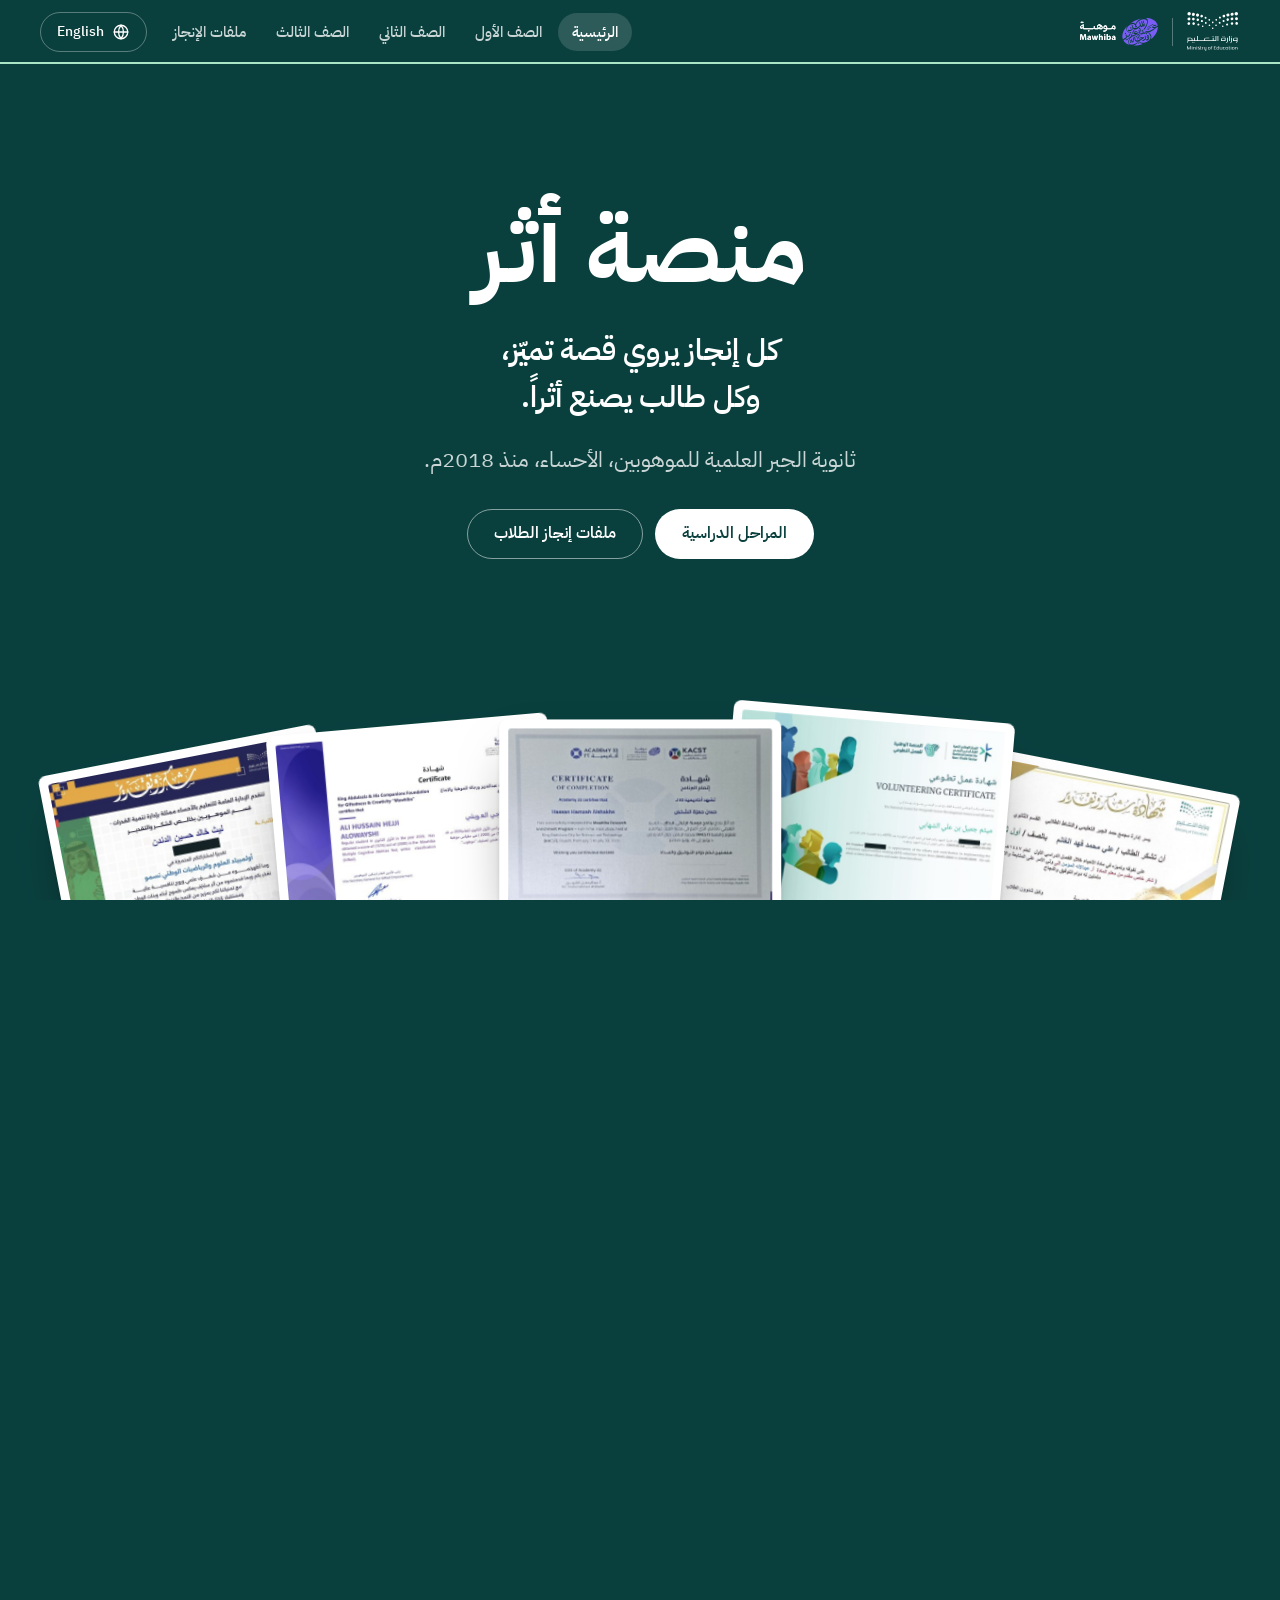
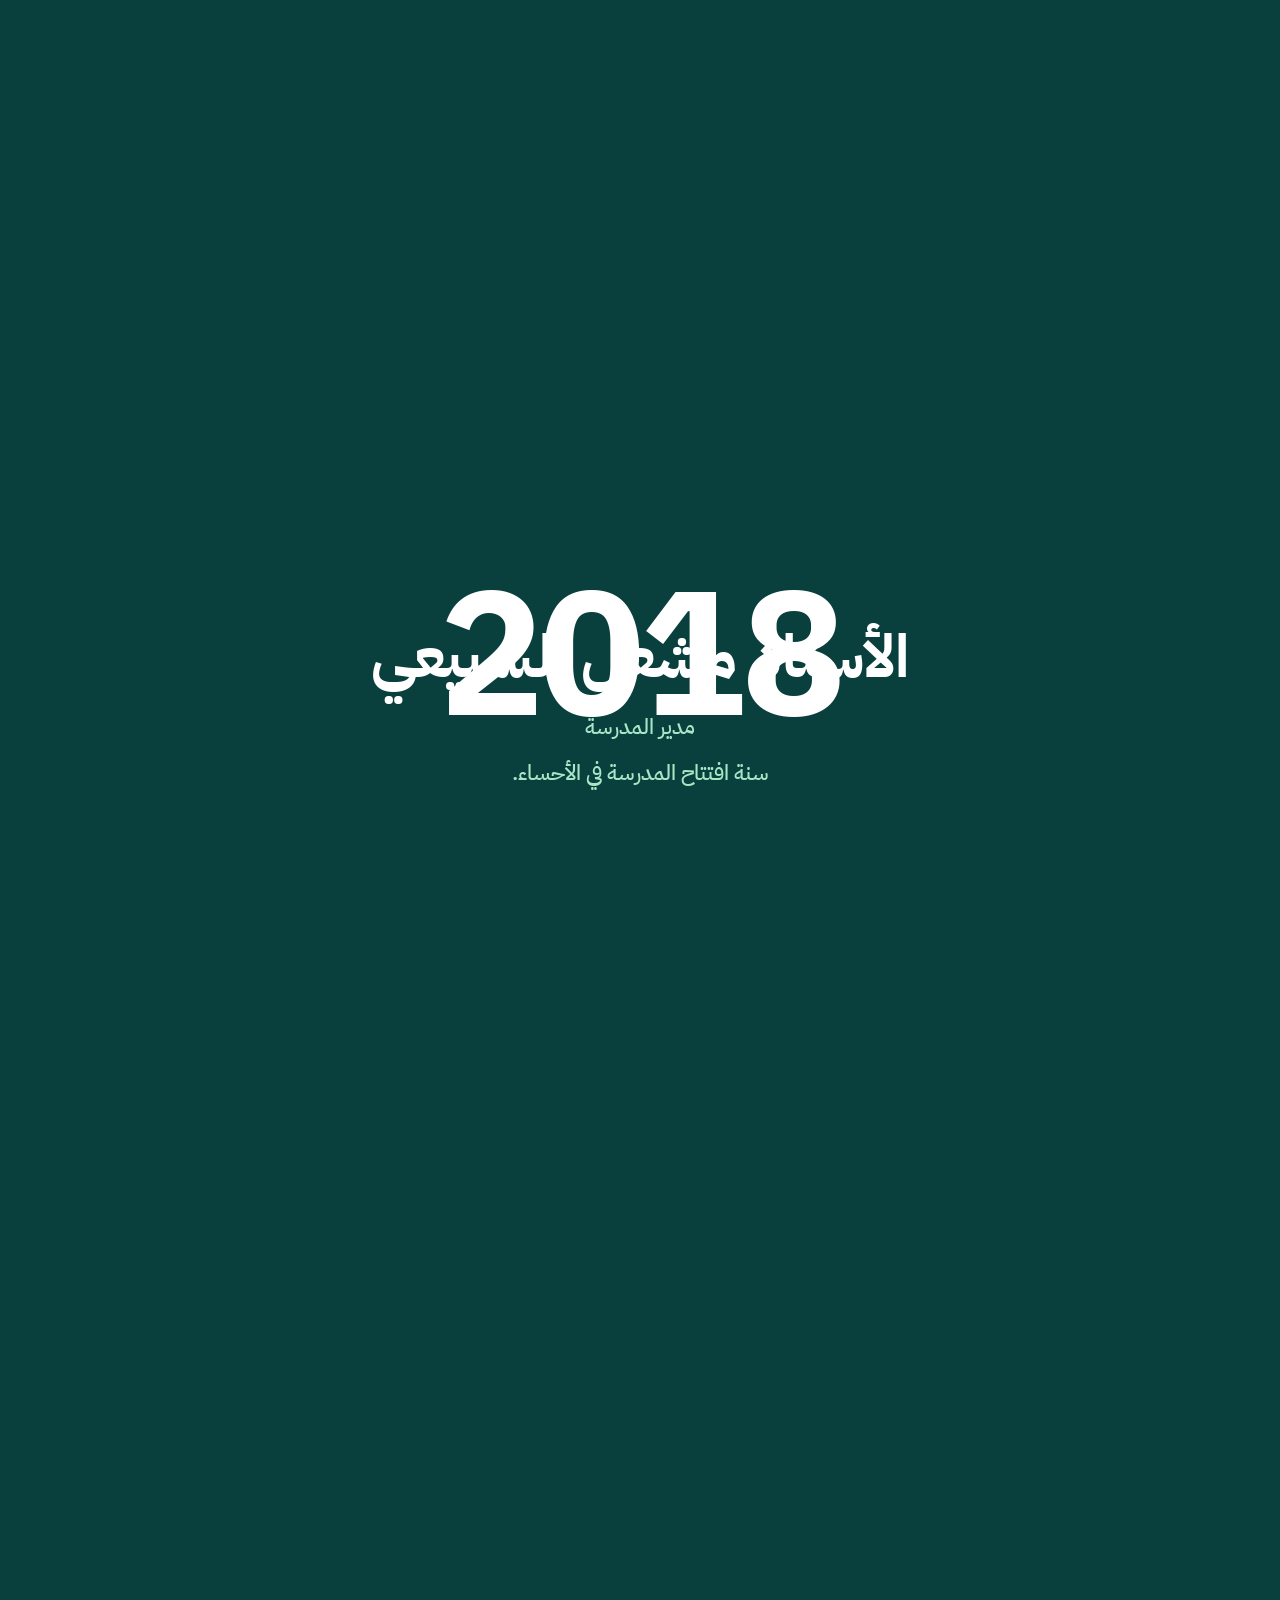
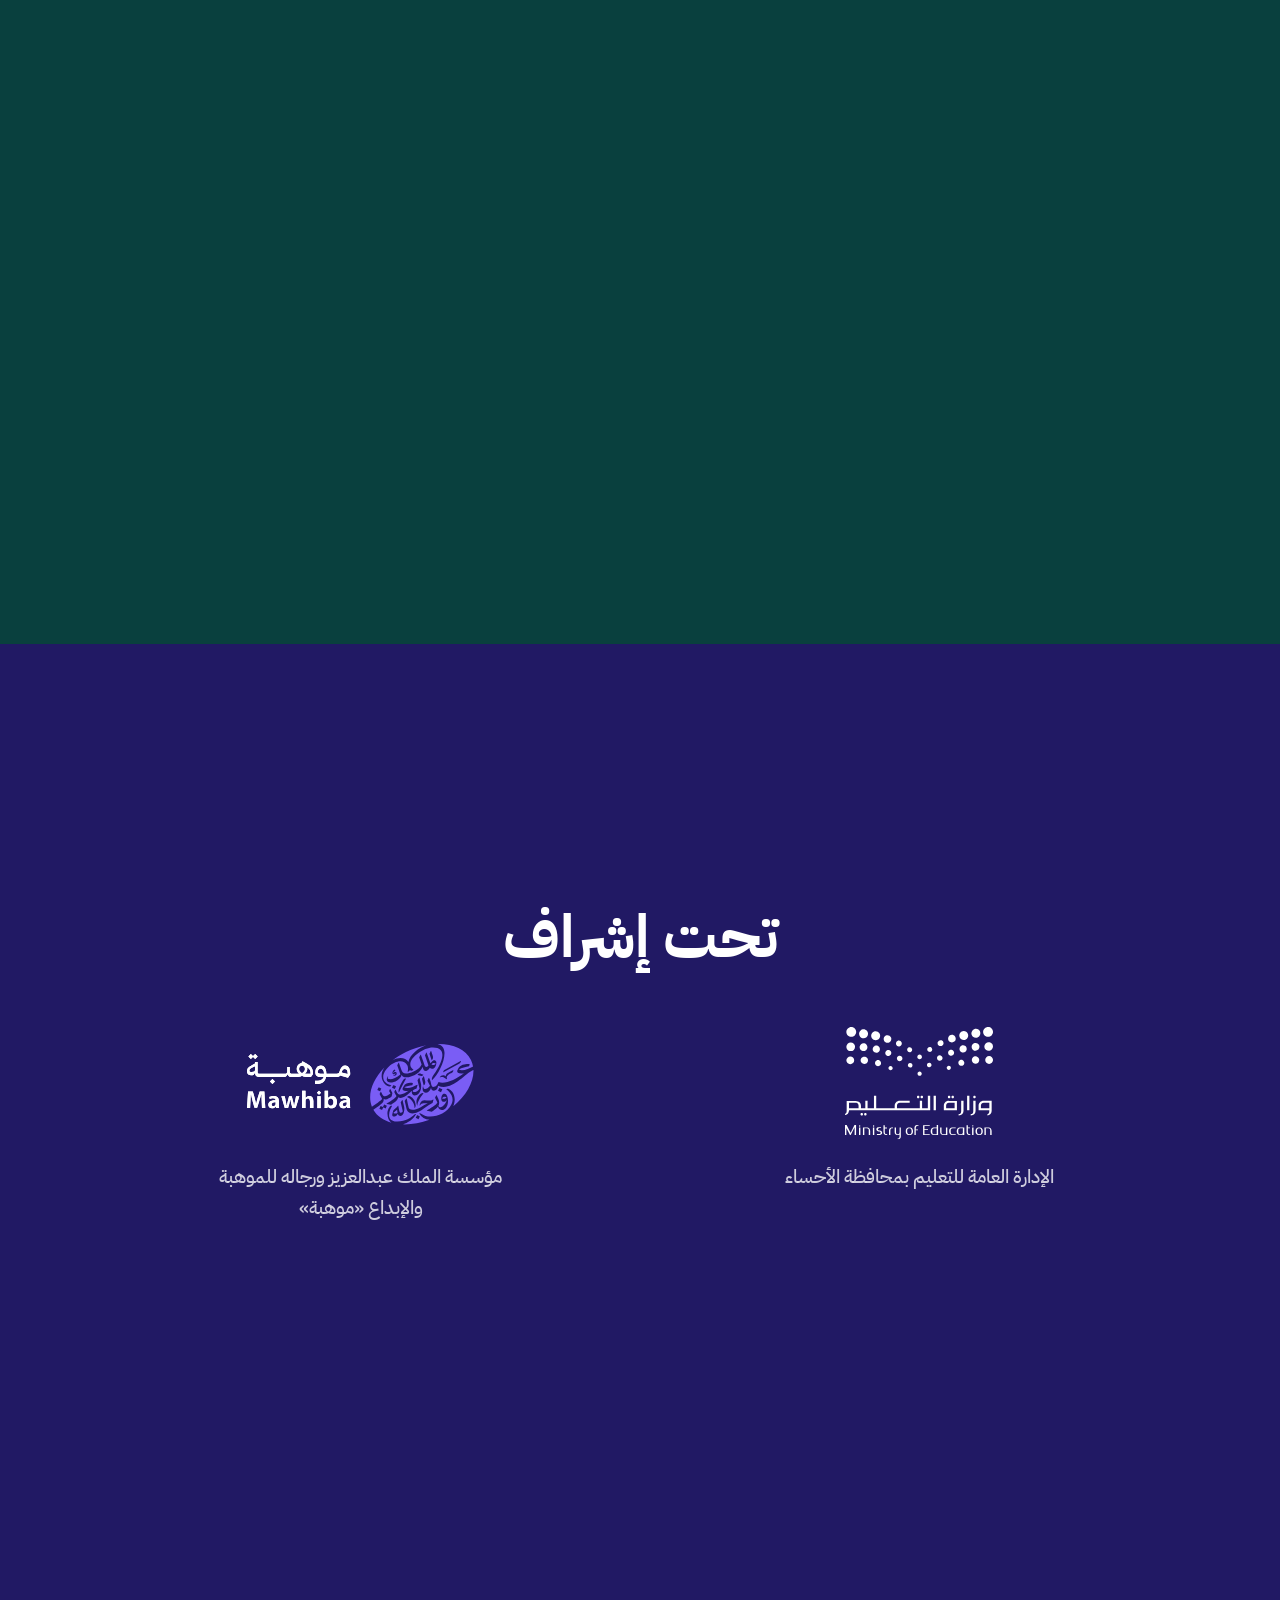
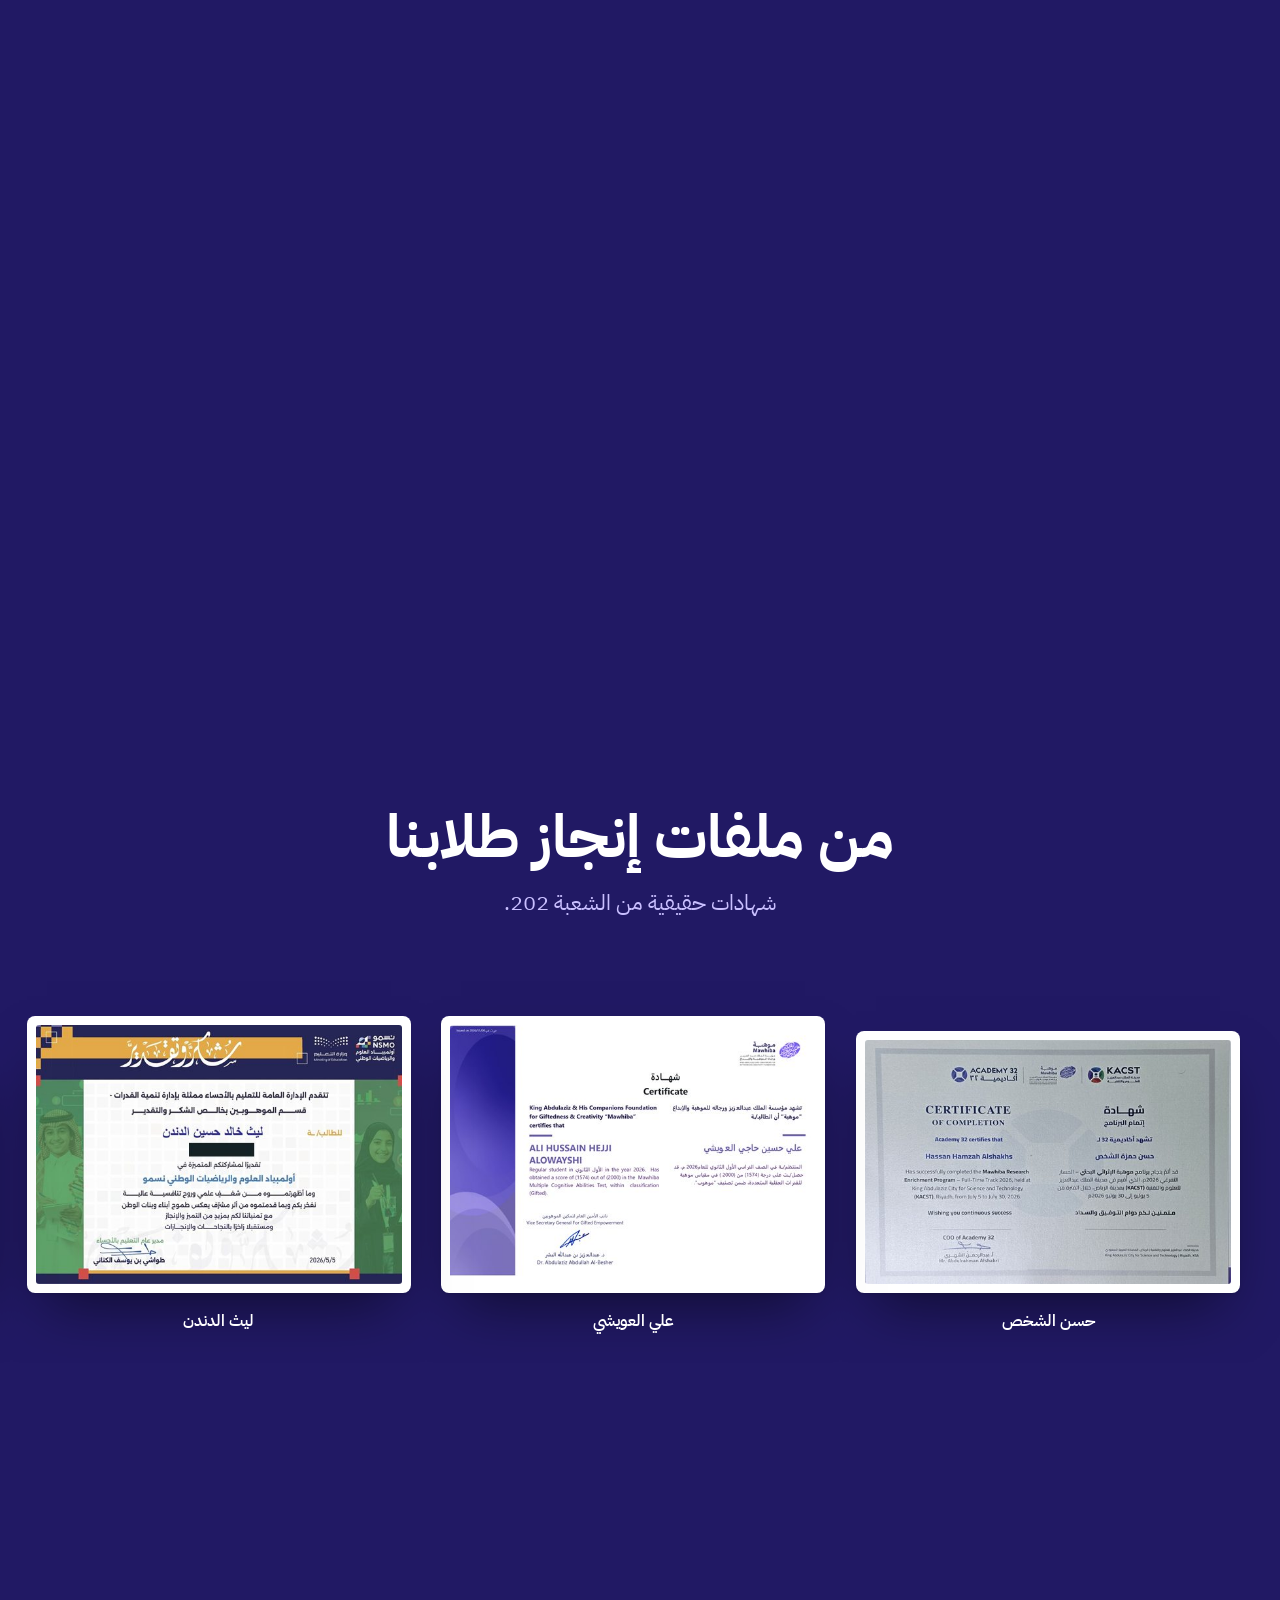
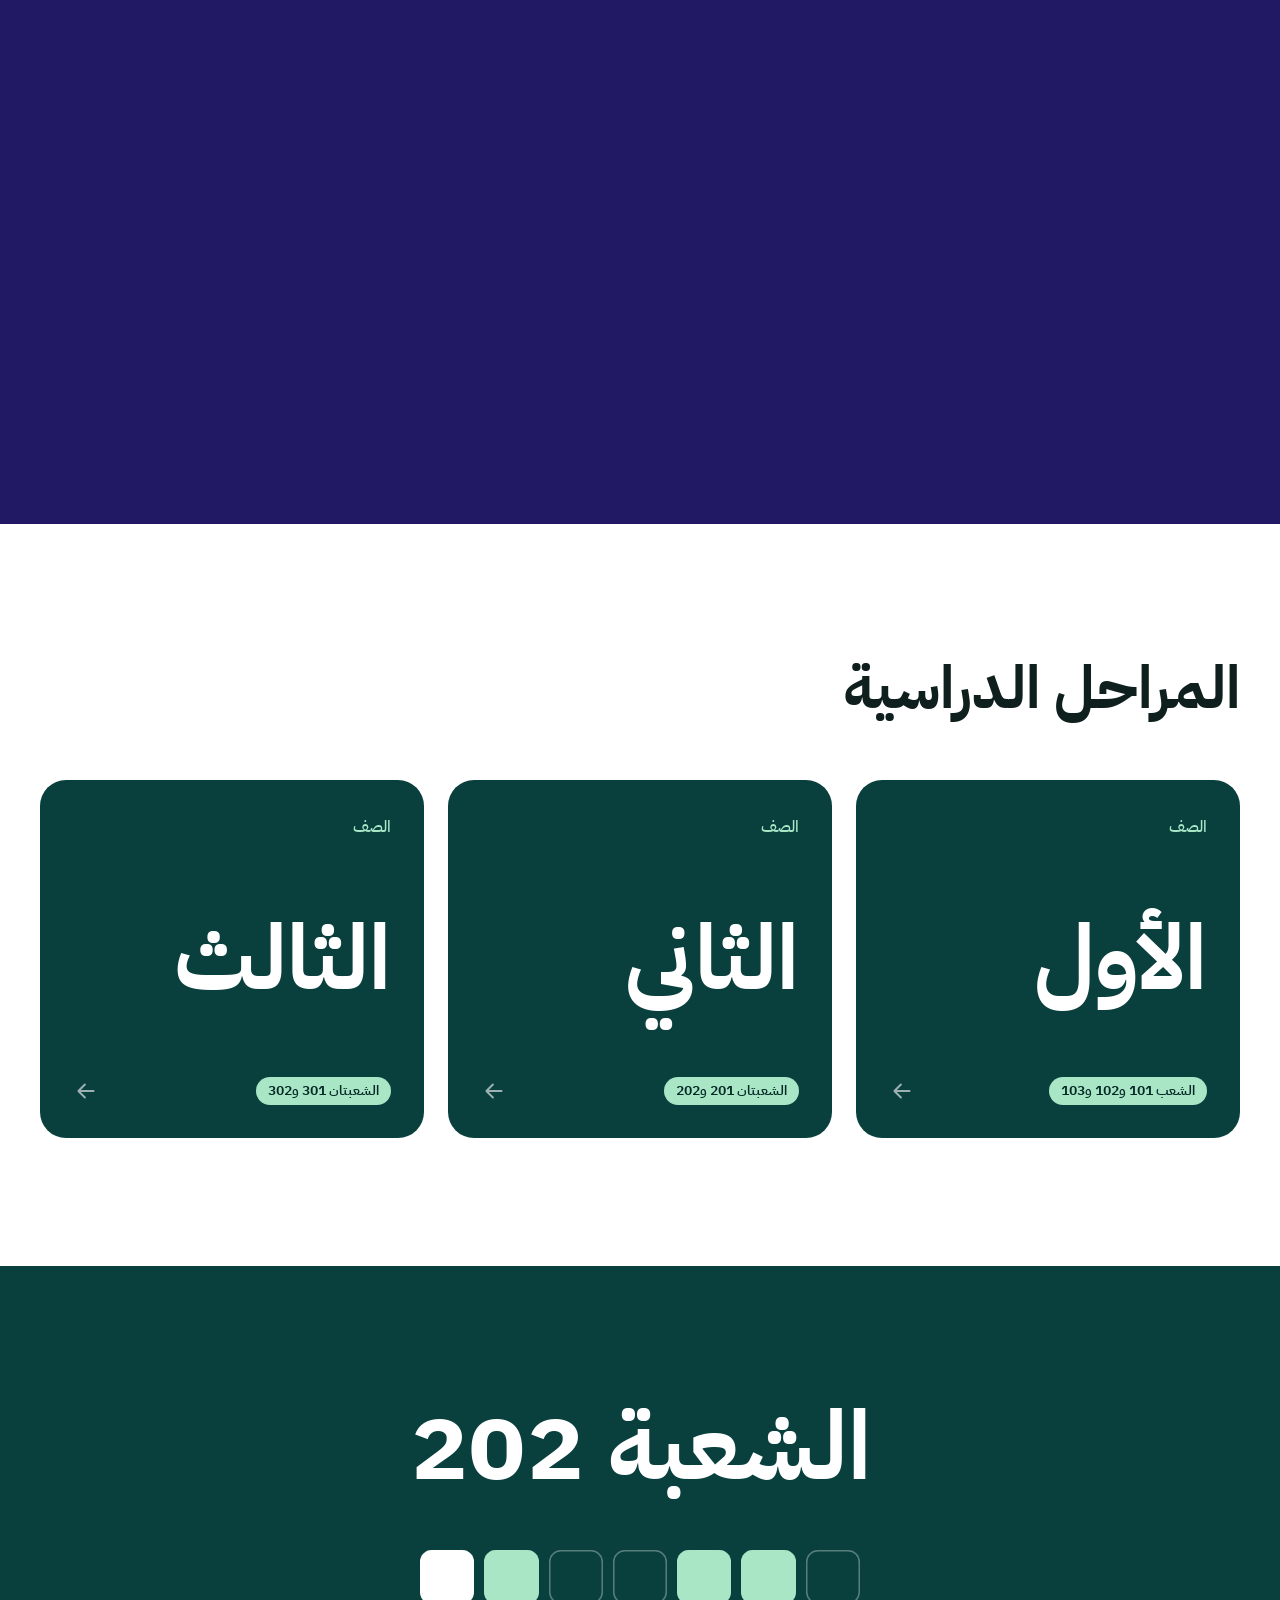
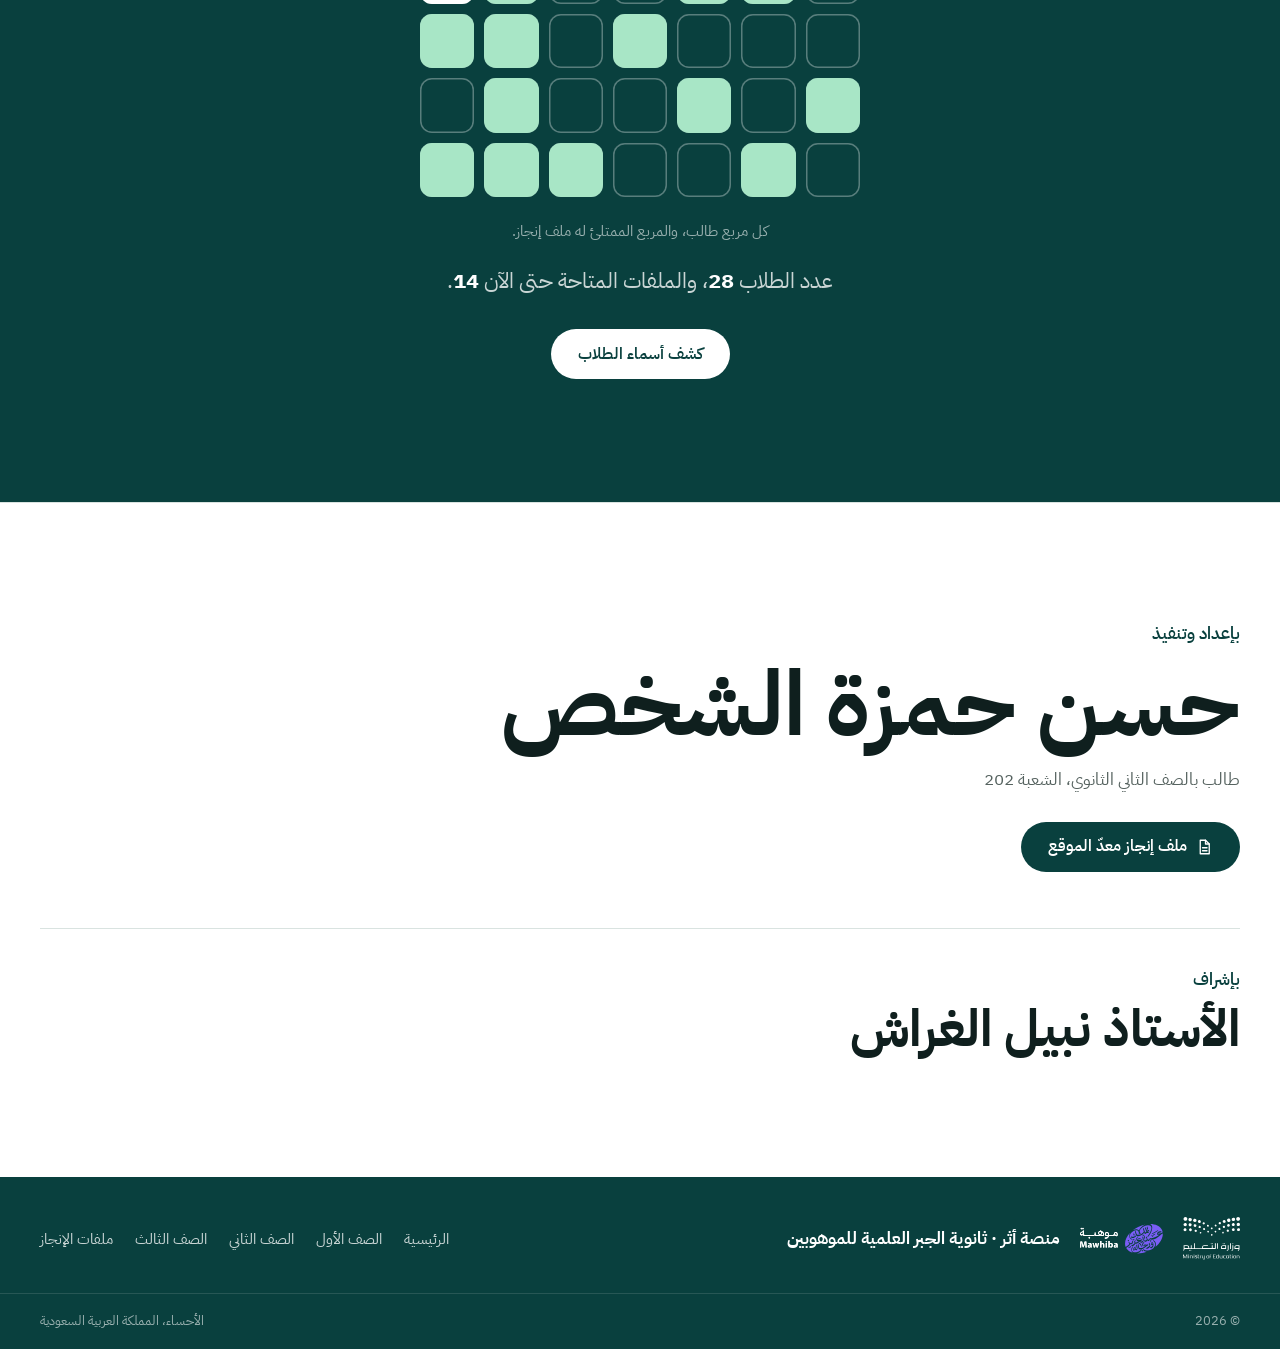
<file: index.html>
<!doctype html>
<html lang="ar" dir="rtl">
<head>
  <meta charset="utf-8">
  <meta name="viewport" content="width=device-width, initial-scale=1, viewport-fit=cover">
  <title data-en="Athar Platform | Al-Jabr Scientific Secondary School for the Gifted">منصة أثر | ثانوية الجبر العلمية للموهوبين</title>
  <meta name="description" content="ثانوية الجبر العلمية للموهوبين في محافظة الأحساء، تأسست عام 2018م وتعمل تحت إشراف الإدارة العامة للتعليم بمحافظة الأحساء ومؤسسة موهبة.">
  <meta name="theme-color" content="#09403e">
  <link rel="icon" href="assets/img/favicon.svg" type="image/svg+xml">
  <script>document.documentElement.classList.add('js');try{if(localStorage.getItem('aljabr.lang')==='en'){var d=document.documentElement;d.lang='en';d.dir='ltr';d.classList.add('i18n-pending');setTimeout(function(){d.classList.remove('i18n-pending')},1500)}}catch(e){}</script>
  <link rel="preconnect" href="https://fonts.googleapis.com">
  <link rel="preconnect" href="https://fonts.gstatic.com" crossorigin>
  <link rel="stylesheet" href="https://fonts.googleapis.com/css2?family=IBM+Plex+Sans+Arabic:wght@400;500;600;700&display=swap">
  <link rel="stylesheet" href="assets/css/site.css">
  <script src="assets/js/media.js" defer></script>
  <script src="assets/js/config.js" defer></script>
  <script src="assets/js/students.js" defer></script>
  <script src="assets/js/classes.js" defer></script>
  <script src="assets/js/site.js" defer></script>
  <script src="assets/js/portfolio.js" defer></script>
</head>
<body data-page="home">
  <header data-site-header></header>

  <main id="main">
    <!-- 1. opening: the name, then the certificates rise and spread as you scroll -->
    <section class="scene scene--pin scene--open" style="--len: 2" aria-labelledby="top-title">
      <div class="stage stage--open">
        <div class="open">
          <div class="open__copy">
            <h1 class="open__title rise" id="top-title" data-en="Athar Platform">منصة أثر</h1>
            <p class="open__tag rise" style="--i: 0.5" data-en="Every achievement tells a story of excellence,<br>and every student leaves a mark.">كل إنجاز يروي قصة تميّز،<br>وكل طالب يصنع أثراً.</p>
            <p class="open__sub rise" style="--i: 1" data-en="Al-Jabr Scientific Secondary School for the Gifted, Al-Ahsa, since 2018.">ثانوية الجبر العلمية للموهوبين، الأحساء، منذ 2018م.</p>
            <div class="actions rise" style="--i: 2">
              <a class="btn btn--white" href="#grades" data-en="Grades">المراحل الدراسية</a>
              <a class="btn btn--ghost" href="#grades" data-en="Student portfolios">ملفات إنجاز الطلاب</a>
            </div>
          </div>
          <div class="fan" aria-hidden="true">
            <div class="fan__p"><span class="paper rise rise--far" style="--i: 3.6"><img src="assets/media/laith-aldandan/05-t.jpg" width="1326" height="937" alt=""></span></div>
            <div class="fan__p"><span class="paper rise rise--far" style="--i: 2.9"><img src="assets/media/ali-alowaishi/01-t.jpg" width="1800" height="1272" alt=""></span></div>
            <div class="fan__p"><span class="paper rise rise--far" style="--i: 2.2"><img src="assets/media/hassan-alshakhs/01-t.jpg" width="1800" height="1200" alt=""></span></div>
            <div class="fan__p"><span class="paper rise rise--far" style="--i: 2.9"><img src="assets/media/maitham-alshehabi/03-t.jpg" width="1800" height="1361" alt=""></span></div>
            <div class="fan__p"><span class="paper rise rise--far" style="--i: 3.6"><img src="assets/media/ali-alghanim/03-t.jpg" width="1800" height="1125" alt=""></span></div>
          </div>
        </div>
      </div>
    </section>

    <!-- 2. the school in two facts, one per screen -->
    <section class="scene scene--pin" style="--len: 2.2" aria-labelledby="facts-title">
      <h2 class="visually-hidden" id="facts-title" data-en="About the school">عن المدرسة</h2>
      <div class="stage">
        <div class="beats beats--2">
          <div class="beat">
            <p class="numeral">2018</p>
            <p class="beat__label" data-en="The year the school opened in Al-Ahsa.">سنة افتتاح المدرسة في الأحساء.</p>
          </div>
          <div class="beat">
            <p class="beat__big" data-en="Mr. Mishal Alsubaie">الأستاذ مشعل السبيعي</p>
            <p class="beat__label" data-en="School principal">مدير المدرسة</p>
          </div>
        </div>
      </div>
    </section>

    <!-- 3. supervision: the screen turns from Ministry green to Mawhiba indigo -->
    <section class="scene scene--pin scene--sup" style="--len: 1.8" aria-labelledby="sup-title">
      <div class="stage">
        <div class="stage__bg" aria-hidden="true"></div>
        <h2 class="h2" id="sup-title" data-en="Supervised by">تحت إشراف</h2>
        <div class="sup">
          <div class="sup__org">
            <img src="assets/img/logos/moe-white.svg" width="54" height="42" alt="شعار وزارة التعليم" data-en-alt="Ministry of Education logo">
            <p data-en="General Administration of Education in Al-Ahsa">الإدارة العامة للتعليم بمحافظة الأحساء</p>
          </div>
          <div class="sup__org">
            <img class="is-wide" src="assets/img/logos/mawhiba-white.svg" width="133" height="48" alt="شعار موهبة" data-en-alt="Mawhiba logo">
            <p data-en="King Abdulaziz &amp; His Companions Foundation for Giftedness &amp; Creativity (Mawhiba)">مؤسسة الملك عبدالعزيز ورجاله للموهبة والإبداع «موهبة»</p>
          </div>
        </div>
      </div>
    </section>

    <!-- 4. real certificates, moving sideways as you scroll; each opens its student's portfolio -->
    <section class="scene scene--pin scene--indigo scene--reel" style="--len: 3.4" aria-labelledby="reel-title">
      <div class="stage stage--bleed">
        <div class="reel-head">
          <h2 class="h2" id="reel-title" data-en="From our students’ portfolios">من ملفات إنجاز طلابنا</h2>
          <p data-en="Real certificates from class 202.">شهادات حقيقية من الشعبة 202.</p>
        </div>
        <div class="reel">
          <ul class="reel__track">
            <li><a class="reel__card" href="hassan.html">
              <span class="paper"><img src="assets/media/hassan-alshakhs/01-t.jpg" srcset="assets/media/hassan-alshakhs/01-t.jpg 560w, assets/media/hassan-alshakhs/01.jpg 1800w" sizes="(max-width: 767px) 72vw, 30vw" width="1800" height="1200" loading="lazy" decoding="async" alt="شهادة إتمام برنامج موهبة الإثرائي البحثي" data-en-alt="Mawhiba Research Enrichment Program certificate"></span>
              <span class="reel__name" data-en="Hassan Alshakhs">حسن الشخص</span></a></li>
            <li><a class="reel__card" href="student.html?id=ali-alowaishi">
              <span class="paper"><img src="assets/media/ali-alowaishi/01-t.jpg" srcset="assets/media/ali-alowaishi/01-t.jpg 560w, assets/media/ali-alowaishi/01.jpg 1800w" sizes="(max-width: 767px) 72vw, 30vw" width="1800" height="1272" loading="lazy" decoding="async" alt="شهادة مقياس موهبة" data-en-alt="Mawhiba test certificate"></span>
              <span class="reel__name" data-en="Ali Alowayshi">علي العويشي</span></a></li>
            <li><a class="reel__card" href="student.html?id=laith-aldandan">
              <span class="paper"><img src="assets/media/laith-aldandan/05-t.jpg" srcset="assets/media/laith-aldandan/05-t.jpg 560w, assets/media/laith-aldandan/05.jpg 1326w" sizes="(max-width: 767px) 72vw, 30vw" width="1326" height="937" loading="lazy" decoding="async" alt="شهادة شكر من أولمبياد العلوم والرياضيات الوطني «نسمو»" data-en-alt="Certificate of thanks, National Science and Mathematics Olympiad"></span>
              <span class="reel__name" data-en="Laith Aldandan">ليث الدندن</span></a></li>
            <li><a class="reel__card" href="student.html?id=ali-alghanim">
              <span class="paper"><img src="assets/media/ali-alghanim/03-t.jpg" srcset="assets/media/ali-alghanim/03-t.jpg 560w, assets/media/ali-alghanim/03.jpg 1800w" sizes="(max-width: 767px) 72vw, 30vw" width="1800" height="1125" loading="lazy" decoding="async" alt="شهادة شكر وتقدير من المدرسة" data-en-alt="Certificate of appreciation from the school"></span>
              <span class="reel__name" data-en="Ali Alghanim">علي الغانم</span></a></li>
            <li><a class="reel__card" href="student.html?id=maitham-alshehabi">
              <span class="paper"><img src="assets/media/maitham-alshehabi/03-t.jpg" srcset="assets/media/maitham-alshehabi/03-t.jpg 560w, assets/media/maitham-alshehabi/03.jpg 1800w" sizes="(max-width: 767px) 72vw, 30vw" width="1800" height="1361" loading="lazy" decoding="async" alt="شهادة عمل تطوعي" data-en-alt="Volunteering certificate"></span>
              <span class="reel__name" data-en="Maitham Alshahabi">ميثم الشهابي</span></a></li>
            <li><a class="reel__card" href="student.html?id=ali-alowaishi">
              <span class="paper"><img src="assets/media/ali-alowaishi/06-t.jpg" srcset="assets/media/ali-alowaishi/06-t.jpg 560w, assets/media/ali-alowaishi/06.jpg 1069w" sizes="(max-width: 767px) 72vw, 30vw" width="1069" height="845" loading="lazy" decoding="async" alt="شهادة المدرسة الصيفية للذكاء الاصطناعي، جامعة الملك خالد" data-en-alt="AI Summer School certificate, King Khalid University"></span>
              <span class="reel__name" data-en="Ali Alowayshi">علي العويشي</span></a></li>
            <li><a class="reel__card" href="student.html?id=laith-aldandan">
              <span class="paper"><img src="assets/media/laith-aldandan/03-t.jpg" srcset="assets/media/laith-aldandan/03-t.jpg 560w, assets/media/laith-aldandan/03.jpg 1280w" sizes="(max-width: 767px) 72vw, 30vw" width="1280" height="720" loading="lazy" decoding="async" alt="شهادة حضور برنامج تدريبي للموهوبين" data-en-alt="Gifted program attendance certificate"></span>
              <span class="reel__name" data-en="Laith Aldandan">ليث الدندن</span></a></li>
            <li><a class="reel__card" href="student.html?id=maitham-alshehabi">
              <span class="paper"><img src="assets/media/maitham-alshehabi/04-t.jpg" srcset="assets/media/maitham-alshehabi/04-t.jpg 560w, assets/media/maitham-alshehabi/04.jpg 1600w" sizes="(max-width: 767px) 72vw, 30vw" width="1600" height="1131" loading="lazy" decoding="async" alt="شهادة إتمام مشاركة من موهبة" data-en-alt="Mawhiba certificate of completion"></span>
              <span class="reel__name" data-en="Maitham Alshahabi">ميثم الشهابي</span></a></li>
          </ul>
        </div>
      </div>
    </section>

    <!-- 5. grades -->
    <section class="section section--clip" id="grades" aria-labelledby="grades-title">
      <div class="container">
        <h2 class="h2" id="grades-title" data-en="Grades">المراحل الدراسية</h2>
        <div class="panels">
          <a class="panel panel--on" href="grade-10.html">
            <span class="panel__top" data-en="Grade">الصف</span>
            <span class="panel__word" data-en="10">الأول</span>
            <span class="panel__foot"><span class="chip chip--ok" data-en="Classes 101, 102 and 103">الشعب 101 و102 و103</span><span data-icon="arrow" data-icon-class="flip-rtl"></span></span>
          </a>
          <a class="panel panel--on" href="grade-11.html">
            <span class="panel__top" data-en="Grade">الصف</span>
            <span class="panel__word" data-en="11">الثاني</span>
            <span class="panel__foot"><span class="chip chip--ok" data-en="Classes 201 and 202">الشعبتان 201 و202</span><span data-icon="arrow" data-icon-class="flip-rtl"></span></span>
          </a>
          <a class="panel panel--on" href="grade-12.html">
            <span class="panel__top" data-en="Grade">الصف</span>
            <span class="panel__word" data-en="12">الثالث</span>
            <span class="panel__foot"><span class="chip chip--ok" data-en="Classes 301 and 302">الشعبتان 301 و302</span><span data-icon="arrow" data-icon-class="flip-rtl"></span></span>
          </a>
        </div>
      </div>
    </section>

    <!-- 6. class 202 at a glance: one square per student -->
    <section class="scene class-cta" aria-labelledby="class-title">
      <div class="stage">
        <h2 class="h2" id="class-title" data-en="Class 202">الشعبة 202</h2>
        <div class="viz" data-viz aria-hidden="true"></div>
        <p class="viz-key" data-en="Each square is a student. Filled squares have a portfolio.">كل مربع طالب، والمربع الممتلئ له ملف إنجاز.</p>
        <p class="class-cta__text" data-en="<b data-count-students>28</b> students. <b data-count-portfolios>14</b> portfolios are ready so far.">عدد الطلاب <b data-count-students>28</b>، والملفات المتاحة حتى الآن <b data-count-portfolios>14</b>.</p>
        <div class="actions"><a class="btn btn--white" href="class-202.html" data-en="Open the class list">كشف أسماء الطلاب</a></div>
      </div>
    </section>
  </main>

  <footer data-site-footer="home"></footer>
</body>
</html>
</file>
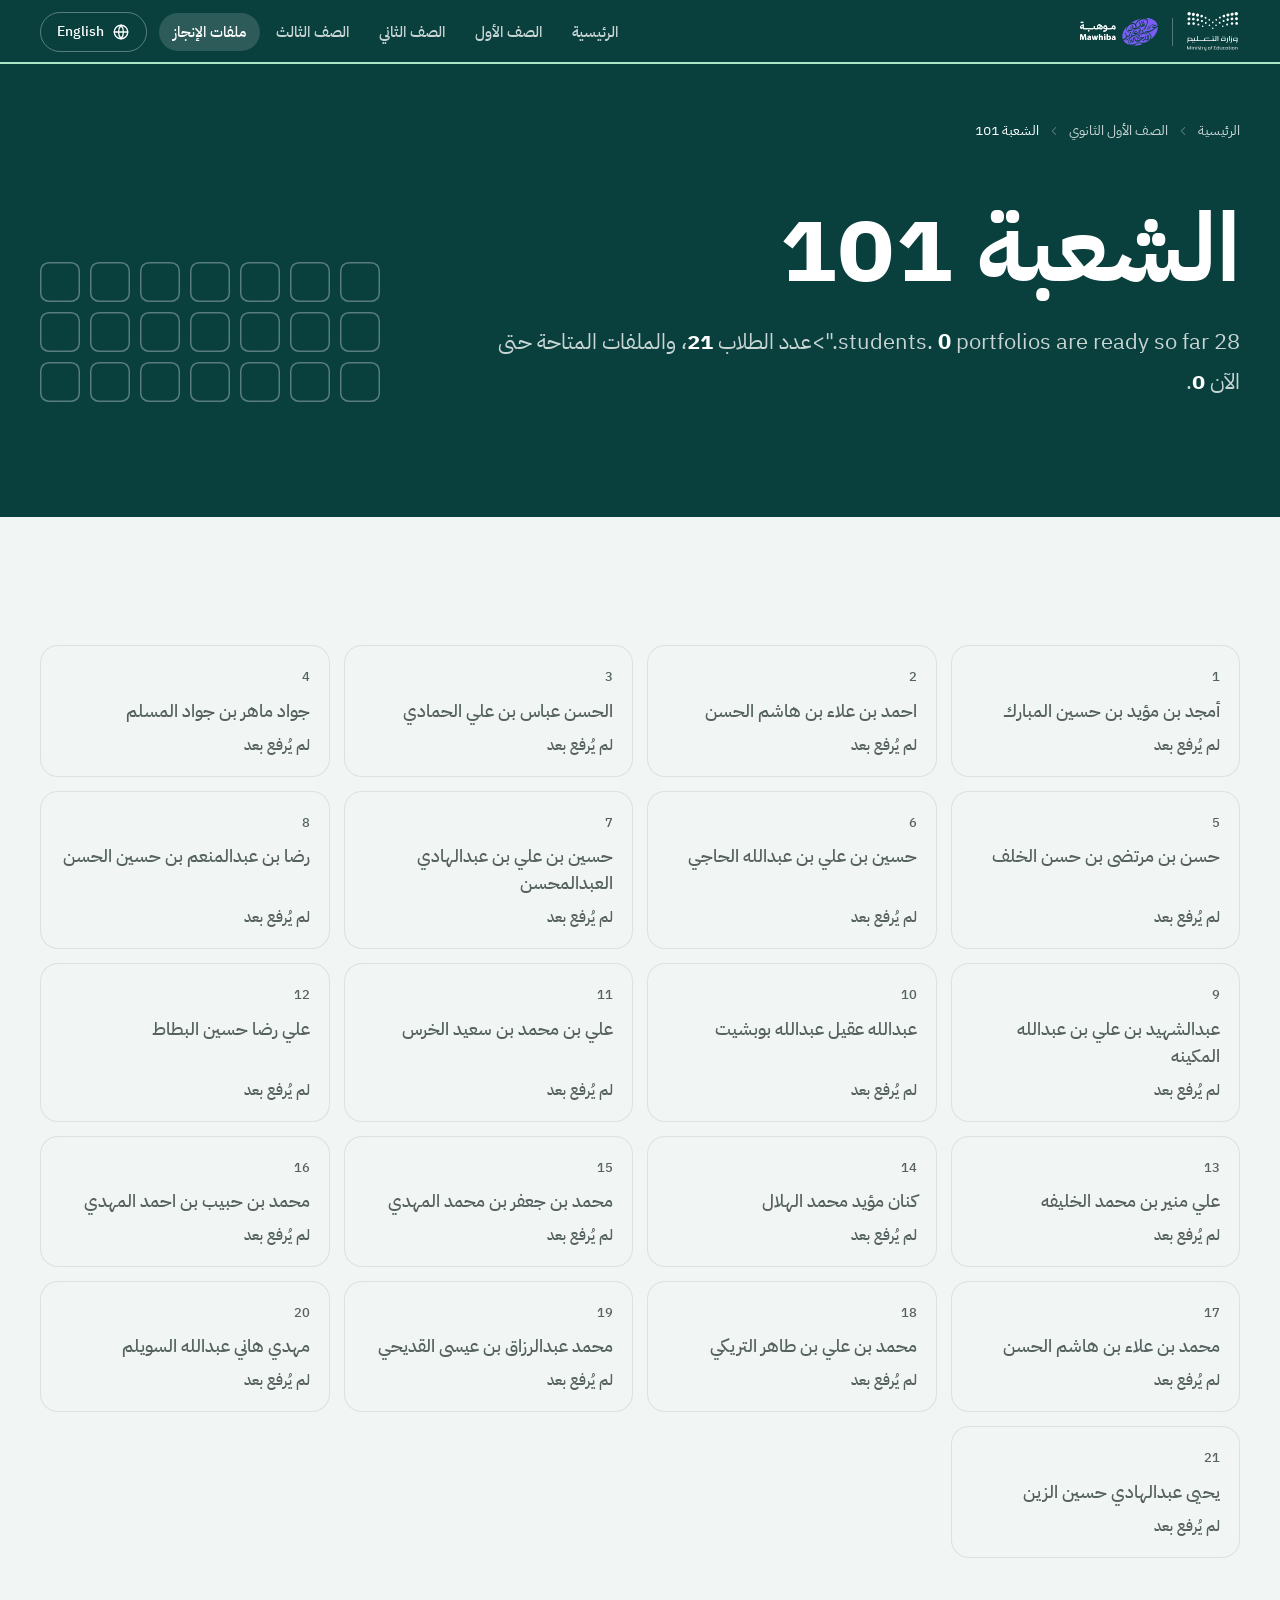
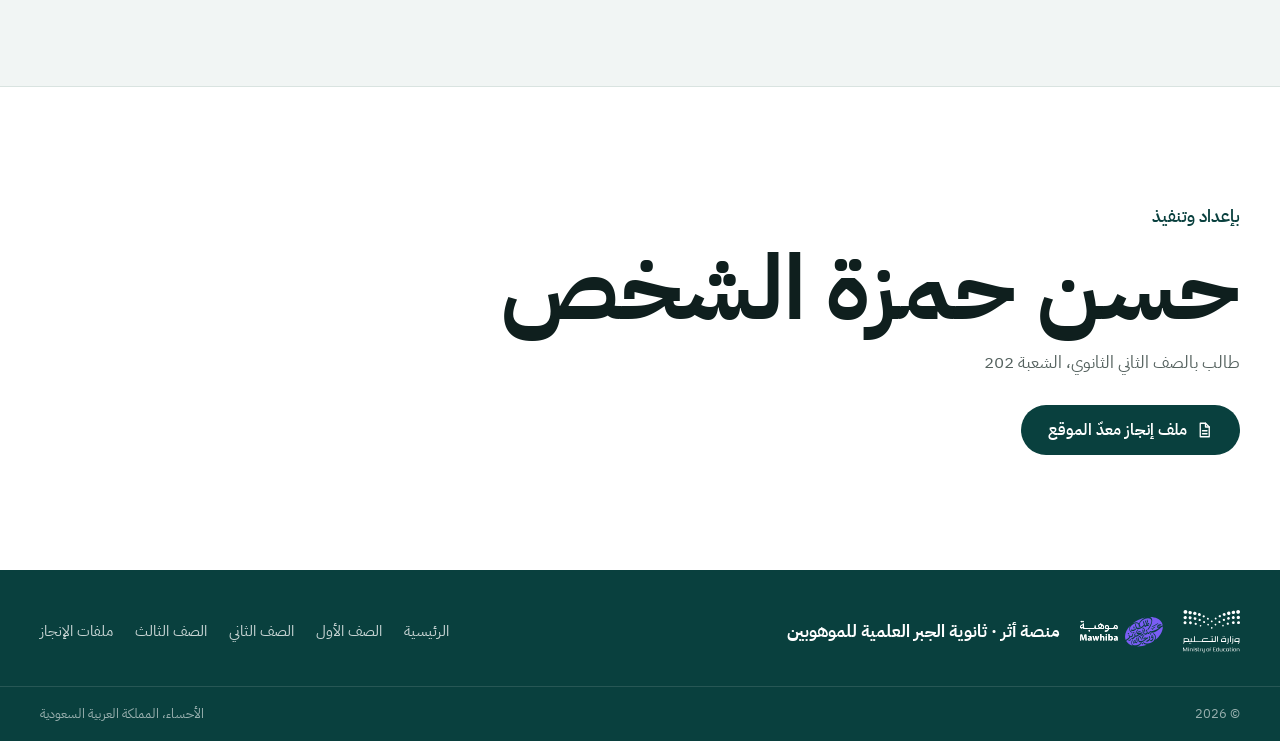
<file: class-101.html>
<!doctype html>
<html lang="ar" dir="rtl">
<head>
  <meta charset="utf-8">
  <meta name="viewport" content="width=device-width, initial-scale=1, viewport-fit=cover">
  <title data-en="Class 101 | Al-Jabr Scientific Secondary School for the Gifted">الشعبة 101 | ثانوية الجبر العلمية للموهوبين</title>
  <meta name="description" content="كشف أسماء طلاب الشعبة 101 في ثانوية الجبر العلمية للموهوبين، مع روابط ملفات إنجازهم.">
  <meta name="theme-color" content="#09403e">
  <link rel="icon" href="assets/img/favicon.svg" type="image/svg+xml">
  <script>document.documentElement.classList.add('js');try{if(localStorage.getItem('aljabr.lang')==='en'){var d=document.documentElement;d.lang='en';d.dir='ltr';d.classList.add('i18n-pending');setTimeout(function(){d.classList.remove('i18n-pending')},1500)}}catch(e){}</script>
  <link rel="preconnect" href="https://fonts.googleapis.com">
  <link rel="preconnect" href="https://fonts.gstatic.com" crossorigin>
  <link rel="stylesheet" href="https://fonts.googleapis.com/css2?family=IBM+Plex+Sans+Arabic:wght@400;500;600;700&display=swap">
  <link rel="stylesheet" href="assets/css/site.css">
  <script src="assets/js/media.js" defer></script>
  <script src="assets/js/config.js" defer></script>
  <script src="assets/js/students.js" defer></script>
  <script src="assets/js/classes.js" defer></script>
  <script src="assets/js/site.js" defer></script>
  <script src="assets/js/portfolio.js" defer></script>
</head>
<body data-page="pf">
  <header data-site-header></header>

  <main id="main">
    <div class="head head--split">
      <div class="container head__in">
        <div class="head__text">
          <nav class="crumbs" aria-label="مسار التصفح" data-en-aria="Breadcrumb"><a href="index.html" data-en="Home">الرئيسية</a><span data-icon="chevronR" data-icon-class="flip-rtl"></span><a href="grade-10.html" data-en="Grade 10">الصف الأول الثانوي</a><span data-icon="chevronR" data-icon-class="flip-rtl"></span><span aria-current="page" data-en="Class 101">الشعبة 101</span></nav>
          <h1 class="head__title rise" data-en="Class 101">الشعبة 101</h1>
          <p class="head__sub rise" style="--i: 1" data-en="<b data-count-students="101">28</b> students. <b data-count-portfolios="101">14</b> portfolios are ready so far.">عدد الطلاب <b data-count-students="101">28</b>، والملفات المتاحة حتى الآن <b data-count-portfolios="101">14</b>.</p>
        </div>
        <div class="viz rise" style="--i: 2" data-viz="101" aria-hidden="true"></div>
      </div>
    </div>

    <section class="section section--mist" aria-labelledby="list">
      <div class="container">
        <h2 class="visually-hidden" id="list" data-en="Student list">كشف أسماء الطلاب</h2>
        <div data-roster="101"></div>
      </div>
    </section>
  </main>

  <footer data-site-footer></footer>
</body>
</html>
</file>
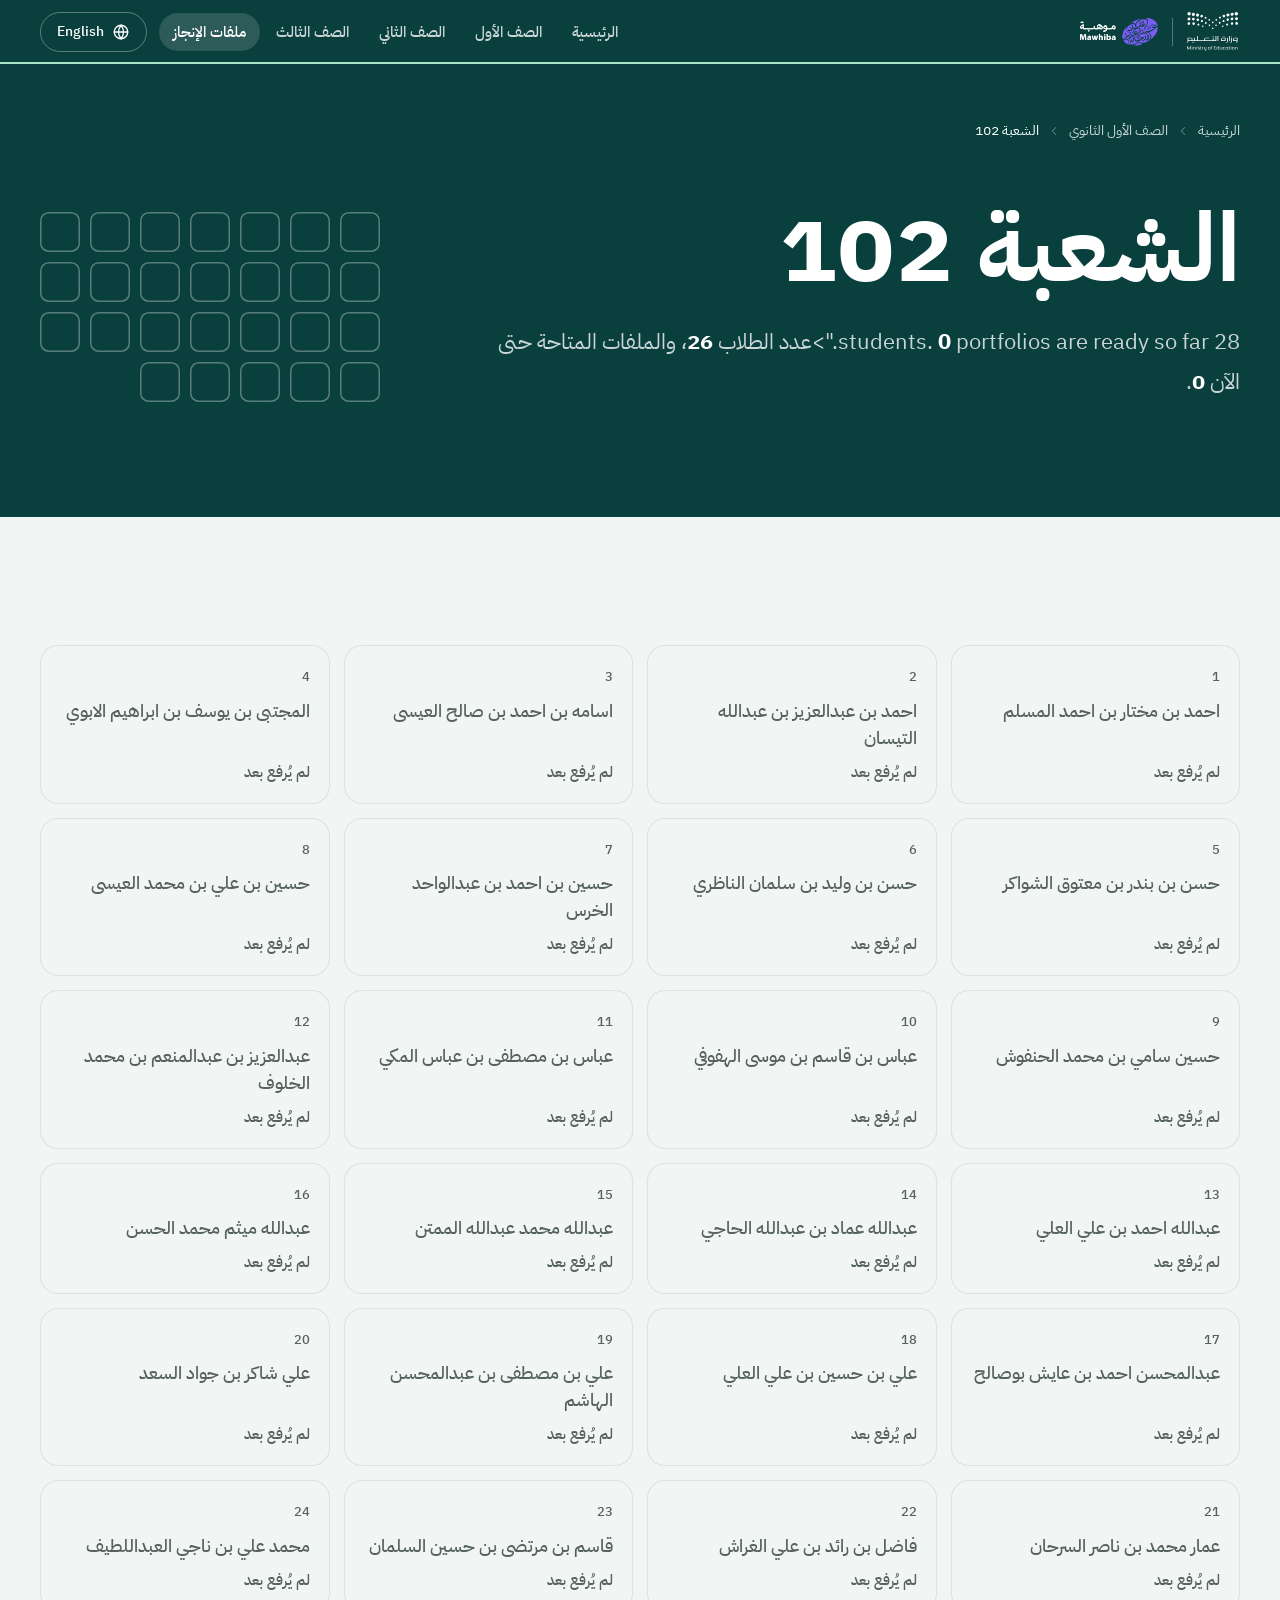
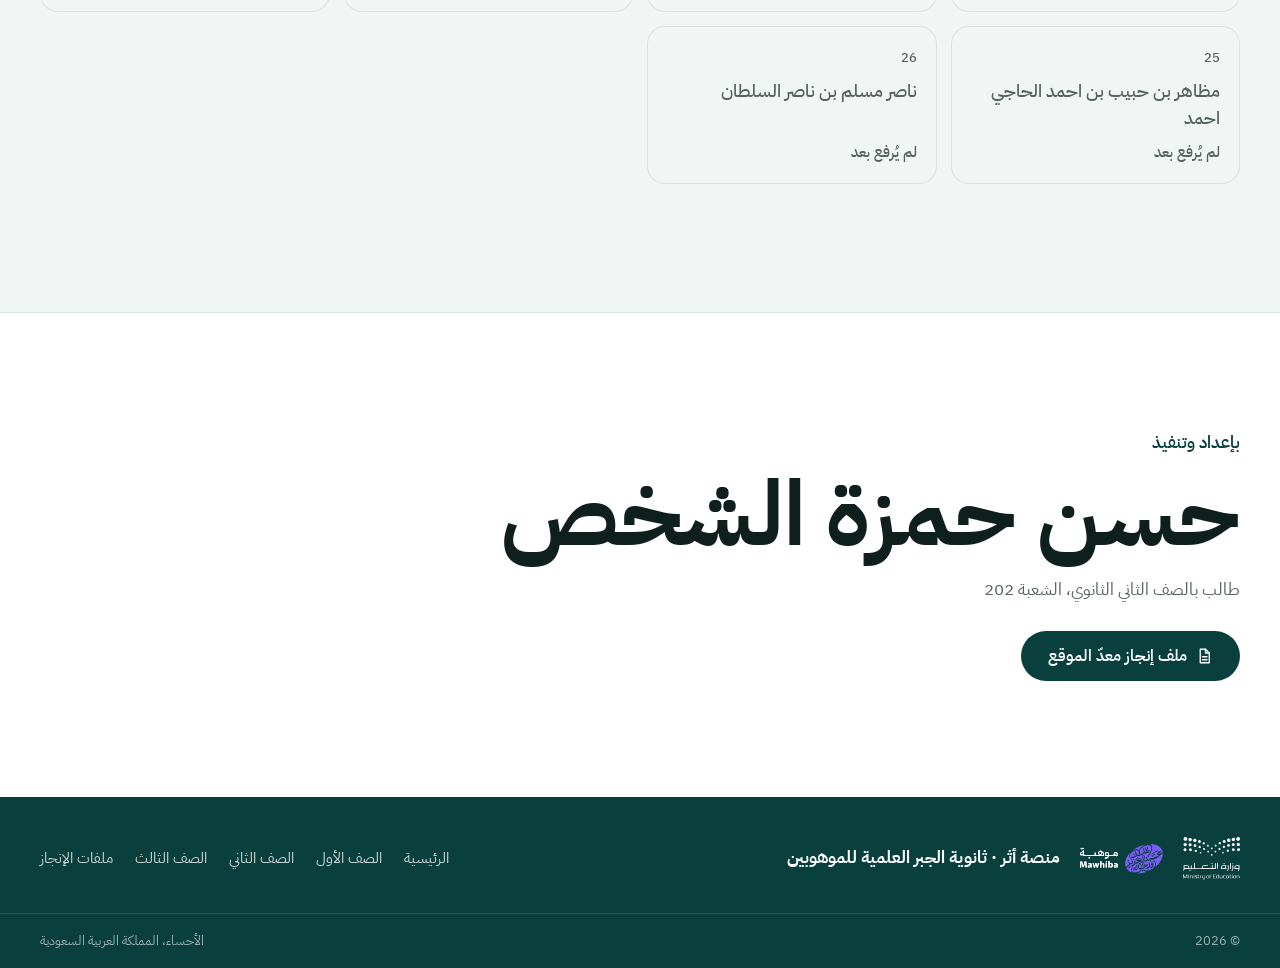
<file: class-102.html>
<!doctype html>
<html lang="ar" dir="rtl">
<head>
  <meta charset="utf-8">
  <meta name="viewport" content="width=device-width, initial-scale=1, viewport-fit=cover">
  <title data-en="Class 102 | Al-Jabr Scientific Secondary School for the Gifted">الشعبة 102 | ثانوية الجبر العلمية للموهوبين</title>
  <meta name="description" content="كشف أسماء طلاب الشعبة 102 في ثانوية الجبر العلمية للموهوبين، مع روابط ملفات إنجازهم.">
  <meta name="theme-color" content="#09403e">
  <link rel="icon" href="assets/img/favicon.svg" type="image/svg+xml">
  <script>document.documentElement.classList.add('js');try{if(localStorage.getItem('aljabr.lang')==='en'){var d=document.documentElement;d.lang='en';d.dir='ltr';d.classList.add('i18n-pending');setTimeout(function(){d.classList.remove('i18n-pending')},1500)}}catch(e){}</script>
  <link rel="preconnect" href="https://fonts.googleapis.com">
  <link rel="preconnect" href="https://fonts.gstatic.com" crossorigin>
  <link rel="stylesheet" href="https://fonts.googleapis.com/css2?family=IBM+Plex+Sans+Arabic:wght@400;500;600;700&display=swap">
  <link rel="stylesheet" href="assets/css/site.css">
  <script src="assets/js/media.js" defer></script>
  <script src="assets/js/config.js" defer></script>
  <script src="assets/js/students.js" defer></script>
  <script src="assets/js/classes.js" defer></script>
  <script src="assets/js/site.js" defer></script>
  <script src="assets/js/portfolio.js" defer></script>
</head>
<body data-page="pf">
  <header data-site-header></header>

  <main id="main">
    <div class="head head--split">
      <div class="container head__in">
        <div class="head__text">
          <nav class="crumbs" aria-label="مسار التصفح" data-en-aria="Breadcrumb"><a href="index.html" data-en="Home">الرئيسية</a><span data-icon="chevronR" data-icon-class="flip-rtl"></span><a href="grade-10.html" data-en="Grade 10">الصف الأول الثانوي</a><span data-icon="chevronR" data-icon-class="flip-rtl"></span><span aria-current="page" data-en="Class 102">الشعبة 102</span></nav>
          <h1 class="head__title rise" data-en="Class 102">الشعبة 102</h1>
          <p class="head__sub rise" style="--i: 1" data-en="<b data-count-students="102">28</b> students. <b data-count-portfolios="102">14</b> portfolios are ready so far.">عدد الطلاب <b data-count-students="102">28</b>، والملفات المتاحة حتى الآن <b data-count-portfolios="102">14</b>.</p>
        </div>
        <div class="viz rise" style="--i: 2" data-viz="102" aria-hidden="true"></div>
      </div>
    </div>

    <section class="section section--mist" aria-labelledby="list">
      <div class="container">
        <h2 class="visually-hidden" id="list" data-en="Student list">كشف أسماء الطلاب</h2>
        <div data-roster="102"></div>
      </div>
    </section>
  </main>

  <footer data-site-footer></footer>
</body>
</html>
</file>
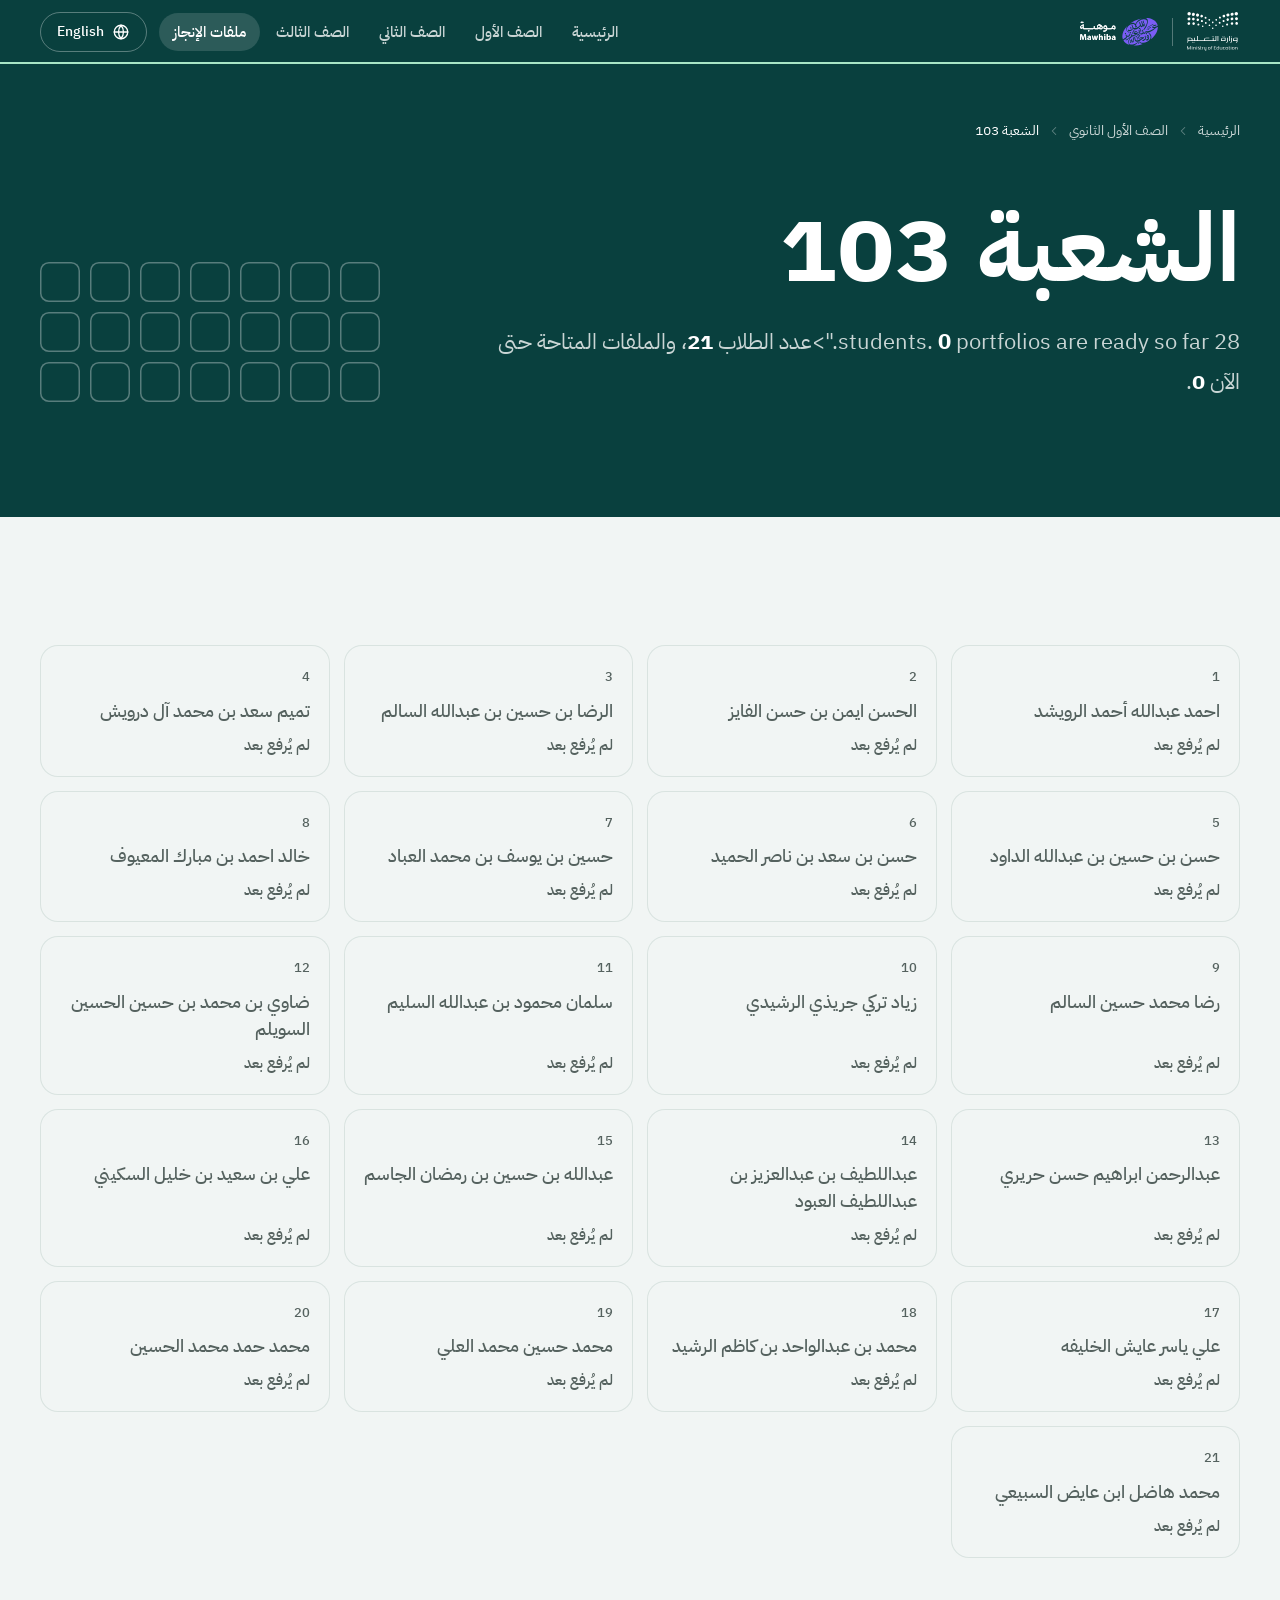
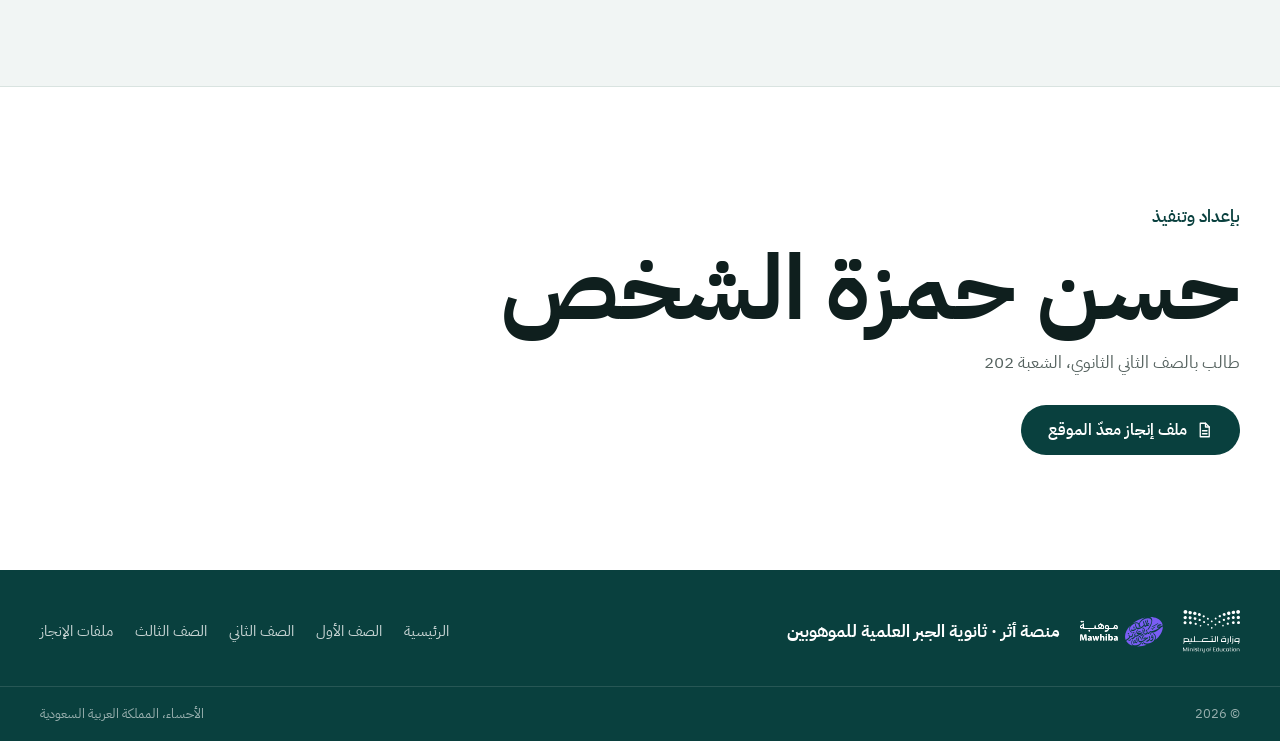
<file: class-103.html>
<!doctype html>
<html lang="ar" dir="rtl">
<head>
  <meta charset="utf-8">
  <meta name="viewport" content="width=device-width, initial-scale=1, viewport-fit=cover">
  <title data-en="Class 103 | Al-Jabr Scientific Secondary School for the Gifted">الشعبة 103 | ثانوية الجبر العلمية للموهوبين</title>
  <meta name="description" content="كشف أسماء طلاب الشعبة 103 في ثانوية الجبر العلمية للموهوبين، مع روابط ملفات إنجازهم.">
  <meta name="theme-color" content="#09403e">
  <link rel="icon" href="assets/img/favicon.svg" type="image/svg+xml">
  <script>document.documentElement.classList.add('js');try{if(localStorage.getItem('aljabr.lang')==='en'){var d=document.documentElement;d.lang='en';d.dir='ltr';d.classList.add('i18n-pending');setTimeout(function(){d.classList.remove('i18n-pending')},1500)}}catch(e){}</script>
  <link rel="preconnect" href="https://fonts.googleapis.com">
  <link rel="preconnect" href="https://fonts.gstatic.com" crossorigin>
  <link rel="stylesheet" href="https://fonts.googleapis.com/css2?family=IBM+Plex+Sans+Arabic:wght@400;500;600;700&display=swap">
  <link rel="stylesheet" href="assets/css/site.css">
  <script src="assets/js/media.js" defer></script>
  <script src="assets/js/config.js" defer></script>
  <script src="assets/js/students.js" defer></script>
  <script src="assets/js/classes.js" defer></script>
  <script src="assets/js/site.js" defer></script>
  <script src="assets/js/portfolio.js" defer></script>
</head>
<body data-page="pf">
  <header data-site-header></header>

  <main id="main">
    <div class="head head--split">
      <div class="container head__in">
        <div class="head__text">
          <nav class="crumbs" aria-label="مسار التصفح" data-en-aria="Breadcrumb"><a href="index.html" data-en="Home">الرئيسية</a><span data-icon="chevronR" data-icon-class="flip-rtl"></span><a href="grade-10.html" data-en="Grade 10">الصف الأول الثانوي</a><span data-icon="chevronR" data-icon-class="flip-rtl"></span><span aria-current="page" data-en="Class 103">الشعبة 103</span></nav>
          <h1 class="head__title rise" data-en="Class 103">الشعبة 103</h1>
          <p class="head__sub rise" style="--i: 1" data-en="<b data-count-students="103">28</b> students. <b data-count-portfolios="103">14</b> portfolios are ready so far.">عدد الطلاب <b data-count-students="103">28</b>، والملفات المتاحة حتى الآن <b data-count-portfolios="103">14</b>.</p>
        </div>
        <div class="viz rise" style="--i: 2" data-viz="103" aria-hidden="true"></div>
      </div>
    </div>

    <section class="section section--mist" aria-labelledby="list">
      <div class="container">
        <h2 class="visually-hidden" id="list" data-en="Student list">كشف أسماء الطلاب</h2>
        <div data-roster="103"></div>
      </div>
    </section>
  </main>

  <footer data-site-footer></footer>
</body>
</html>
</file>
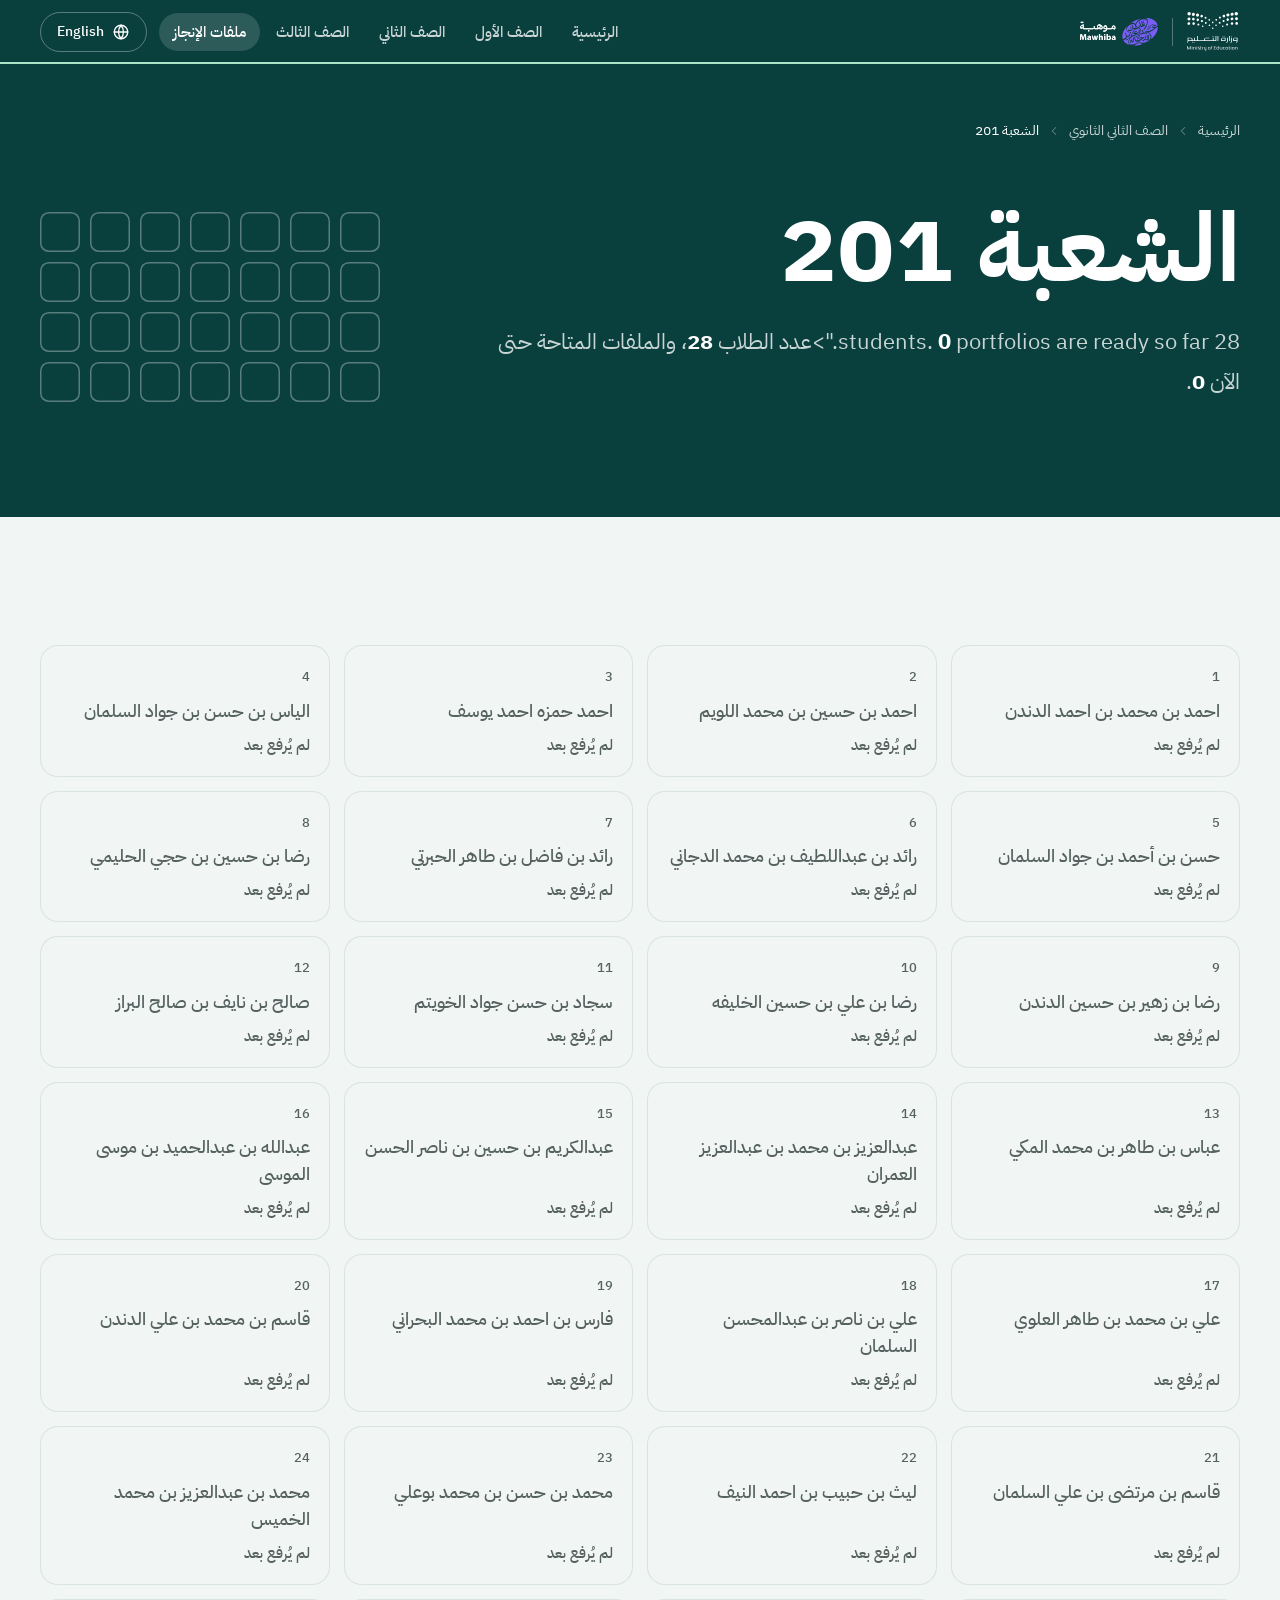
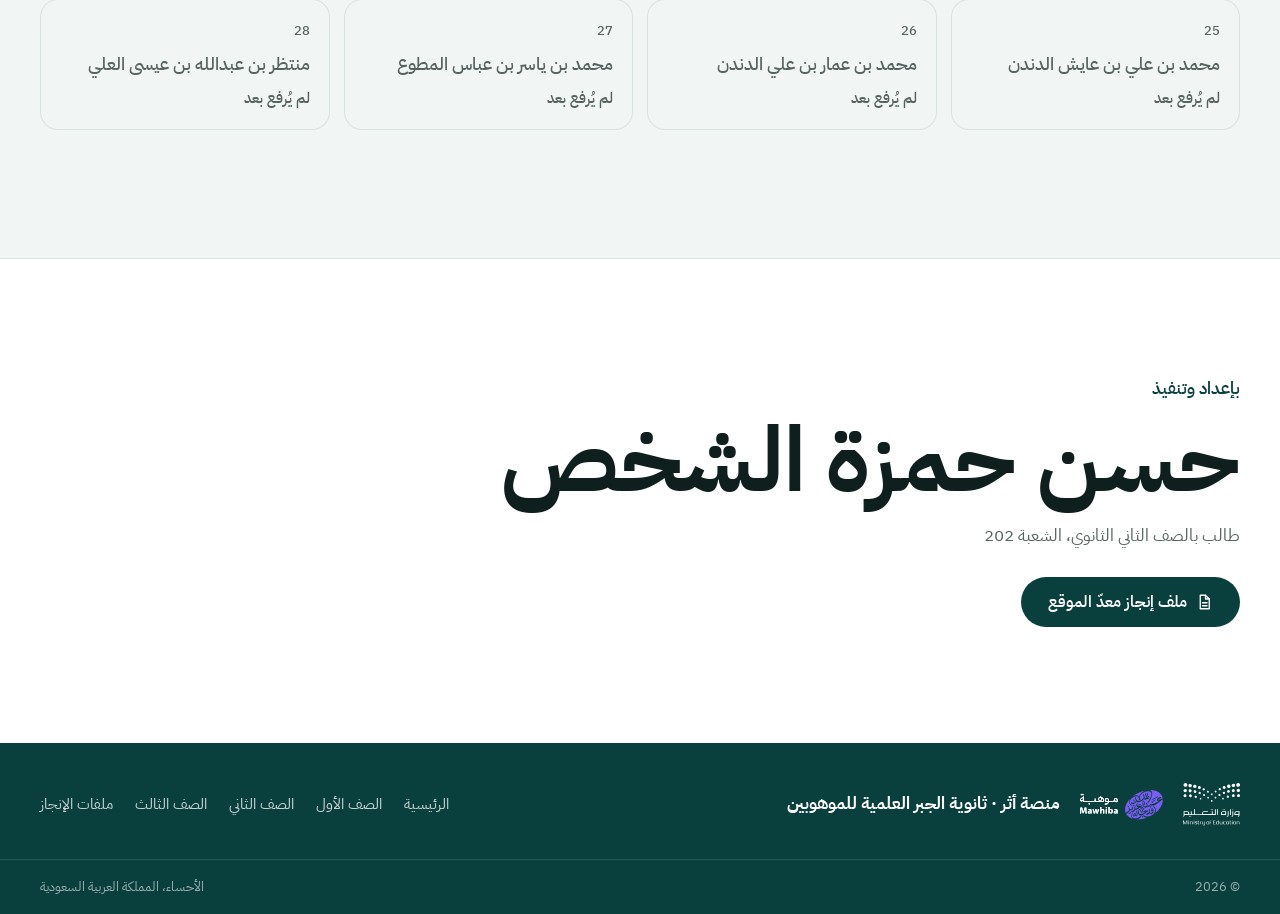
<file: class-201.html>
<!doctype html>
<html lang="ar" dir="rtl">
<head>
  <meta charset="utf-8">
  <meta name="viewport" content="width=device-width, initial-scale=1, viewport-fit=cover">
  <title data-en="Class 201 | Al-Jabr Scientific Secondary School for the Gifted">الشعبة 201 | ثانوية الجبر العلمية للموهوبين</title>
  <meta name="description" content="كشف أسماء طلاب الشعبة 201 في ثانوية الجبر العلمية للموهوبين، مع روابط ملفات إنجازهم.">
  <meta name="theme-color" content="#09403e">
  <link rel="icon" href="assets/img/favicon.svg" type="image/svg+xml">
  <script>document.documentElement.classList.add('js');try{if(localStorage.getItem('aljabr.lang')==='en'){var d=document.documentElement;d.lang='en';d.dir='ltr';d.classList.add('i18n-pending');setTimeout(function(){d.classList.remove('i18n-pending')},1500)}}catch(e){}</script>
  <link rel="preconnect" href="https://fonts.googleapis.com">
  <link rel="preconnect" href="https://fonts.gstatic.com" crossorigin>
  <link rel="stylesheet" href="https://fonts.googleapis.com/css2?family=IBM+Plex+Sans+Arabic:wght@400;500;600;700&display=swap">
  <link rel="stylesheet" href="assets/css/site.css">
  <script src="assets/js/media.js" defer></script>
  <script src="assets/js/config.js" defer></script>
  <script src="assets/js/students.js" defer></script>
  <script src="assets/js/classes.js" defer></script>
  <script src="assets/js/site.js" defer></script>
  <script src="assets/js/portfolio.js" defer></script>
</head>
<body data-page="pf">
  <header data-site-header></header>

  <main id="main">
    <div class="head head--split">
      <div class="container head__in">
        <div class="head__text">
          <nav class="crumbs" aria-label="مسار التصفح" data-en-aria="Breadcrumb"><a href="index.html" data-en="Home">الرئيسية</a><span data-icon="chevronR" data-icon-class="flip-rtl"></span><a href="grade-11.html" data-en="Grade 11">الصف الثاني الثانوي</a><span data-icon="chevronR" data-icon-class="flip-rtl"></span><span aria-current="page" data-en="Class 201">الشعبة 201</span></nav>
          <h1 class="head__title rise" data-en="Class 201">الشعبة 201</h1>
          <p class="head__sub rise" style="--i: 1" data-en="<b data-count-students="201">28</b> students. <b data-count-portfolios="201">14</b> portfolios are ready so far.">عدد الطلاب <b data-count-students="201">28</b>، والملفات المتاحة حتى الآن <b data-count-portfolios="201">14</b>.</p>
        </div>
        <div class="viz rise" style="--i: 2" data-viz="201" aria-hidden="true"></div>
      </div>
    </div>

    <section class="section section--mist" aria-labelledby="list">
      <div class="container">
        <h2 class="visually-hidden" id="list" data-en="Student list">كشف أسماء الطلاب</h2>
        <div data-roster="201"></div>
      </div>
    </section>
  </main>

  <footer data-site-footer></footer>
</body>
</html>
</file>
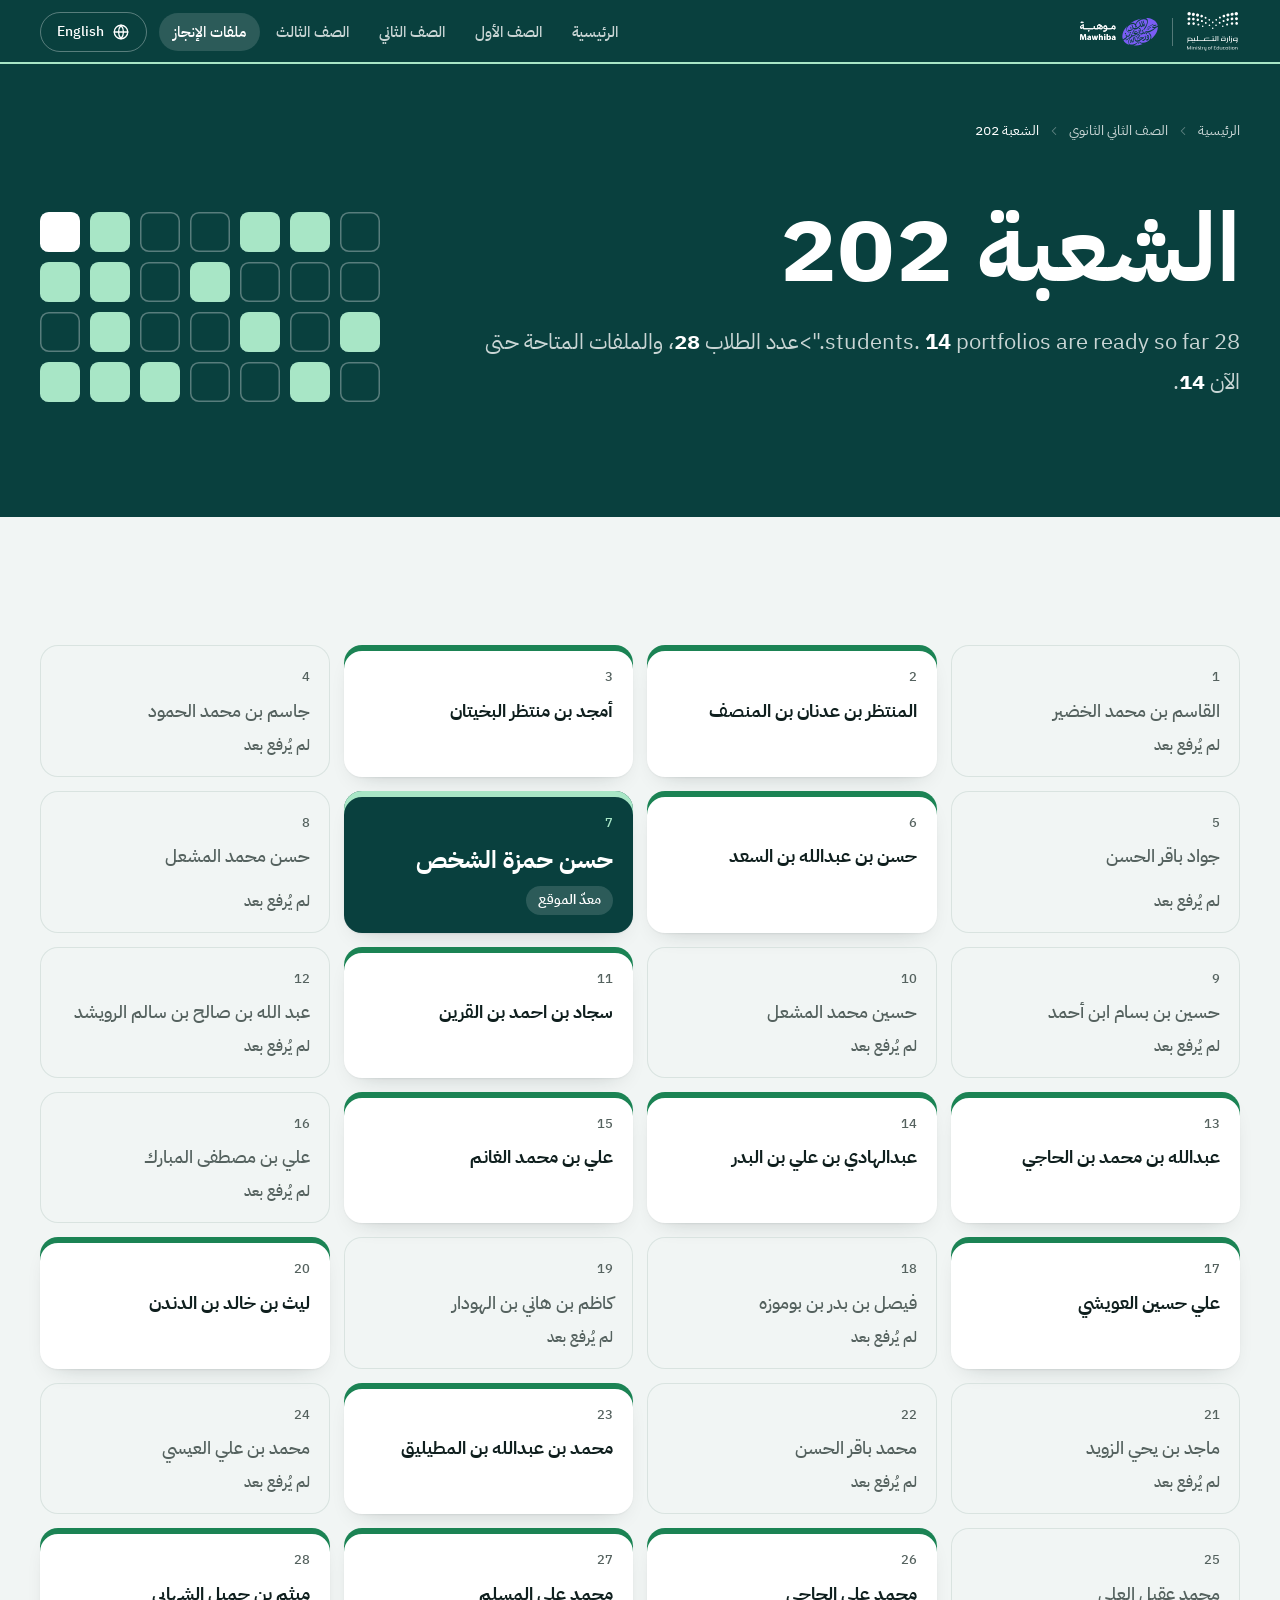
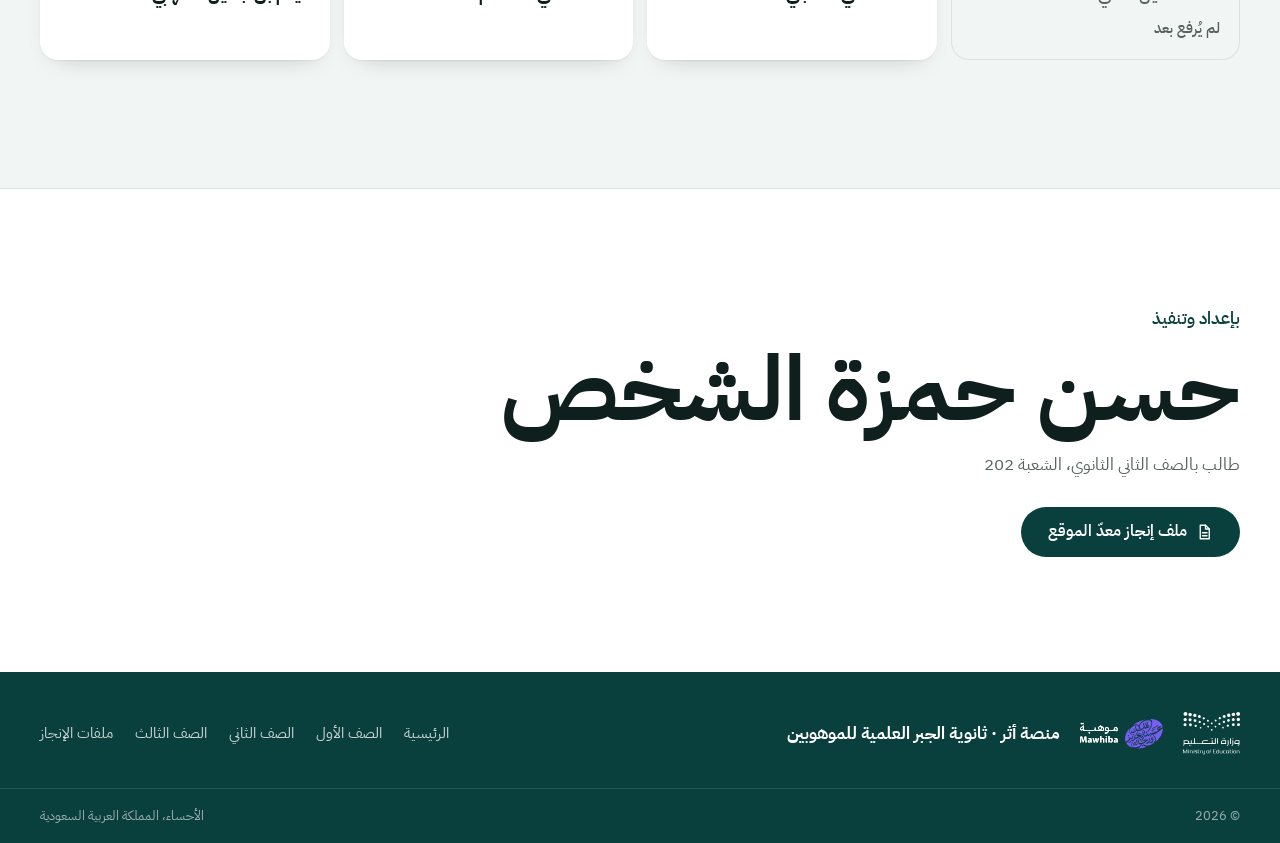
<file: class-202.html>
<!doctype html>
<html lang="ar" dir="rtl">
<head>
  <meta charset="utf-8">
  <meta name="viewport" content="width=device-width, initial-scale=1, viewport-fit=cover">
  <title data-en="Class 202 | Al-Jabr Scientific Secondary School for the Gifted">الشعبة 202 | ثانوية الجبر العلمية للموهوبين</title>
  <meta name="description" content="كشف أسماء طلاب الشعبة 202 في ثانوية الجبر العلمية للموهوبين، مع روابط ملفات إنجازهم.">
  <meta name="theme-color" content="#09403e">
  <link rel="icon" href="assets/img/favicon.svg" type="image/svg+xml">
  <script>document.documentElement.classList.add('js');try{if(localStorage.getItem('aljabr.lang')==='en'){var d=document.documentElement;d.lang='en';d.dir='ltr';d.classList.add('i18n-pending');setTimeout(function(){d.classList.remove('i18n-pending')},1500)}}catch(e){}</script>
  <link rel="preconnect" href="https://fonts.googleapis.com">
  <link rel="preconnect" href="https://fonts.gstatic.com" crossorigin>
  <link rel="stylesheet" href="https://fonts.googleapis.com/css2?family=IBM+Plex+Sans+Arabic:wght@400;500;600;700&display=swap">
  <link rel="stylesheet" href="assets/css/site.css">
  <script src="assets/js/media.js" defer></script>
  <script src="assets/js/config.js" defer></script>
  <script src="assets/js/students.js" defer></script>
  <script src="assets/js/classes.js" defer></script>
  <script src="assets/js/site.js" defer></script>
  <script src="assets/js/portfolio.js" defer></script>
</head>
<body data-page="pf">
  <header data-site-header></header>

  <main id="main">
    <div class="head head--split">
      <div class="container head__in">
        <div class="head__text">
          <nav class="crumbs" aria-label="مسار التصفح" data-en-aria="Breadcrumb"><a href="index.html" data-en="Home">الرئيسية</a><span data-icon="chevronR" data-icon-class="flip-rtl"></span><a href="grade-11.html" data-en="Grade 11">الصف الثاني الثانوي</a><span data-icon="chevronR" data-icon-class="flip-rtl"></span><span aria-current="page" data-en="Class 202">الشعبة 202</span></nav>
          <h1 class="head__title rise" data-en="Class 202">الشعبة 202</h1>
          <p class="head__sub rise" style="--i: 1" data-en="<b data-count-students="202">28</b> students. <b data-count-portfolios="202">14</b> portfolios are ready so far.">عدد الطلاب <b data-count-students="202">28</b>، والملفات المتاحة حتى الآن <b data-count-portfolios="202">14</b>.</p>
        </div>
        <div class="viz rise" style="--i: 2" data-viz="202" aria-hidden="true"></div>
      </div>
    </div>

    <section class="section section--mist" aria-labelledby="list">
      <div class="container">
        <h2 class="visually-hidden" id="list" data-en="Student list">كشف أسماء الطلاب</h2>
        <div data-roster="202"></div>
      </div>
    </section>
  </main>

  <footer data-site-footer></footer>
</body>
</html>
</file>
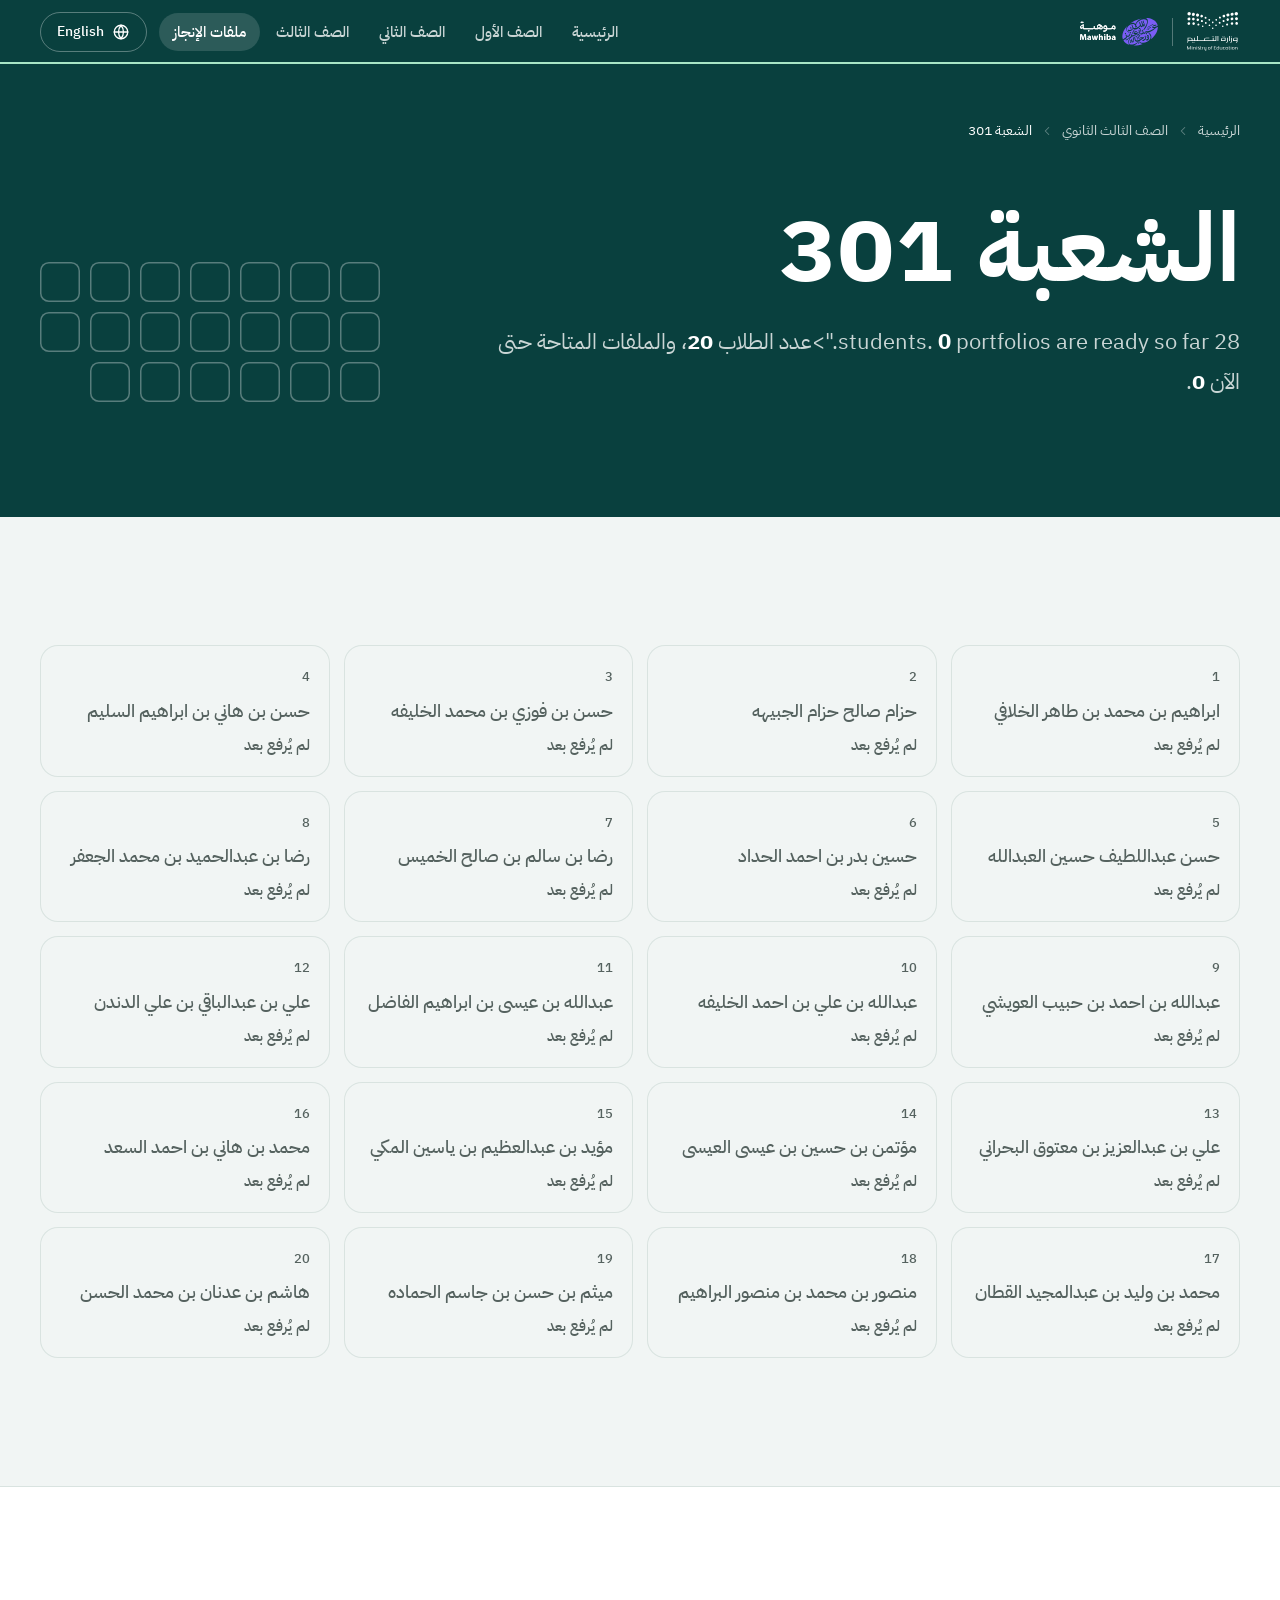
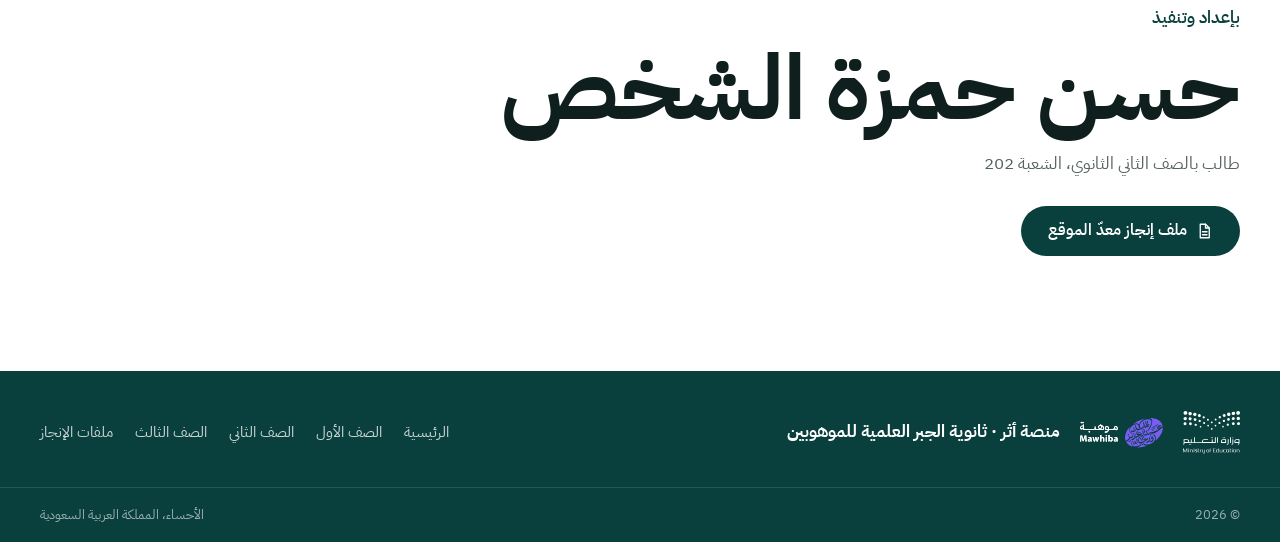
<file: class-301.html>
<!doctype html>
<html lang="ar" dir="rtl">
<head>
  <meta charset="utf-8">
  <meta name="viewport" content="width=device-width, initial-scale=1, viewport-fit=cover">
  <title data-en="Class 301 | Al-Jabr Scientific Secondary School for the Gifted">الشعبة 301 | ثانوية الجبر العلمية للموهوبين</title>
  <meta name="description" content="كشف أسماء طلاب الشعبة 301 في ثانوية الجبر العلمية للموهوبين، مع روابط ملفات إنجازهم.">
  <meta name="theme-color" content="#09403e">
  <link rel="icon" href="assets/img/favicon.svg" type="image/svg+xml">
  <script>document.documentElement.classList.add('js');try{if(localStorage.getItem('aljabr.lang')==='en'){var d=document.documentElement;d.lang='en';d.dir='ltr';d.classList.add('i18n-pending');setTimeout(function(){d.classList.remove('i18n-pending')},1500)}}catch(e){}</script>
  <link rel="preconnect" href="https://fonts.googleapis.com">
  <link rel="preconnect" href="https://fonts.gstatic.com" crossorigin>
  <link rel="stylesheet" href="https://fonts.googleapis.com/css2?family=IBM+Plex+Sans+Arabic:wght@400;500;600;700&display=swap">
  <link rel="stylesheet" href="assets/css/site.css">
  <script src="assets/js/media.js" defer></script>
  <script src="assets/js/config.js" defer></script>
  <script src="assets/js/students.js" defer></script>
  <script src="assets/js/classes.js" defer></script>
  <script src="assets/js/site.js" defer></script>
  <script src="assets/js/portfolio.js" defer></script>
</head>
<body data-page="pf">
  <header data-site-header></header>

  <main id="main">
    <div class="head head--split">
      <div class="container head__in">
        <div class="head__text">
          <nav class="crumbs" aria-label="مسار التصفح" data-en-aria="Breadcrumb"><a href="index.html" data-en="Home">الرئيسية</a><span data-icon="chevronR" data-icon-class="flip-rtl"></span><a href="grade-12.html" data-en="Grade 12">الصف الثالث الثانوي</a><span data-icon="chevronR" data-icon-class="flip-rtl"></span><span aria-current="page" data-en="Class 301">الشعبة 301</span></nav>
          <h1 class="head__title rise" data-en="Class 301">الشعبة 301</h1>
          <p class="head__sub rise" style="--i: 1" data-en="<b data-count-students="301">28</b> students. <b data-count-portfolios="301">14</b> portfolios are ready so far.">عدد الطلاب <b data-count-students="301">28</b>، والملفات المتاحة حتى الآن <b data-count-portfolios="301">14</b>.</p>
        </div>
        <div class="viz rise" style="--i: 2" data-viz="301" aria-hidden="true"></div>
      </div>
    </div>

    <section class="section section--mist" aria-labelledby="list">
      <div class="container">
        <h2 class="visually-hidden" id="list" data-en="Student list">كشف أسماء الطلاب</h2>
        <div data-roster="301"></div>
      </div>
    </section>
  </main>

  <footer data-site-footer></footer>
</body>
</html>
</file>
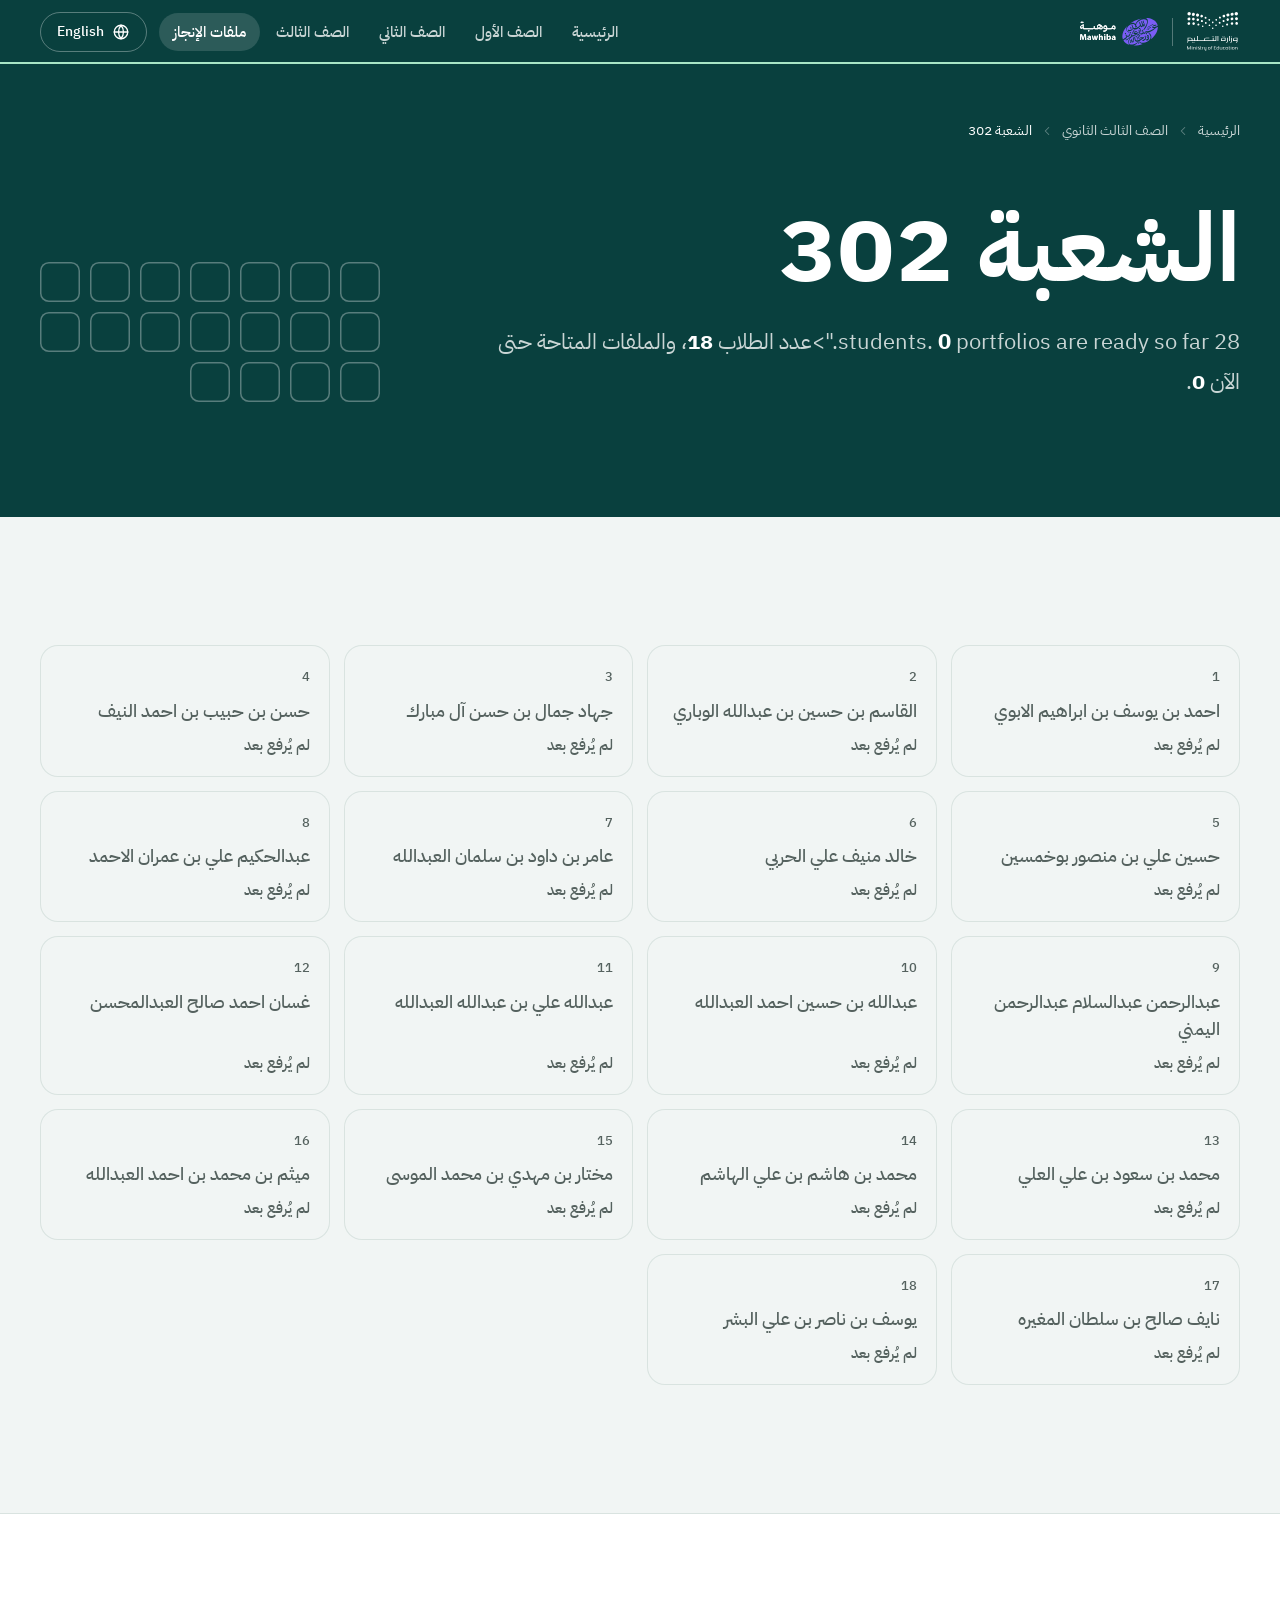
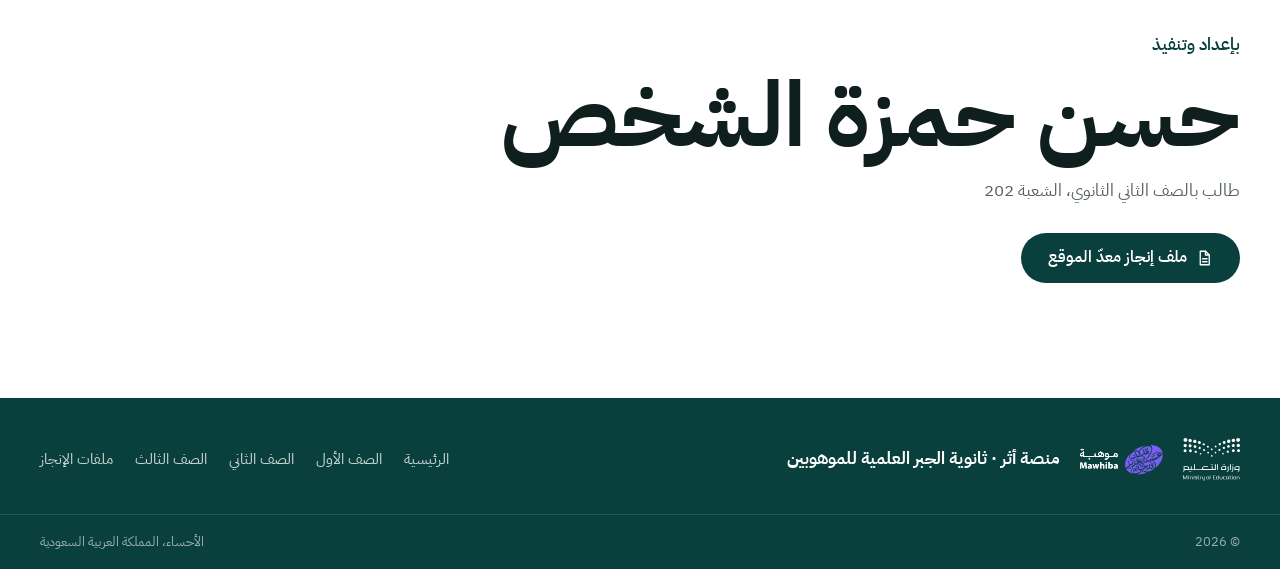
<file: class-302.html>
<!doctype html>
<html lang="ar" dir="rtl">
<head>
  <meta charset="utf-8">
  <meta name="viewport" content="width=device-width, initial-scale=1, viewport-fit=cover">
  <title data-en="Class 302 | Al-Jabr Scientific Secondary School for the Gifted">الشعبة 302 | ثانوية الجبر العلمية للموهوبين</title>
  <meta name="description" content="كشف أسماء طلاب الشعبة 302 في ثانوية الجبر العلمية للموهوبين، مع روابط ملفات إنجازهم.">
  <meta name="theme-color" content="#09403e">
  <link rel="icon" href="assets/img/favicon.svg" type="image/svg+xml">
  <script>document.documentElement.classList.add('js');try{if(localStorage.getItem('aljabr.lang')==='en'){var d=document.documentElement;d.lang='en';d.dir='ltr';d.classList.add('i18n-pending');setTimeout(function(){d.classList.remove('i18n-pending')},1500)}}catch(e){}</script>
  <link rel="preconnect" href="https://fonts.googleapis.com">
  <link rel="preconnect" href="https://fonts.gstatic.com" crossorigin>
  <link rel="stylesheet" href="https://fonts.googleapis.com/css2?family=IBM+Plex+Sans+Arabic:wght@400;500;600;700&display=swap">
  <link rel="stylesheet" href="assets/css/site.css">
  <script src="assets/js/media.js" defer></script>
  <script src="assets/js/config.js" defer></script>
  <script src="assets/js/students.js" defer></script>
  <script src="assets/js/classes.js" defer></script>
  <script src="assets/js/site.js" defer></script>
  <script src="assets/js/portfolio.js" defer></script>
</head>
<body data-page="pf">
  <header data-site-header></header>

  <main id="main">
    <div class="head head--split">
      <div class="container head__in">
        <div class="head__text">
          <nav class="crumbs" aria-label="مسار التصفح" data-en-aria="Breadcrumb"><a href="index.html" data-en="Home">الرئيسية</a><span data-icon="chevronR" data-icon-class="flip-rtl"></span><a href="grade-12.html" data-en="Grade 12">الصف الثالث الثانوي</a><span data-icon="chevronR" data-icon-class="flip-rtl"></span><span aria-current="page" data-en="Class 302">الشعبة 302</span></nav>
          <h1 class="head__title rise" data-en="Class 302">الشعبة 302</h1>
          <p class="head__sub rise" style="--i: 1" data-en="<b data-count-students="302">28</b> students. <b data-count-portfolios="302">14</b> portfolios are ready so far.">عدد الطلاب <b data-count-students="302">28</b>، والملفات المتاحة حتى الآن <b data-count-portfolios="302">14</b>.</p>
        </div>
        <div class="viz rise" style="--i: 2" data-viz="302" aria-hidden="true"></div>
      </div>
    </div>

    <section class="section section--mist" aria-labelledby="list">
      <div class="container">
        <h2 class="visually-hidden" id="list" data-en="Student list">كشف أسماء الطلاب</h2>
        <div data-roster="302"></div>
      </div>
    </section>
  </main>

  <footer data-site-footer></footer>
</body>
</html>
</file>
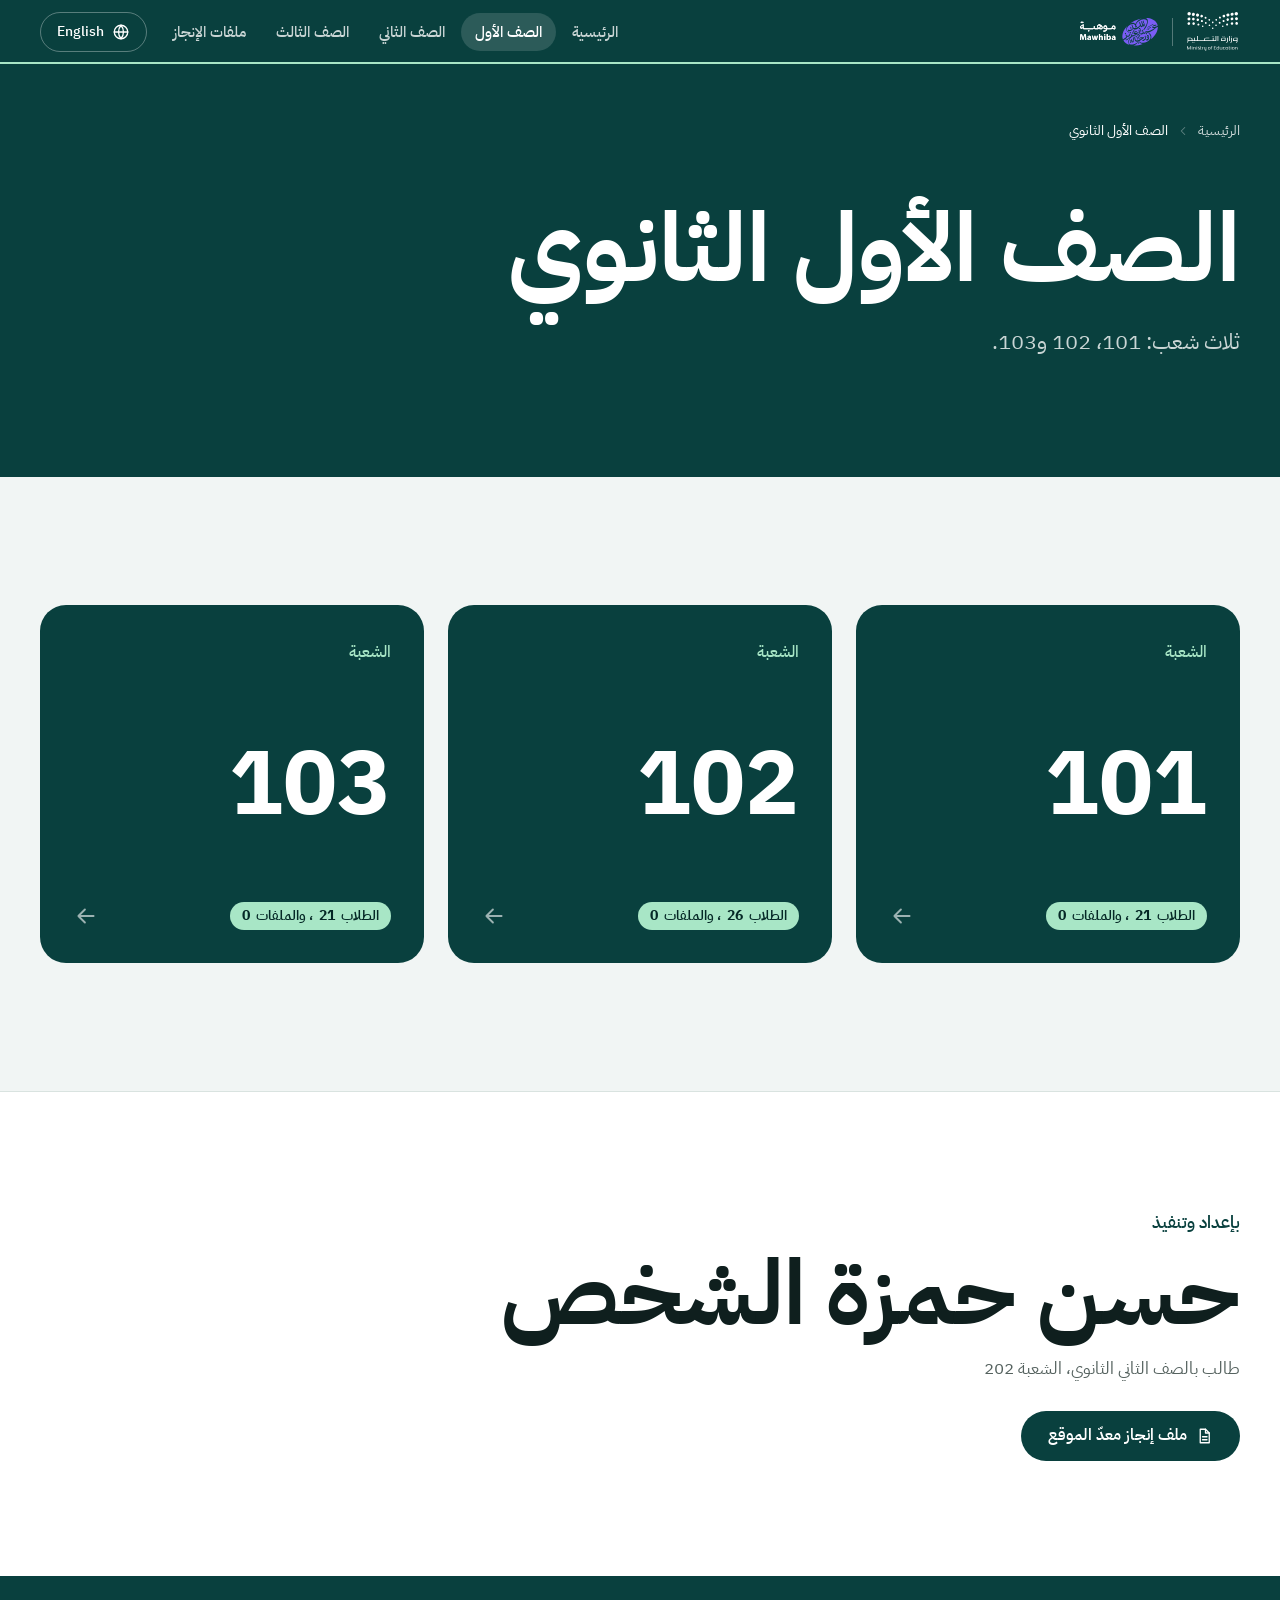
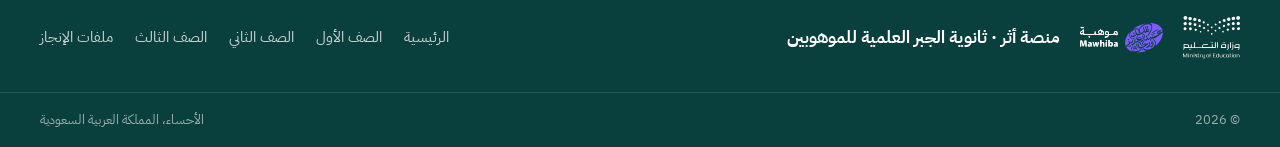
<file: grade-10.html>
<!doctype html>
<html lang="ar" dir="rtl">
<head>
  <meta charset="utf-8">
  <meta name="viewport" content="width=device-width, initial-scale=1, viewport-fit=cover">
  <title data-en="Grade 10 | Al-Jabr Scientific Secondary School for the Gifted">الصف الأول الثانوي | ثانوية الجبر العلمية للموهوبين</title>
  <meta name="theme-color" content="#09403e">
  <link rel="icon" href="assets/img/favicon.svg" type="image/svg+xml">
  <script>document.documentElement.classList.add('js');try{if(localStorage.getItem('aljabr.lang')==='en'){var d=document.documentElement;d.lang='en';d.dir='ltr';d.classList.add('i18n-pending');setTimeout(function(){d.classList.remove('i18n-pending')},1500)}}catch(e){}</script>
  <link rel="preconnect" href="https://fonts.googleapis.com">
  <link rel="preconnect" href="https://fonts.gstatic.com" crossorigin>
  <link rel="stylesheet" href="https://fonts.googleapis.com/css2?family=IBM+Plex+Sans+Arabic:wght@400;500;600;700&display=swap">
  <link rel="stylesheet" href="assets/css/site.css">
  <script src="assets/js/media.js" defer></script>
  <script src="assets/js/config.js" defer></script>
  <script src="assets/js/students.js" defer></script>
  <script src="assets/js/classes.js" defer></script>
  <script src="assets/js/site.js" defer></script>
  <script src="assets/js/portfolio.js" defer></script>
</head>
<body data-page="g10">
  <header data-site-header></header>

  <main id="main">
    <div class="head">
      <div class="container head__in">
        <nav class="crumbs" aria-label="مسار التصفح" data-en-aria="Breadcrumb"><a href="index.html" data-en="Home">الرئيسية</a><span data-icon="chevronR" data-icon-class="flip-rtl"></span><span aria-current="page" data-en="Grade 10">الصف الأول الثانوي</span></nav>
        <h1 class="head__title rise" data-en="Grade 10">الصف الأول الثانوي</h1>
        <p class="head__sub rise" style="--i: 1" data-en="Three classes: 101, 102, 103.">ثلاث شعب: 101، 102 و103.</p>
      </div>
    </div>

    <section class="section section--mist section--clip" aria-label="الشعب" data-en-aria="Classes">
      <div class="container">
        <div class="panels" style="--cols: 3; margin-top: 0">
          <a class="panel panel--on" href="class-101.html">
            <span class="panel__top" data-en="Class">الشعبة</span>
            <span class="panel__word num">101</span>
            <span class="panel__foot"><span class="chip chip--ok" data-en="<b data-count-students=&quot;101&quot;></b> students, <b data-count-portfolios=&quot;101&quot;></b> portfolios">الطلاب <b data-count-students="101"></b>، والملفات <b data-count-portfolios="101"></b></span><span data-icon="arrow" data-icon-class="flip-rtl"></span></span>
          </a>
          <a class="panel panel--on" href="class-102.html">
            <span class="panel__top" data-en="Class">الشعبة</span>
            <span class="panel__word num">102</span>
            <span class="panel__foot"><span class="chip chip--ok" data-en="<b data-count-students=&quot;102&quot;></b> students, <b data-count-portfolios=&quot;102&quot;></b> portfolios">الطلاب <b data-count-students="102"></b>، والملفات <b data-count-portfolios="102"></b></span><span data-icon="arrow" data-icon-class="flip-rtl"></span></span>
          </a>
          <a class="panel panel--on" href="class-103.html">
            <span class="panel__top" data-en="Class">الشعبة</span>
            <span class="panel__word num">103</span>
            <span class="panel__foot"><span class="chip chip--ok" data-en="<b data-count-students=&quot;103&quot;></b> students, <b data-count-portfolios=&quot;103&quot;></b> portfolios">الطلاب <b data-count-students="103"></b>، والملفات <b data-count-portfolios="103"></b></span><span data-icon="arrow" data-icon-class="flip-rtl"></span></span>
          </a>
        </div>
      </div>
    </section>
  </main>

  <footer data-site-footer></footer>
</body>
</html>
</file>
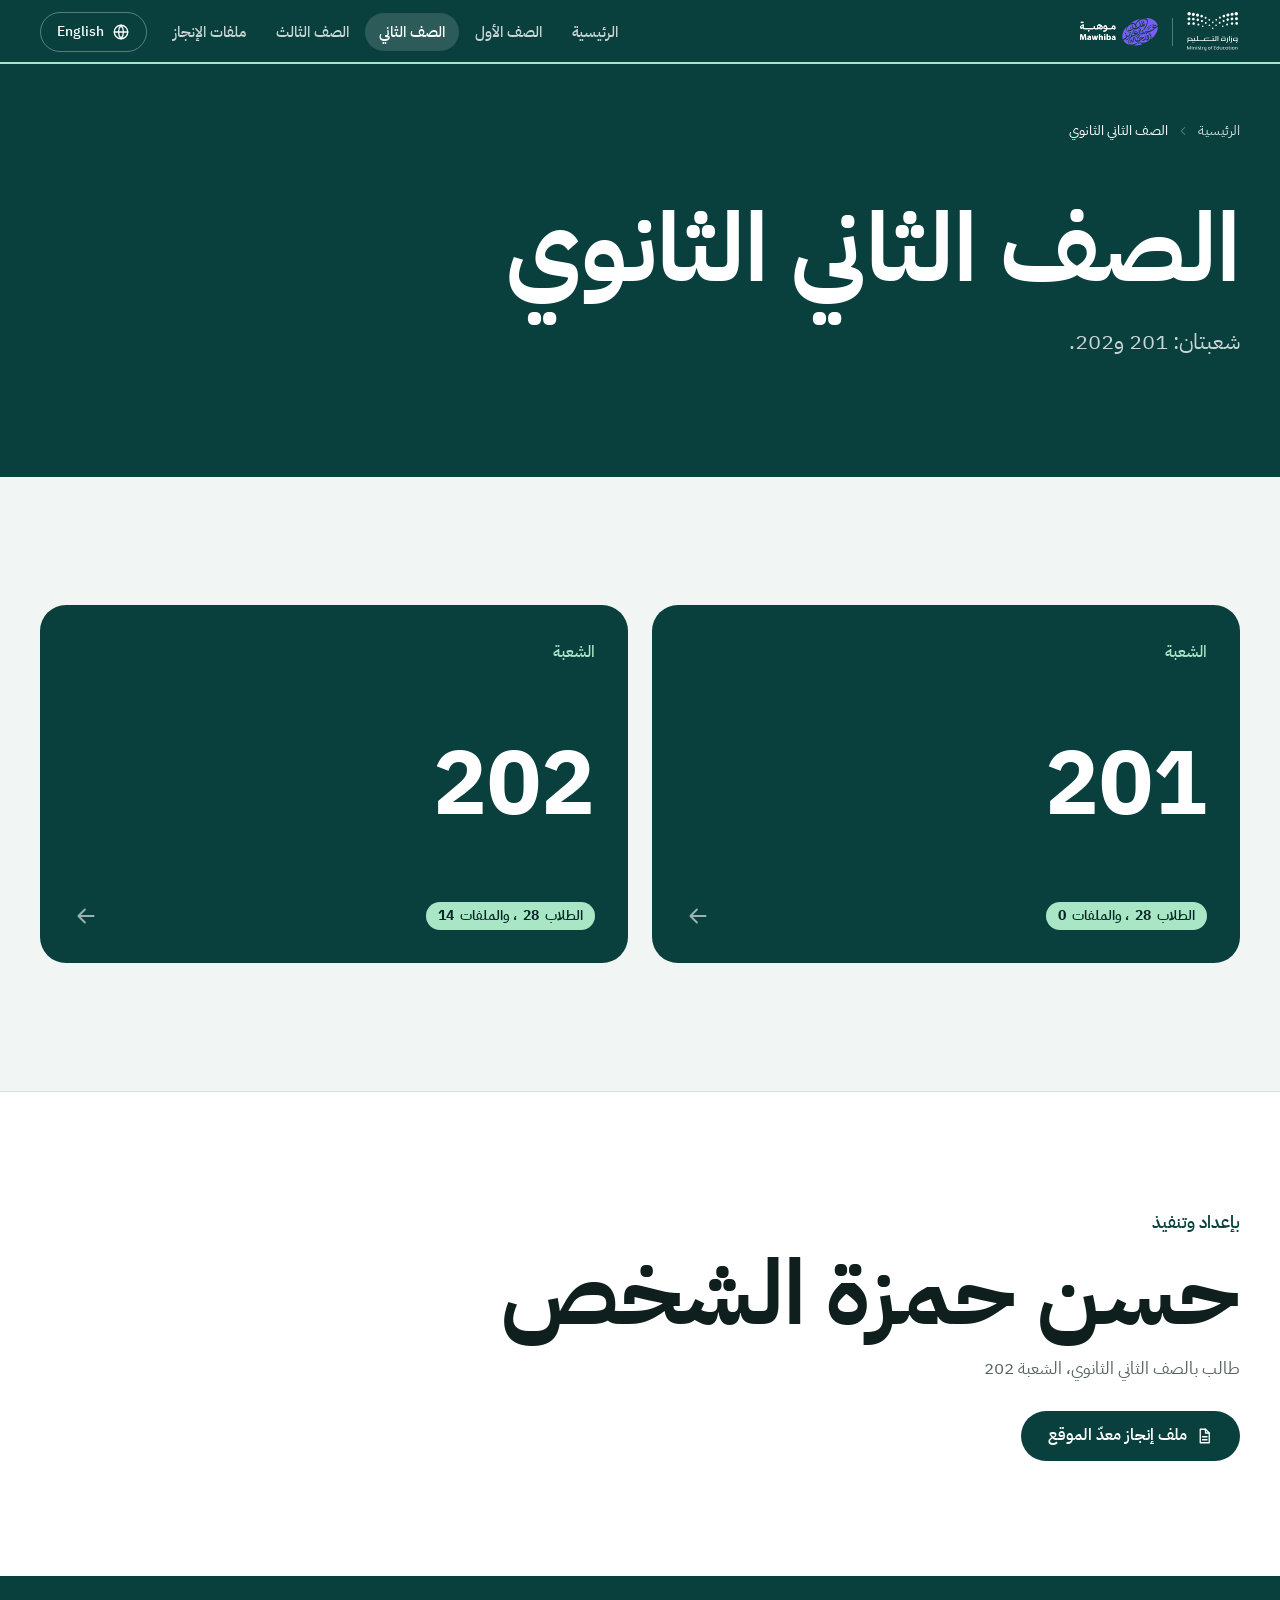
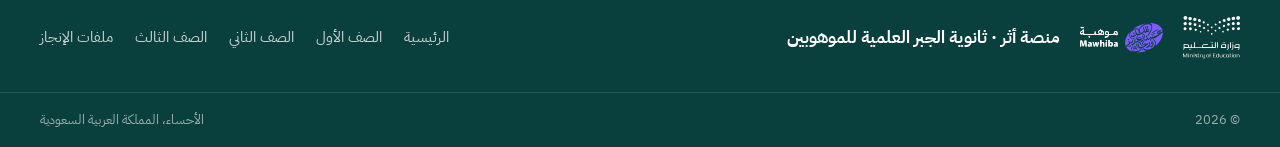
<file: grade-11.html>
<!doctype html>
<html lang="ar" dir="rtl">
<head>
  <meta charset="utf-8">
  <meta name="viewport" content="width=device-width, initial-scale=1, viewport-fit=cover">
  <title data-en="Grade 11 | Al-Jabr Scientific Secondary School for the Gifted">الصف الثاني الثانوي | ثانوية الجبر العلمية للموهوبين</title>
  <meta name="theme-color" content="#09403e">
  <link rel="icon" href="assets/img/favicon.svg" type="image/svg+xml">
  <script>document.documentElement.classList.add('js');try{if(localStorage.getItem('aljabr.lang')==='en'){var d=document.documentElement;d.lang='en';d.dir='ltr';d.classList.add('i18n-pending');setTimeout(function(){d.classList.remove('i18n-pending')},1500)}}catch(e){}</script>
  <link rel="preconnect" href="https://fonts.googleapis.com">
  <link rel="preconnect" href="https://fonts.gstatic.com" crossorigin>
  <link rel="stylesheet" href="https://fonts.googleapis.com/css2?family=IBM+Plex+Sans+Arabic:wght@400;500;600;700&display=swap">
  <link rel="stylesheet" href="assets/css/site.css">
  <script src="assets/js/media.js" defer></script>
  <script src="assets/js/config.js" defer></script>
  <script src="assets/js/students.js" defer></script>
  <script src="assets/js/classes.js" defer></script>
  <script src="assets/js/site.js" defer></script>
  <script src="assets/js/portfolio.js" defer></script>
</head>
<body data-page="g11">
  <header data-site-header></header>

  <main id="main">
    <div class="head">
      <div class="container head__in">
        <nav class="crumbs" aria-label="مسار التصفح" data-en-aria="Breadcrumb"><a href="index.html" data-en="Home">الرئيسية</a><span data-icon="chevronR" data-icon-class="flip-rtl"></span><span aria-current="page" data-en="Grade 11">الصف الثاني الثانوي</span></nav>
        <h1 class="head__title rise" data-en="Grade 11">الصف الثاني الثانوي</h1>
        <p class="head__sub rise" style="--i: 1" data-en="Two classes: 201, 202.">شعبتان: 201 و202.</p>
      </div>
    </div>

    <section class="section section--mist section--clip" aria-label="الشعب" data-en-aria="Classes">
      <div class="container">
        <div class="panels panels--2" style="--cols: 2; margin-top: 0">
          <a class="panel panel--on" href="class-201.html">
            <span class="panel__top" data-en="Class">الشعبة</span>
            <span class="panel__word num">201</span>
            <span class="panel__foot"><span class="chip chip--ok" data-en="<b data-count-students=&quot;201&quot;></b> students, <b data-count-portfolios=&quot;201&quot;></b> portfolios">الطلاب <b data-count-students="201"></b>، والملفات <b data-count-portfolios="201"></b></span><span data-icon="arrow" data-icon-class="flip-rtl"></span></span>
          </a>
          <a class="panel panel--on" href="class-202.html">
            <span class="panel__top" data-en="Class">الشعبة</span>
            <span class="panel__word num">202</span>
            <span class="panel__foot"><span class="chip chip--ok" data-en="<b data-count-students=&quot;202&quot;></b> students, <b data-count-portfolios=&quot;202&quot;></b> portfolios">الطلاب <b data-count-students="202"></b>، والملفات <b data-count-portfolios="202"></b></span><span data-icon="arrow" data-icon-class="flip-rtl"></span></span>
          </a>
        </div>
      </div>
    </section>
  </main>

  <footer data-site-footer></footer>
</body>
</html>
</file>
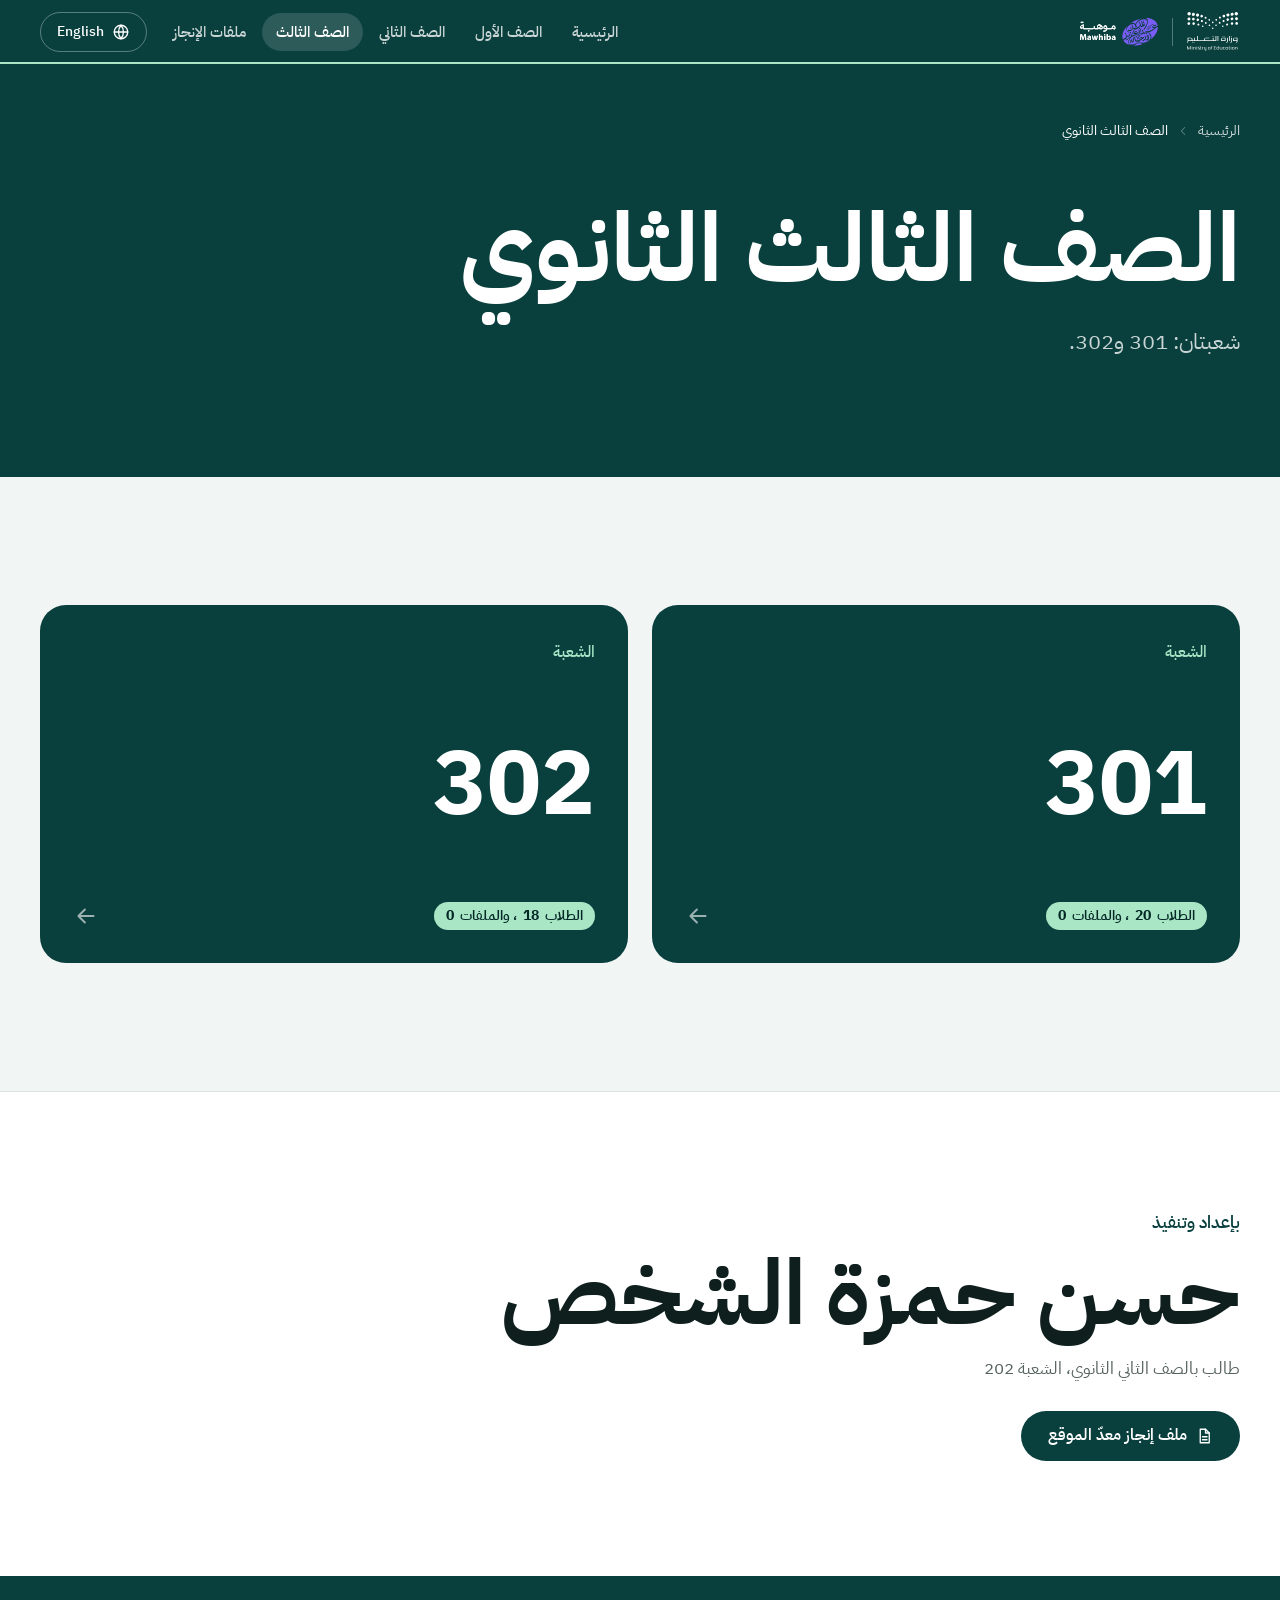
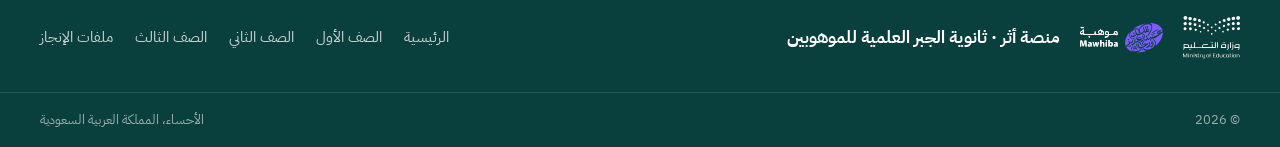
<file: grade-12.html>
<!doctype html>
<html lang="ar" dir="rtl">
<head>
  <meta charset="utf-8">
  <meta name="viewport" content="width=device-width, initial-scale=1, viewport-fit=cover">
  <title data-en="Grade 12 | Al-Jabr Scientific Secondary School for the Gifted">الصف الثالث الثانوي | ثانوية الجبر العلمية للموهوبين</title>
  <meta name="theme-color" content="#09403e">
  <link rel="icon" href="assets/img/favicon.svg" type="image/svg+xml">
  <script>document.documentElement.classList.add('js');try{if(localStorage.getItem('aljabr.lang')==='en'){var d=document.documentElement;d.lang='en';d.dir='ltr';d.classList.add('i18n-pending');setTimeout(function(){d.classList.remove('i18n-pending')},1500)}}catch(e){}</script>
  <link rel="preconnect" href="https://fonts.googleapis.com">
  <link rel="preconnect" href="https://fonts.gstatic.com" crossorigin>
  <link rel="stylesheet" href="https://fonts.googleapis.com/css2?family=IBM+Plex+Sans+Arabic:wght@400;500;600;700&display=swap">
  <link rel="stylesheet" href="assets/css/site.css">
  <script src="assets/js/media.js" defer></script>
  <script src="assets/js/config.js" defer></script>
  <script src="assets/js/students.js" defer></script>
  <script src="assets/js/classes.js" defer></script>
  <script src="assets/js/site.js" defer></script>
  <script src="assets/js/portfolio.js" defer></script>
</head>
<body data-page="g12">
  <header data-site-header></header>

  <main id="main">
    <div class="head">
      <div class="container head__in">
        <nav class="crumbs" aria-label="مسار التصفح" data-en-aria="Breadcrumb"><a href="index.html" data-en="Home">الرئيسية</a><span data-icon="chevronR" data-icon-class="flip-rtl"></span><span aria-current="page" data-en="Grade 12">الصف الثالث الثانوي</span></nav>
        <h1 class="head__title rise" data-en="Grade 12">الصف الثالث الثانوي</h1>
        <p class="head__sub rise" style="--i: 1" data-en="Two classes: 301, 302.">شعبتان: 301 و302.</p>
      </div>
    </div>

    <section class="section section--mist section--clip" aria-label="الشعب" data-en-aria="Classes">
      <div class="container">
        <div class="panels panels--2" style="--cols: 2; margin-top: 0">
          <a class="panel panel--on" href="class-301.html">
            <span class="panel__top" data-en="Class">الشعبة</span>
            <span class="panel__word num">301</span>
            <span class="panel__foot"><span class="chip chip--ok" data-en="<b data-count-students=&quot;301&quot;></b> students, <b data-count-portfolios=&quot;301&quot;></b> portfolios">الطلاب <b data-count-students="301"></b>، والملفات <b data-count-portfolios="301"></b></span><span data-icon="arrow" data-icon-class="flip-rtl"></span></span>
          </a>
          <a class="panel panel--on" href="class-302.html">
            <span class="panel__top" data-en="Class">الشعبة</span>
            <span class="panel__word num">302</span>
            <span class="panel__foot"><span class="chip chip--ok" data-en="<b data-count-students=&quot;302&quot;></b> students, <b data-count-portfolios=&quot;302&quot;></b> portfolios">الطلاب <b data-count-students="302"></b>، والملفات <b data-count-portfolios="302"></b></span><span data-icon="arrow" data-icon-class="flip-rtl"></span></span>
          </a>
        </div>
      </div>
    </section>
  </main>

  <footer data-site-footer></footer>
</body>
</html>
</file>
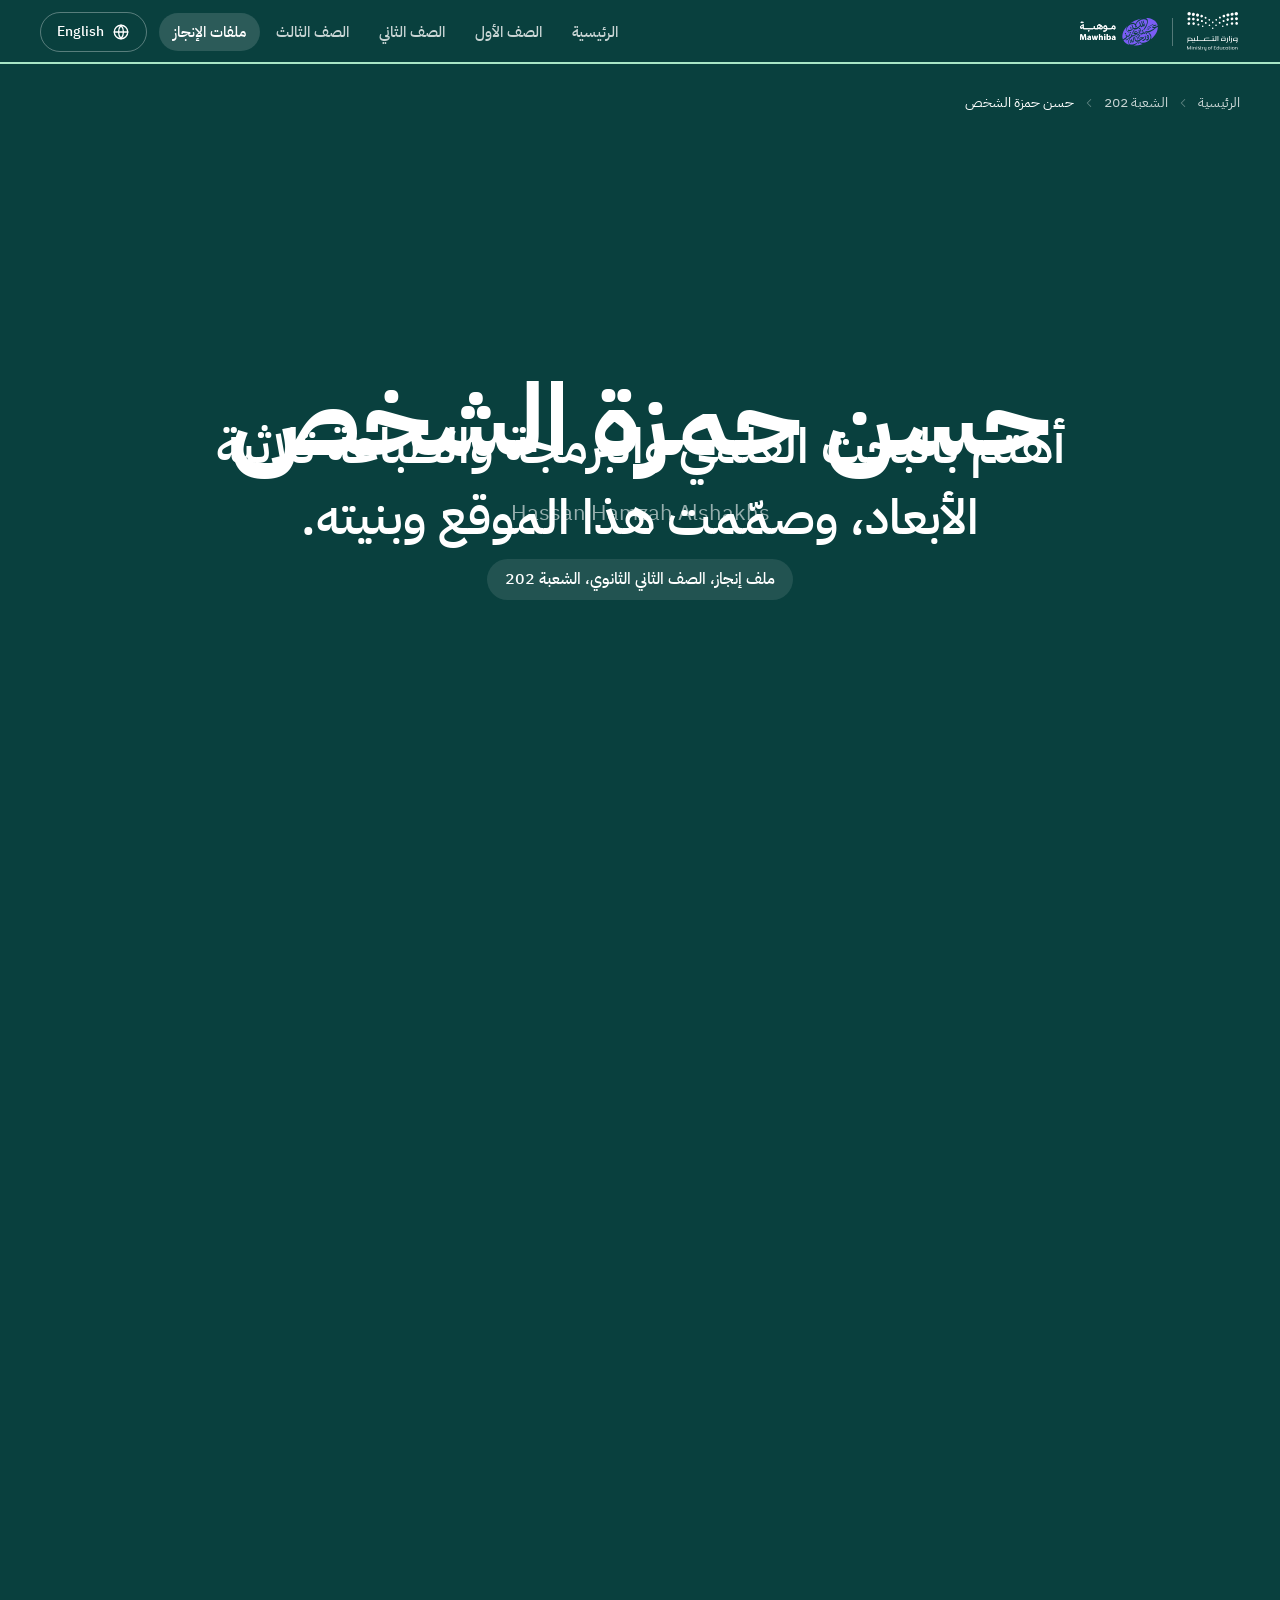
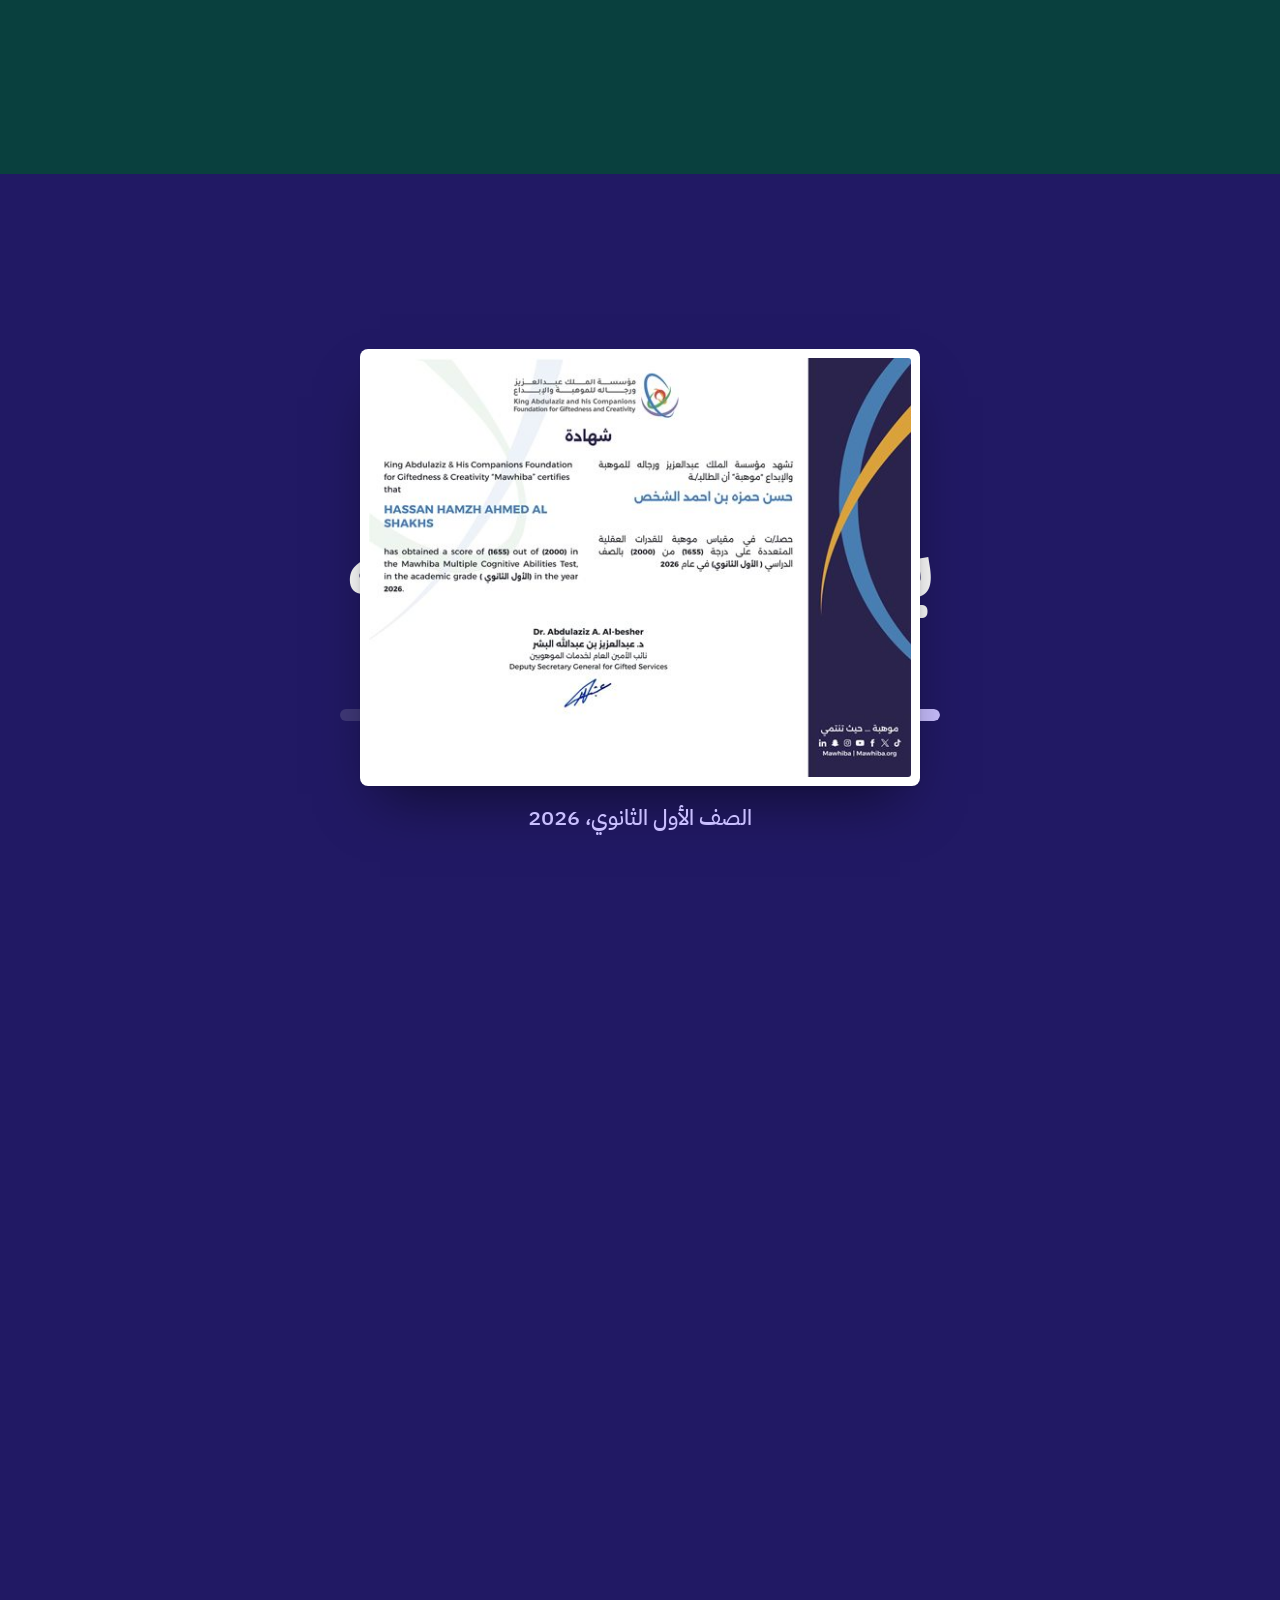
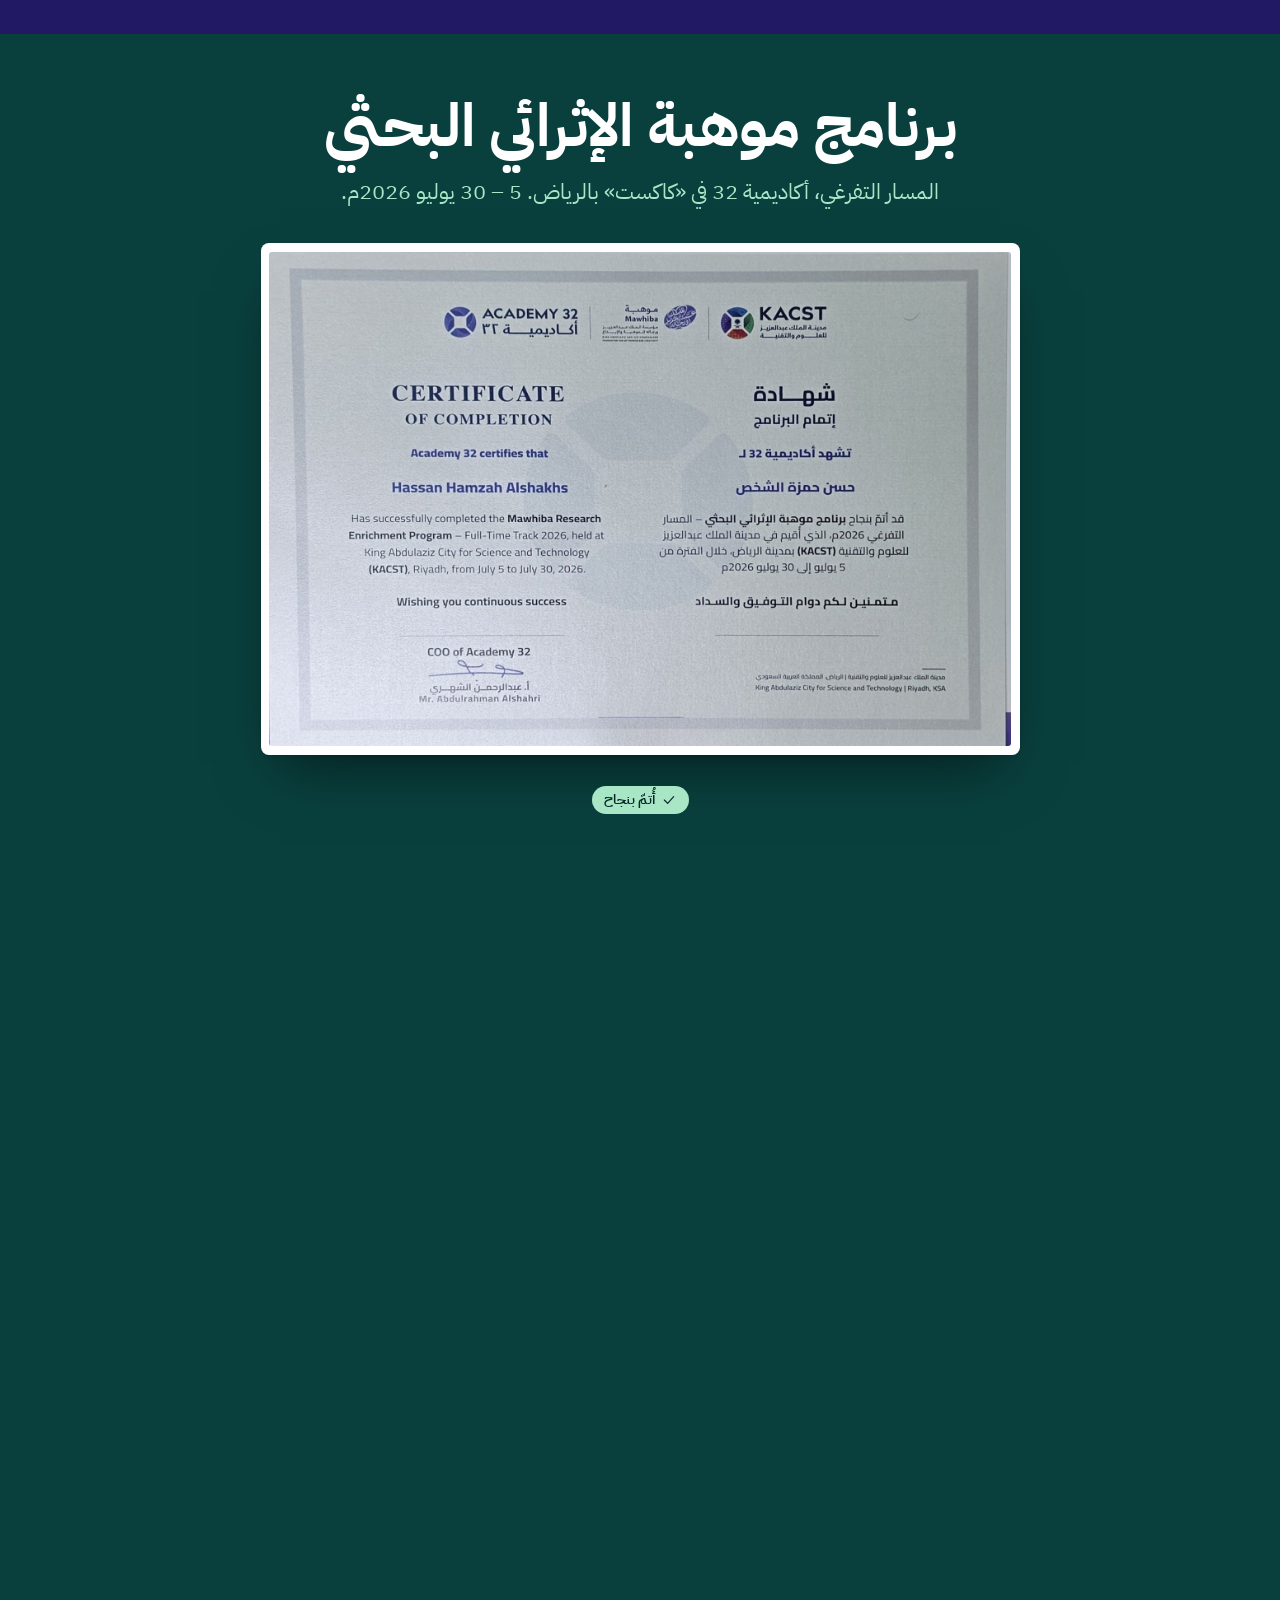
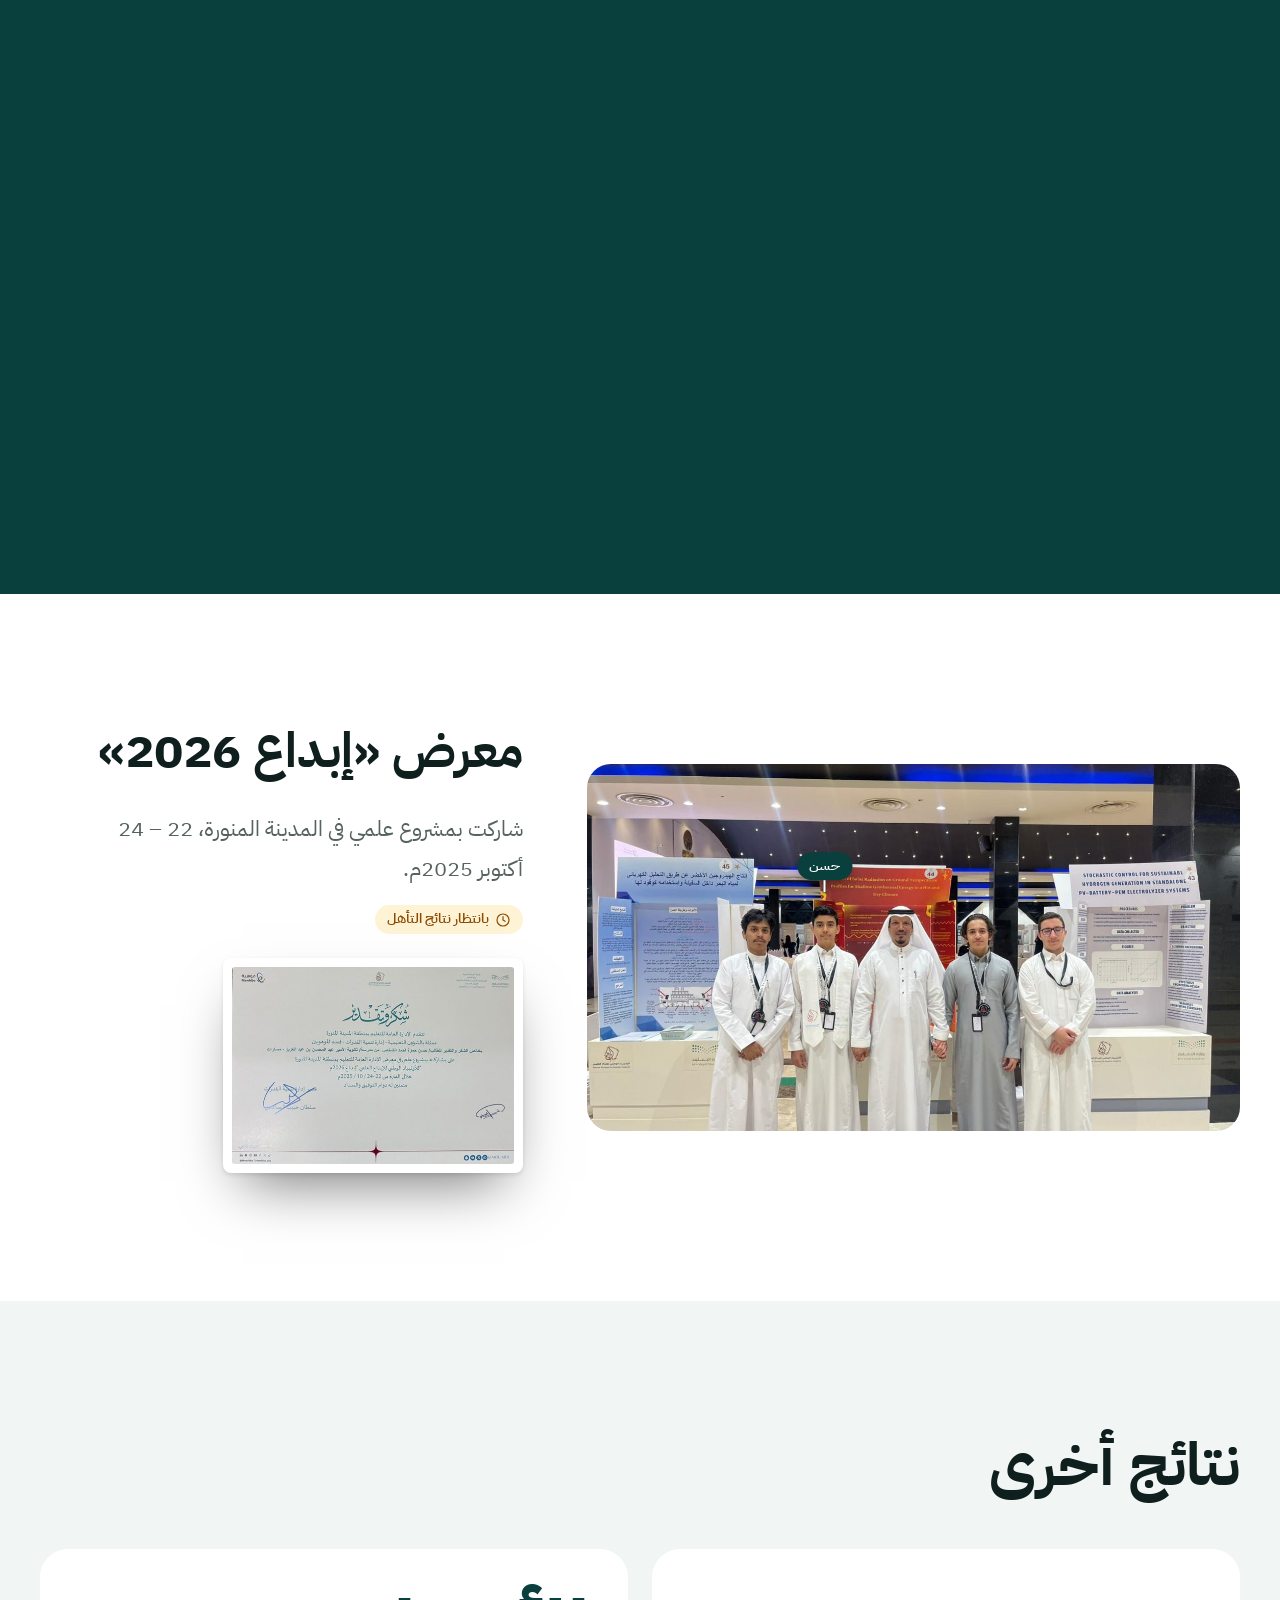
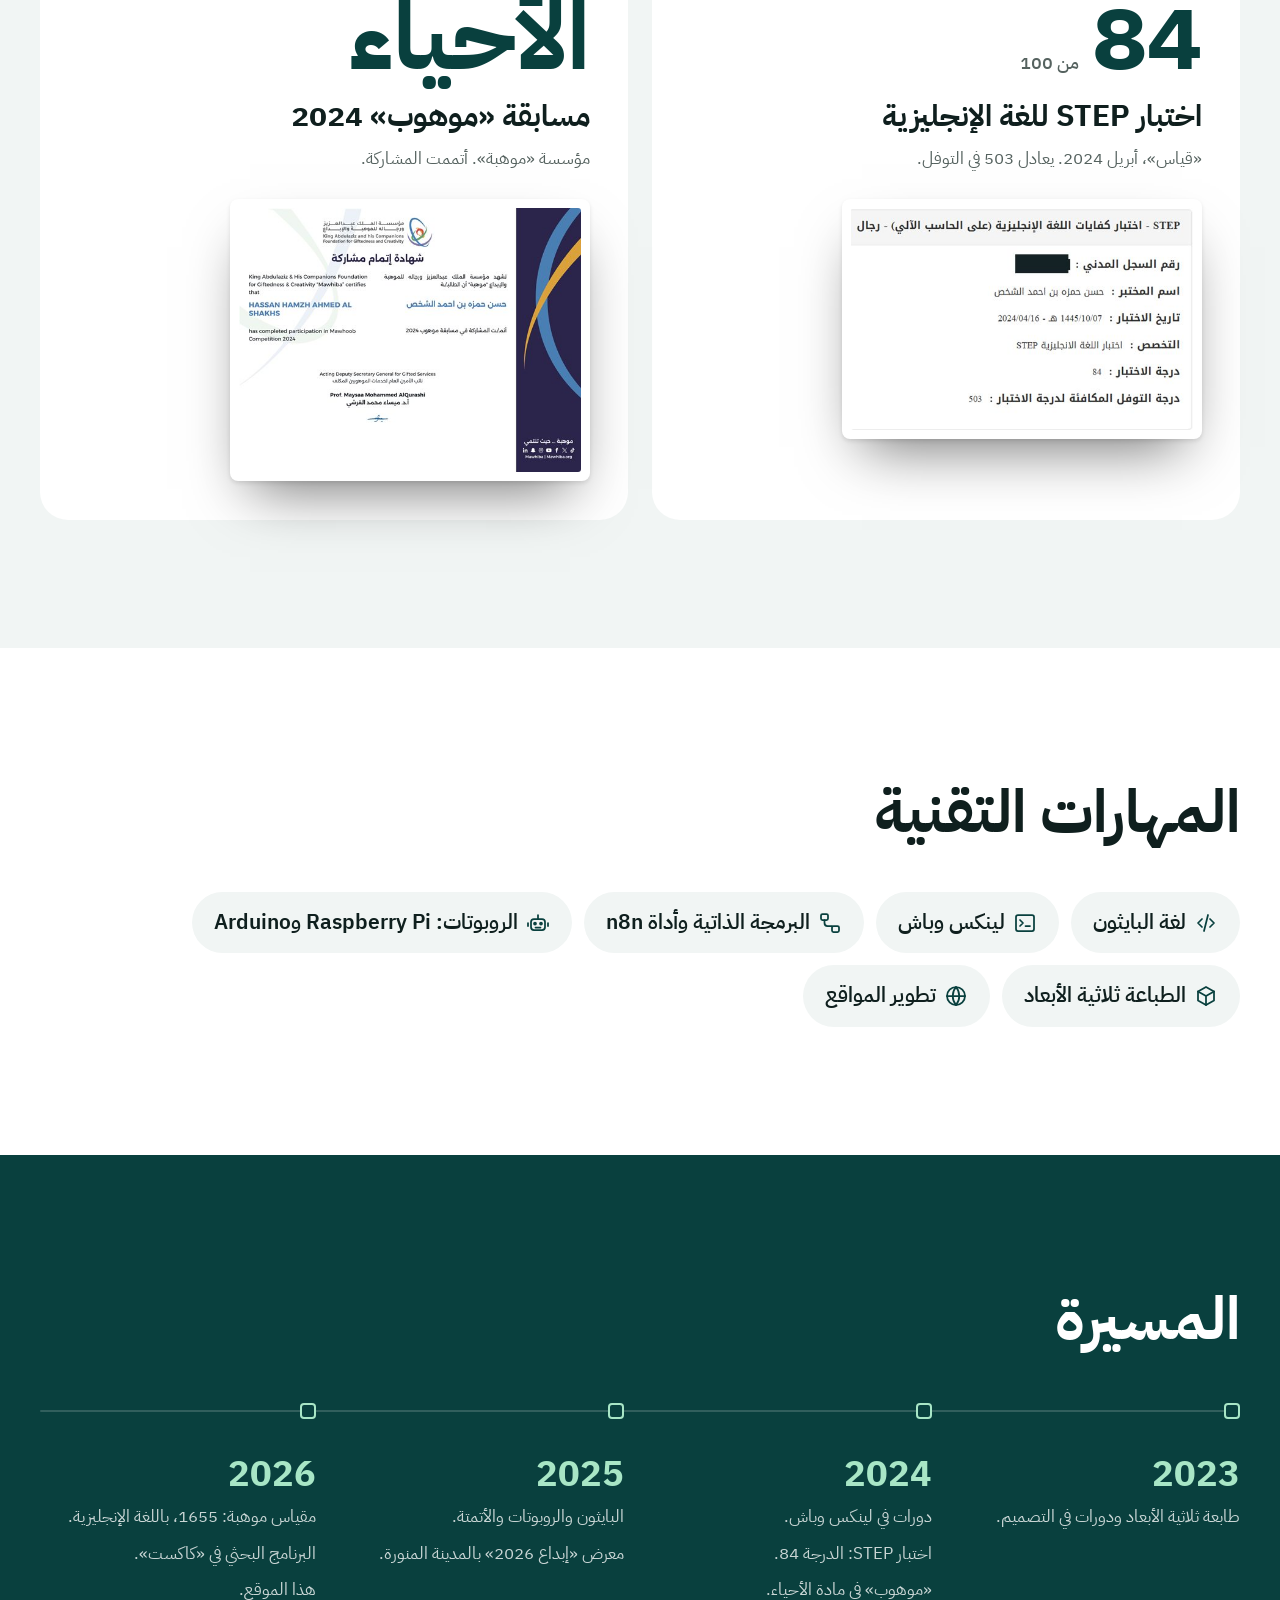
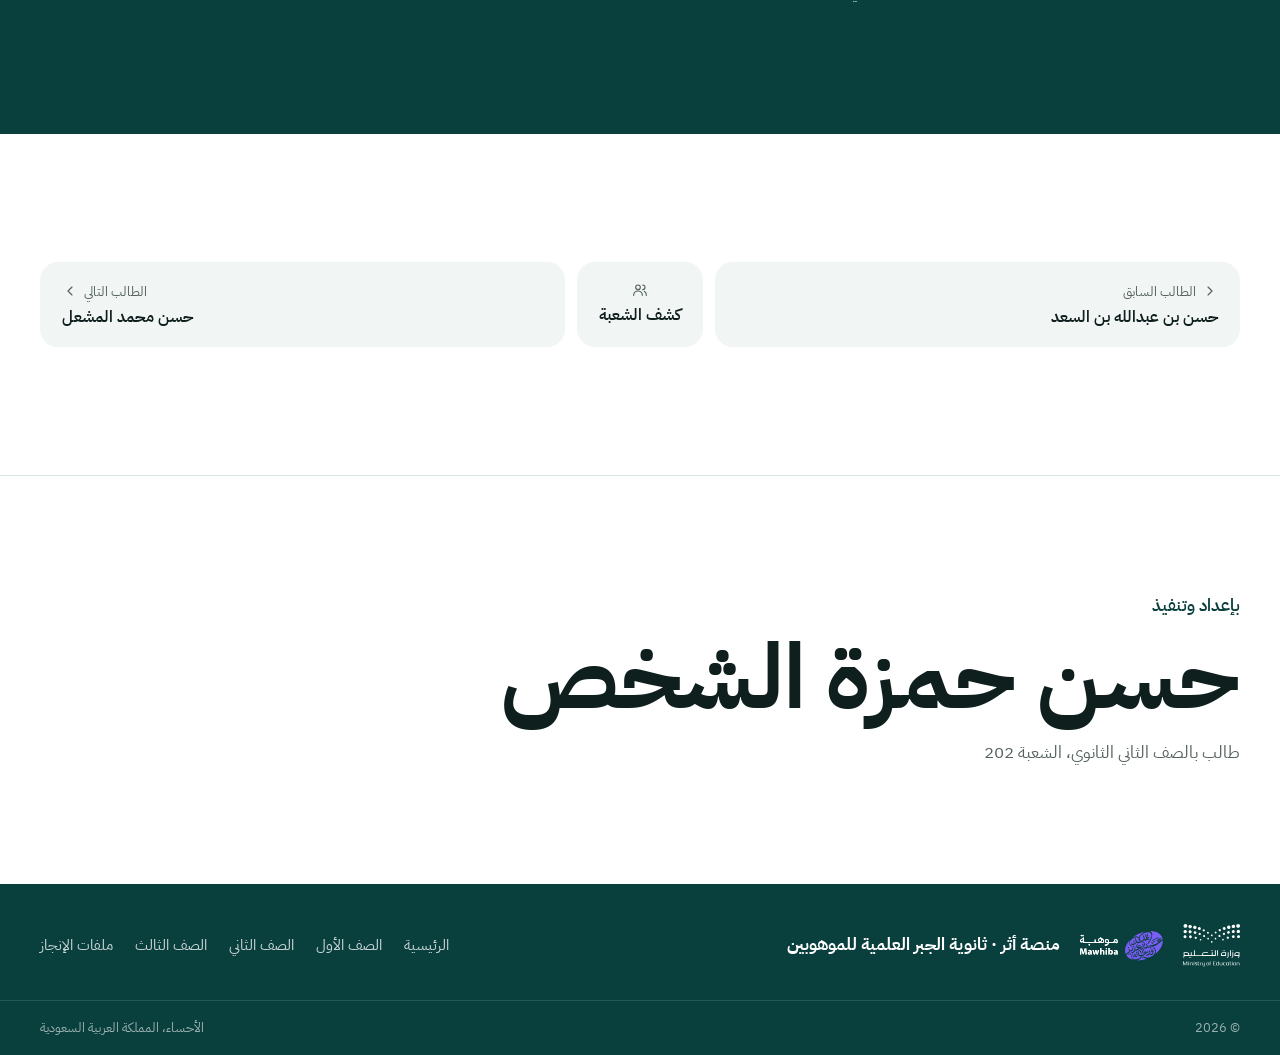
<file: hassan.html>
<!doctype html>
<html lang="ar" dir="rtl">
<head>
  <meta charset="utf-8">
  <meta name="viewport" content="width=device-width, initial-scale=1, viewport-fit=cover">
  <title data-en="Hassan Hamzah Alshakhs | Achievement portfolio">حسن حمزة الشخص | ملف الإنجاز</title>
  <meta name="description" content="ملف إنجاز الطالب حسن حمزة الشخص — ثانوية الجبر العلمية للموهوبين، الصف الثاني الثانوي، الشعبة 202.">
  <meta name="theme-color" content="#09403e">
  <link rel="icon" href="assets/img/favicon.svg" type="image/svg+xml">
  <script>document.documentElement.classList.add('js');try{if(localStorage.getItem('aljabr.lang')==='en'){var d=document.documentElement;d.lang='en';d.dir='ltr';d.classList.add('i18n-pending');setTimeout(function(){d.classList.remove('i18n-pending')},1500)}}catch(e){}</script>
  <link rel="preconnect" href="https://fonts.googleapis.com">
  <link rel="preconnect" href="https://fonts.gstatic.com" crossorigin>
  <link rel="stylesheet" href="https://fonts.googleapis.com/css2?family=IBM+Plex+Sans+Arabic:wght@400;500;600;700&display=swap">
  <link rel="stylesheet" href="assets/css/site.css">
  <link rel="stylesheet" href="assets/css/hassan.css">
  <script src="assets/js/media.js" defer></script>
  <script src="assets/js/site.js" defer></script>
  <script src="assets/js/hassan.js" defer></script>
</head>
<body data-page="pf">
  <header data-site-header></header>

  <main id="main">
    <!-- 1. cover: the name, then one line about me -->
    <section class="scene scene--pin hz-cover" style="--len: 1.9" aria-labelledby="hz-name">
      <div class="stage">
        <nav class="crumbs hz-crumbs" aria-label="مسار التصفح" data-en-aria="Breadcrumb">
          <a href="index.html" data-en="Home">الرئيسية</a><span data-icon="chevronR" data-icon-class="flip-rtl"></span>
          <a href="class-202.html" data-en="Class 202">الشعبة 202</a><span data-icon="chevronR" data-icon-class="flip-rtl"></span>
          <span aria-current="page" data-en="Hassan Hamzah Alshakhs">حسن حمزة الشخص</span>
        </nav>
        <div class="beats beats--2">
          <div class="beat">
            <h1 class="hz-name rise" id="hz-name" data-en="Hassan Hamzah Alshakhs">حسن حمزة الشخص</h1>
            <p class="hz-alt rise" style="--i: 1" lang="en" data-en="حسن حمزة الشخص">Hassan Hamzah Alshakhs</p>
            <p class="hz-role rise" style="--i: 2" data-en="Achievement portfolio, Grade 11, class 202">ملف إنجاز، الصف الثاني الثانوي، الشعبة 202</p>
          </div>
          <div class="beat">
            <p class="hz-lead" data-en="I work on scientific research, programming and 3D printing. I designed and built this website.">أهتم بالبحث العلمي والبرمجة والطباعة ثلاثية الأبعاد، وصمّمت هذا الموقع وبنيته.</p>
          </div>
        </div>
      </div>
    </section>

    <!-- 2. Mawhiba test: the score counts up, then "in English", then the certificate -->
    <section class="scene scene--pin scene--indigo hz-score" style="--len: 3.4" aria-labelledby="score-title">
      <div class="stage">
        <div class="beats beats--3">
          <div class="beat">
            <h2 class="hz-label" id="score-title" data-en="Mawhiba Multiple Cognitive Abilities Test">مقياس موهبة للقدرات العقلية المتعددة</h2>
            <p class="hz-count">
              <span class="visually-hidden" data-en="1655 out of 2000">1655 من 2000</span>
              <span class="hz-count__n" aria-hidden="true"><span>1655</span></span>
              <span class="hz-count__of" aria-hidden="true" data-en="of 2000">من 2000</span>
            </p>
            <div class="meter" aria-hidden="true"><span class="meter__fill" style="--v: 0.8275"></span></div>
          </div>
          <div class="beat">
            <p class="beat__big hz-english" data-en="In English">باللغة الإنجليزية</p>
            <p class="beat__label" data-en="I took the whole test in a language that is not my first.">أديت الاختبار كاملاً بلغة غير لغتي الأم.</p>
          </div>
          <div class="beat">
            <button class="paper hz-score__doc" type="button" data-lb="4" aria-label="عرض شهادة المقياس" data-en-aria="View the test certificate">
              <img src="assets/media/hassan-alshakhs/05-t.jpg" srcset="assets/media/hassan-alshakhs/05-t.jpg 560w, assets/media/hassan-alshakhs/05.jpg 1800w" sizes="(max-width: 767px) 80vw, 560px" width="1800" height="1391" loading="lazy" decoding="async" alt="شهادة مقياس موهبة بدرجة 1655" data-en-alt="Mawhiba test certificate, score 1655">
            </button>
            <p class="beat__label" data-en="Grade 10, 2026">الصف الأول الثانوي، 2026</p>
          </div>
        </div>
      </div>
    </section>

    <!-- 3. research program at KACST: the certificate grows as you scroll -->
    <section class="scene scene--pin hz-kacst" style="--len: 2.4" aria-labelledby="kacst-title">
      <div class="stage">
        <div class="hz-kacst__head">
          <h2 class="h2" id="kacst-title" data-en="Mawhiba Research Enrichment Program">برنامج موهبة الإثرائي البحثي</h2>
          <p class="hz-sub" data-en="Full-time track, Academy 32 at KACST, Riyadh. 5 – 30 July 2026.">المسار التفرغي، أكاديمية 32 في «كاكست» بالرياض. 5 – 30 يوليو 2026م.</p>
        </div>
        <button class="paper hz-kacst__doc" type="button" data-lb="0" aria-label="عرض الشهادة" data-en-aria="View certificate">
          <img src="assets/media/hassan-alshakhs/01-t.jpg" srcset="assets/media/hassan-alshakhs/01-t.jpg 560w, assets/media/hassan-alshakhs/01.jpg 1800w" sizes="(max-width: 767px) 90vw, 880px" width="1800" height="1200" loading="lazy" decoding="async" alt="شهادة إتمام برنامج موهبة الإثرائي البحثي" data-en-alt="Certificate of completion, Mawhiba Research Enrichment Program">
        </button>
        <span class="chip chip--ok hz-kacst__done"><span data-icon="check"></span><span data-en="Completed">أُتمّ بنجاح</span></span>
      </div>
    </section>

    <!-- 4. Ibdaa exhibition -->
    <section class="section hz-ibdaa" aria-labelledby="ibdaa-title">
      <div class="container hz-ibdaa__in">
        <div class="hz-photo">
          <button class="hz-photo__btn" type="button" data-lb="2" aria-label="عرض صورة حسن مع زملائه ومدير المدرسة" data-en-aria="View photo of Hassan with classmates and the principal">
            <span class="hz-photo__zoom">
              <img src="assets/media/hassan-alshakhs/03-t.jpg" srcset="assets/media/hassan-alshakhs/03-t.jpg 560w, assets/media/hassan-alshakhs/03.jpg 1280w" sizes="(max-width: 960px) 92vw, 680px" width="1280" height="720" loading="lazy" decoding="async" alt="صورة جماعية في معرض إبداع مع الزملاء ومدير المدرسة" data-en-alt="Group photo at Ibdaa with classmates and the principal">
              <span class="pin" style="--x: 36.4%; --y: 35%" data-en="Hassan">حسن</span>
            </span>
          </button>
        </div>
        <div class="hz-ibdaa__text">
          <h2 class="h2" id="ibdaa-title" data-en="The &lt;span class=&quot;nowrap&quot;&gt;Ibdaa 2026&lt;/span&gt; exhibition">معرض <span class="nowrap">«إبداع 2026»</span></h2>
          <p class="lead" data-en="I presented a science project in Madinah, 22 – 24 October 2025.">شاركت بمشروع علمي في المدينة المنورة، 22 – 24 أكتوبر 2025م.</p>
          <span class="chip chip--soon"><span data-icon="clock"></span><span data-en="Awaiting qualification results">بانتظار نتائج التأهل</span></span>
          <button class="paper hz-thumb" type="button" data-lb="1" aria-label="عرض شهادة الشكر" data-en-aria="View certificate of appreciation">
            <img src="assets/media/hassan-alshakhs/02-t.jpg" width="1280" height="893" loading="lazy" decoding="async" alt="شهادة شكر وتقدير، معرض إبداع" data-en-alt="Certificate of appreciation, Ibdaa">
          </button>
        </div>
      </div>
    </section>

    <!-- 5. two more results -->
    <section class="section section--mist" aria-labelledby="more-title">
      <div class="container">
        <h2 class="h2" id="more-title" data-en="More results">نتائج أخرى</h2>
        <div class="hz-more">
          <article class="hz-res reveal">
            <p class="hz-res__num num">84<small data-en="out of 100">من 100</small></p>
            <h3 class="h3" data-en="STEP English test">اختبار STEP للغة الإنجليزية</h3>
            <p class="hz-res__meta" data-en="Qiyas, April 2024. Equal to 503 on the TOEFL.">«قياس»، أبريل 2024. يعادل 503 في التوفل.</p>
            <button class="paper hz-res__doc" type="button" data-lb="3" aria-label="عرض النتيجة" data-en-aria="View result">
              <img src="assets/media/hassan-alshakhs/04-t.jpg" width="669" height="435" loading="lazy" decoding="async" alt="نتيجة اختبار STEP (رقم الهوية مخفي)" data-en-alt="STEP test result (ID number hidden)">
            </button>
          </article>
          <article class="hz-res reveal">
            <p class="hz-res__num hz-res__num--word" data-en="Biology">الأحياء</p>
            <h3 class="h3" data-en="Mawhoob 2024">مسابقة «موهوب» 2024</h3>
            <p class="hz-res__meta" data-en="Mawhiba. Participation completed.">مؤسسة «موهبة». أتممت المشاركة.</p>
            <button class="paper hz-res__doc" type="button" data-lb="5" aria-label="عرض الشهادة" data-en-aria="View certificate">
              <img src="assets/media/hassan-alshakhs/06-t.jpg" width="1584" height="1224" loading="lazy" decoding="async" alt="شهادة إتمام المشاركة في مسابقة موهوب 2024" data-en-alt="Participation certificate, Mawhoob 2024">
            </button>
          </article>
        </div>
      </div>
    </section>

    <!-- 6. skills -->
    <section class="section" aria-labelledby="skills-title">
      <div class="container">
        <h2 class="h2" id="skills-title" data-en="Technical skills">المهارات التقنية</h2>
        <ul class="tags hz-skills">
          <li class="tag"><span data-icon="code"></span><span data-en="Python">لغة البايثون</span></li>
          <li class="tag"><span data-icon="terminal"></span><span data-en="Linux &amp; Bash">لينكس وباش</span></li>
          <li class="tag"><span data-icon="flow"></span><span data-en="Automation &amp; n8n">البرمجة الذاتية وأداة n8n</span></li>
          <li class="tag"><span data-icon="robot"></span><span data-en="Robotics: Raspberry Pi &amp; Arduino">الروبوتات: Raspberry Pi وArduino</span></li>
          <li class="tag"><span data-icon="cube"></span><span data-en="3D printing">الطباعة ثلاثية الأبعاد</span></li>
          <li class="tag"><span data-icon="globe"></span><span data-en="Web development">تطوير المواقع</span></li>
        </ul>
      </div>
    </section>

    <!-- 7. timeline: the line fills as you read down -->
    <section class="scene hz-tl" aria-labelledby="tl-title">
      <div class="container">
        <h2 class="h2" id="tl-title" data-en="Timeline">المسيرة</h2>
        <ol class="tl">
          <li><span class="tl__year num">2023</span><ul>
            <li data-en="A 3D printer and design courses.">طابعة ثلاثية الأبعاد ودورات في التصميم.</li>
          </ul></li>
          <li><span class="tl__year num">2024</span><ul>
            <li data-en="Linux and Bash courses.">دورات في لينكس وباش.</li>
            <li data-en="STEP English test: 84.">اختبار STEP: الدرجة 84.</li>
            <li data-en="Mawhoob in Biology.">«موهوب» في مادة الأحياء.</li>
          </ul></li>
          <li><span class="tl__year num">2025</span><ul>
            <li data-en="Python, robotics and automation.">البايثون والروبوتات والأتمتة.</li>
            <li data-en="Ibdaa 2026 exhibition, Madinah.">معرض «إبداع 2026» بالمدينة المنورة.</li>
          </ul></li>
          <li><span class="tl__year num">2026</span><ul>
            <li data-en="Mawhiba test: 1655, in English.">مقياس موهبة: 1655، باللغة الإنجليزية.</li>
            <li data-en="Research program at KACST.">البرنامج البحثي في «كاكست».</li>
            <li data-en="This website.">هذا الموقع.</li>
          </ul></li>
        </ol>
      </div>
    </section>

    <section class="section">
      <div class="container">
        <nav class="pager" aria-label="التنقل بين الطلاب" data-en-aria="Student navigation">
          <a href="student.html?id=hassan-alsaad"><small><span data-icon="chevronL" data-icon-class="flip-rtl"></span><span data-en="Previous">الطالب السابق</span></small><b data-en="Hassan Abdullah Alsaad">حسن بن عبدالله بن السعد</b></a>
          <a class="pager__all" href="class-202.html"><small><span data-icon="users"></span></small><b data-en="Class list">كشف الشعبة</b></a>
          <a class="pager__next" href="student.html?id=hassan-almishal"><small><span data-en="Next">الطالب التالي</span><span data-icon="chevronR" data-icon-class="flip-rtl"></span></small><b data-en="Hassan Mohammed Almishal">حسن محمد المشعل</b></a>
        </nav>
      </div>
    </section>
  </main>

  <footer data-site-footer="maker"></footer>
</body>
</html>
</file>
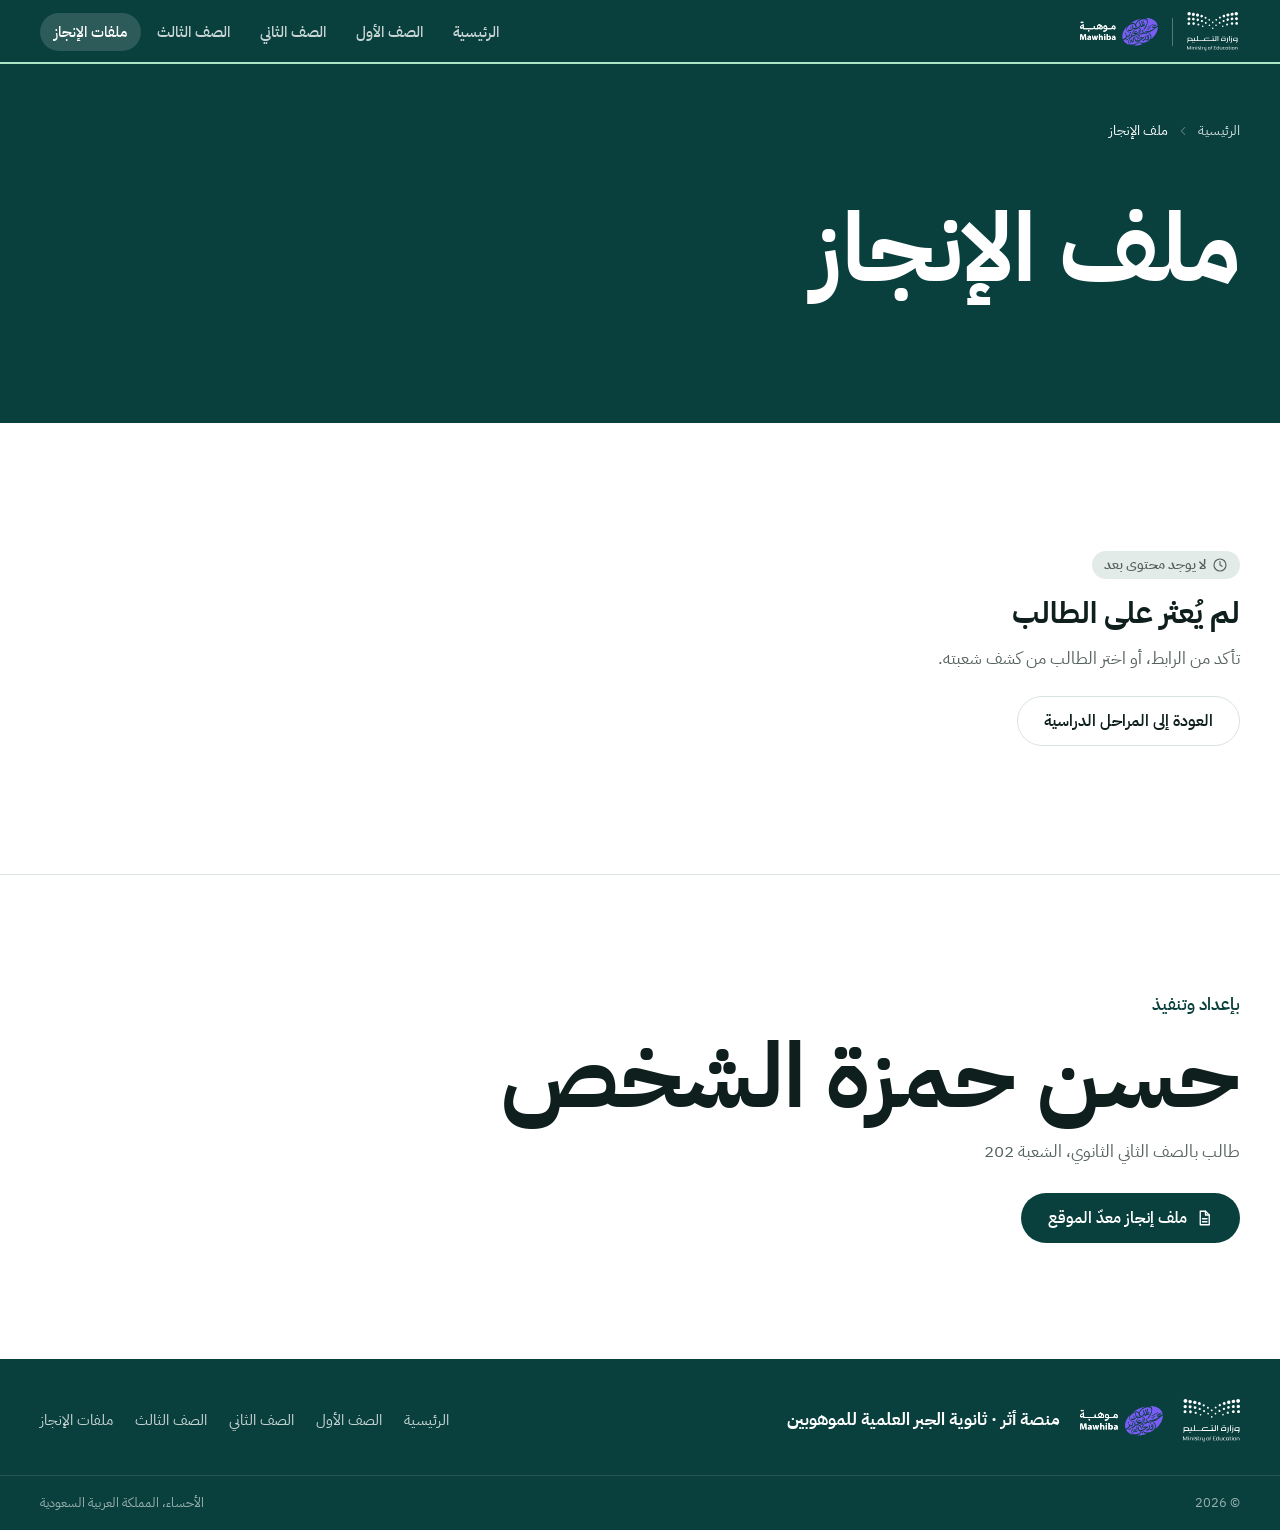
<file: student.html>
<!doctype html>
<html lang="ar" dir="rtl">
<head>
  <meta charset="utf-8">
  <meta name="viewport" content="width=device-width, initial-scale=1, viewport-fit=cover">
  <title>ملف الإنجاز | منصة أثر</title>
  <meta name="theme-color" content="#09403e">
  <link rel="icon" href="assets/img/favicon.svg" type="image/svg+xml">
  <script>document.documentElement.classList.add('js')</script>
  <link rel="preconnect" href="https://fonts.googleapis.com">
  <link rel="preconnect" href="https://fonts.gstatic.com" crossorigin>
  <link rel="stylesheet" href="https://fonts.googleapis.com/css2?family=IBM+Plex+Sans+Arabic:wght@400;500;600;700&display=swap">
  <link rel="stylesheet" href="assets/css/site.css">
  <script src="assets/js/media.js" defer></script>
  <script src="assets/js/config.js" defer></script>
  <script src="assets/js/students.js" defer></script>
  <script src="assets/js/classes.js" defer></script>
  <script src="assets/js/site.js" defer></script>
  <script src="assets/js/portfolio.js" defer></script>
</head>
<body data-page="pf" data-ar-only>
  <header data-site-header></header>
  <!-- filled by portfolio.js from students.js, e.g. student.html?id=maitham-alshehabi -->
  <main id="main" data-student></main>
  <footer data-site-footer></footer>
</body>
</html>
</file>
<file: assets/css/site.css>
/* ثانوية الجبر العلمية للموهوبين — shared styles.

   Colors come from the two supervising bodies' logos: the Ministry of
   Education's dark green and Mawhiba's indigo, plus their lighter tints.
   One typeface (IBM Plex Sans Arabic). Real certificates are the pictures.

   Pages are told one screen at a time. A "scene" pins to the screen while
   scrolling moves what is inside it (CSS scroll-driven animations, no
   library). Browsers without scroll-driven animations (Firefox today) get
   the same content as ordinary stacked sections.

   Arabic is the default (dir="rtl"). Layout uses logical properties
   (inline-start / inline-end), so English (dir="ltr") mirrors by itself. */

:root {
  --deep: #09403e;     /* Ministry green */
  --deep-2: #0e4f4b;
  --deep-3: #052826;
  --indigo: #211964;   /* Mawhiba */
  --indigo-2: #2c2484;
  --violet: #7a5df5;
  --lilac: #c9bfff;
  --leaf: #4db27a;     /* Ministry logo green */
  --mint: #a8e6c6;

  --paper: #fff;
  --mist: #f1f5f4;
  --mist-2: #e3ebe9;
  --ink: #0f1f1e;
  --text: #22312f;
  --muted: #55625f;
  --line: #d9e3e0;
  --amber: #8a4b00;
  --amber-bg: #fff3d6;

  --on-dark-2: rgb(255 255 255 / 0.78);
  --on-dark-3: rgb(255 255 255 / 0.58);
  --accent: #1b8354;
  --ground: var(--deep);

  --font: 'IBM Plex Sans Arabic', system-ui, -apple-system, 'Segoe UI', Tahoma, sans-serif;
  --ease-out: cubic-bezier(0.23, 1, 0.32, 1);

  --nav-h: 64px;
  /* side margin; never less than the iPhone notch in landscape (viewport-fit=cover) */
  --gutter: max(clamp(16px, 4vw, 40px), env(safe-area-inset-left, 0px), env(safe-area-inset-right, 0px));
  --max: 1240px;
  --dir: 1; /* 1 in Arabic, -1 in English: the direction "forward" moves */

  --fs-display: clamp(2.75rem, 1.35rem + 6vw, 6rem);
  --fs-numeral: clamp(5.5rem, 2.6rem + 12vw, 11rem);
  --fs-h2: clamp(2rem, 1.25rem + 3.2vw, 3.75rem);
  --fs-h3: clamp(1.375rem, 1.15rem + 0.9vw, 1.875rem);
  --fs-lead: clamp(1.125rem, 1rem + 0.5vw, 1.4375rem);
}
[dir="ltr"] { --dir: -1; }

/* ---------- base ---------- */
*, *::before, *::after { box-sizing: border-box; }
html {
  -webkit-text-size-adjust: 100%;
  text-size-adjust: 100%;
  -webkit-tap-highlight-color: transparent;
  scroll-padding-top: calc(var(--nav-h) + 16px);
  scrollbar-color: rgb(9 64 62 / 0.45) transparent;
  background: var(--deep); /* the overscroll bounce shows the header green */
}
body {
  margin: 0;
  overflow-x: clip;
  background: var(--paper);
  color: var(--text);
  font: 400 1.0625rem/1.8 var(--font);
  -webkit-font-smoothing: antialiased;
}
html[lang="en"] body { line-height: 1.6; }
.i18n-pending body { opacity: 0; }

img, svg { display: block; max-width: 100%; }
img { height: auto; }
h1, h2, h3 { margin: 0; font-weight: 700; line-height: 1.3; text-wrap: balance; }
p { margin: 0; text-wrap: pretty; }
ul, ol { margin: 0; padding: 0; }
figure, blockquote, dl, dd { margin: 0; }
button { font: inherit; color: inherit; }
a, button { touch-action: manipulation; }
a { color: var(--deep); text-decoration-thickness: 1px; text-underline-offset: 0.3em; }
::selection { background: var(--mint); color: var(--ink); }
/* #2a9a62 keeps 3:1 or more against white, mist, green and indigo grounds */
:focus-visible { outline: 3px solid #2a9a62; outline-offset: 3px; border-radius: 6px; }
.num, time { font-variant-numeric: tabular-nums; }
html[lang="en"] :is(h1, h2, .display) { letter-spacing: -0.02em; }

.ic { width: 20px; height: 20px; flex: none; }
[dir="rtl"] .flip-rtl { transform: scaleX(-1); }

.container { width: min(100% - 2 * var(--gutter), var(--max)); margin-inline: auto; }
.visually-hidden {
  position: absolute !important; width: 1px; height: 1px; padding: 0; margin: -1px;
  overflow: hidden; clip: rect(0 0 0 0); white-space: nowrap; border: 0;
}
.skip-link {
  position: absolute; inset-inline-start: 12px; top: -80px; z-index: 200;
  padding: 10px 18px; border-radius: 999px;
  background: #fff; color: var(--deep); font-weight: 600; text-decoration: none;
}
.skip-link:focus { top: 12px; }

/* ---------- header ---------- */
.site-header { position: sticky; top: 0; z-index: 50; height: var(--nav-h); background: var(--deep); color: #fff; }
.bar { display: flex; align-items: center; gap: 12px; height: 100%; }
.bar__home { display: flex; align-items: center; gap: 14px; margin-inline-end: auto; padding: 4px 2px; border-radius: 8px; }
.bar__home img { width: auto; }
.bar__moe { height: 40px; }
.bar__maw { height: 28px; }
.bar__rule { width: 1px; height: 28px; background: rgb(255 255 255 / 0.3); }
.bar__nav { display: flex; align-items: center; gap: 2px; }
.bar__nav a {
  padding: 7px 14px; border-radius: 999px;
  color: var(--on-dark-2); font-size: 0.9375rem; font-weight: 500; line-height: 1.6;
  text-decoration: none; white-space: nowrap;
  transition: color 0.15s ease, background-color 0.15s ease;
}
.bar__nav a[aria-current="page"] { color: #fff; background: rgb(255 255 255 / 0.14); }
.pill-btn {
  display: inline-flex; align-items: center; gap: 8px;
  height: 40px; padding: 0 16px;
  border: 1px solid rgb(255 255 255 / 0.32); border-radius: 999px;
  background: transparent; color: #fff; font-size: 0.875rem; font-weight: 500;
  cursor: pointer; user-select: none; -webkit-user-select: none;
  transition: background-color 0.15s ease, border-color 0.15s ease, transform 0.14s var(--ease-out);
}
.pill-btn:active { transform: scale(0.97); }
.pill-btn .ic { width: 18px; height: 18px; }
.menu-btn { display: none; }
/* reading progress: a thin line under the header, filled by scrolling */
.bar__progress {
  position: absolute; inset-inline: 0; bottom: 0; height: 2px;
  background: var(--mint); transform-origin: right center; opacity: 0; pointer-events: none;
}
[dir="ltr"] .bar__progress { transform-origin: left center; }

/* ---------- buttons, chips ---------- */
.actions { display: flex; flex-wrap: wrap; justify-content: center; gap: 12px; }
.btn {
  display: inline-flex; align-items: center; justify-content: center; gap: 8px;
  min-height: 50px; padding: 0 26px;
  border: 1px solid transparent; border-radius: 999px;
  font-size: 1rem; font-weight: 600; line-height: 1.3; text-decoration: none;
  cursor: pointer; user-select: none; -webkit-user-select: none;
  transition: background-color 0.15s ease, border-color 0.15s ease, color 0.15s ease, transform 0.14s var(--ease-out);
}
.btn:active { transform: scale(0.97); }
.btn .ic { width: 18px; height: 18px; }
.btn--white { background: #fff; color: var(--deep); }
.btn--ghost { border-color: rgb(255 255 255 / 0.5); color: #fff; }
.btn--deep { background: var(--deep); color: #fff; }
.btn--line { border-color: var(--line); background: #fff; color: var(--ink); }

.chip {
  display: inline-flex; align-items: center; gap: 6px;
  padding: 3px 12px; border-radius: 999px;
  font-size: 0.875rem; font-weight: 600; line-height: 1.6; white-space: nowrap;
}
.chip .ic { width: 16px; height: 16px; }
.chip--ok { background: var(--mint); color: var(--deep-3); }
.chip--soon { background: var(--amber-bg); color: var(--amber); }
.chip--off { background: var(--mist-2); color: var(--muted); }
.chip--glass { background: rgb(255 255 255 / 0.14); color: #fff; }

@media (hover: hover) and (pointer: fine) {
  .bar__nav a:hover { color: #fff; background: rgb(255 255 255 / 0.09); }
  .pill-btn:hover { background: rgb(255 255 255 / 0.1); border-color: rgb(255 255 255 / 0.6); }
  .btn--white:hover { background: var(--mint); color: var(--deep-3); }
  .btn--ghost:hover { background: rgb(255 255 255 / 0.1); border-color: #fff; }
  .btn--deep:hover { background: var(--deep-2); }
  .btn--line:hover { background: var(--mist); }
}

/* ---------- scenes ----------
   .scene         a full-screen section (green, or indigo with .scene--indigo)
   .scene--pin    pins its .stage while the page scrolls through --len screens
   .beats         one idea per screen: the children replace each other    */
.scene { position: relative; isolation: isolate; background: var(--deep); color: #fff; }
.scene--indigo { background: var(--indigo); }
.stage {
  position: relative;
  display: grid; align-content: center; justify-items: center;
  align-content: safe center; /* if a scene is taller than the screen, keep its top visible */
  min-height: calc(100svh - var(--nav-h));
  padding: clamp(56px, 8vw, 104px) var(--gutter);
  text-align: center;
  overflow: clip;
}
.stage__bg { position: absolute; inset: 0; z-index: -1; background: var(--deep); opacity: 0; }
.beats { display: grid; justify-items: center; gap: clamp(80px, 14vw, 160px); width: 100%; }
.beat { display: grid; justify-items: center; align-content: center; gap: 14px; max-width: 980px; }
.numeral {
  font-size: var(--fs-numeral); font-weight: 700; line-height: 0.95;
  letter-spacing: -0.03em; font-variant-numeric: tabular-nums;
}
.beat__big { font-size: var(--fs-h2); font-weight: 700; line-height: 1.25; }
.beat__label { max-width: 34ch; color: var(--mint); font-size: var(--fs-lead); font-weight: 500; line-height: 1.6; }
.scene--indigo .beat__label { color: var(--lilac); }
.scene .h2 { color: #fff; }

/* paper: a certificate on the page */
.paper {
  display: block; padding: clamp(5px, 0.7vw, 9px);
  border-radius: 8px; background: #fff;
  box-shadow: 0 2px 4px rgb(0 0 0 / 0.1), 0 28px 56px -20px rgb(0 0 0 / 0.55);
}
.paper img { width: 100%; height: auto; border-radius: 3px; background: var(--mist); }
button.paper { border: 0; cursor: zoom-in; }

/* ---------- home: opening ---------- */
.stage--open { display: flex; flex-direction: column; align-items: center; padding-bottom: 0; }
.open { flex: 1; display: flex; flex-direction: column; align-items: center; width: 100%; }
.open__copy { display: grid; justify-items: center; gap: 18px; padding-top: clamp(0px, 3vh, 40px); }
.open__title { font-size: var(--fs-display); line-height: 1.2; }
.open__tag { color: #fff; font-size: var(--fs-h3); font-weight: 600; line-height: 1.6; }
.open__sub { color: var(--on-dark-2); font-size: var(--fs-lead); }
.open .actions { margin-top: 10px; }
.fan { position: relative; flex: 1; width: 100%; min-height: clamp(200px, 32vh, 380px); margin-top: clamp(24px, 4vh, 48px); }
.fan__p {
  --pw: clamp(150px, 22vw, 330px);
  position: absolute; left: 50%; bottom: -8%;
  width: var(--pw);
  translate: calc(-50% + var(--x)) var(--y);
  rotate: var(--r);
}
.fan__p:nth-child(1) { --x: -158%; --y: 14%;  --r: -11deg; --x2: -250%; --y2: -72%;  --r2: -7deg; }
.fan__p:nth-child(2) { --x: -80%;  --y: 2%;   --r: -5deg;  --x2: -128%; --y2: -112%; --r2: -3deg; }
.fan__p:nth-child(3) { --x: 0%;    --y: -6%;  --r: 0deg;   --x2: 0%;    --y2: -138%; --r2: 0deg; z-index: 2; }
.fan__p:nth-child(4) { --x: 80%;   --y: 2%;   --r: 5deg;   --x2: 128%;  --y2: -112%; --r2: 3deg; }
.fan__p:nth-child(5) { --x: 158%;  --y: 14%;  --r: 11deg;  --x2: 250%;  --y2: -72%;  --r2: 7deg; }
.fan__p:nth-child(2), .fan__p:nth-child(4) { z-index: 1; }

/* ---------- home: supervision ---------- */
.scene--sup { background: var(--indigo); }
.sup { display: grid; grid-template-columns: repeat(2, minmax(0, 1fr)); gap: clamp(28px, 6vw, 96px); width: min(100%, 1040px); margin-top: clamp(32px, 6vh, 64px); }
.sup__org { display: grid; justify-items: center; align-content: start; gap: 20px; }
.sup__org img { width: auto; height: clamp(72px, 9vw, 120px); }
.sup__org img.is-wide { height: clamp(52px, 6.4vw, 86px); margin-block: clamp(10px, 1.3vw, 17px); }
.sup__org p { max-width: 26ch; color: var(--on-dark-2); font-size: clamp(1rem, 0.95rem + 0.3vw, 1.1875rem); font-weight: 500; line-height: 1.6; }

/* ---------- home: certificate reel ---------- */
.stage--bleed { padding-inline: 0; }
.reel-head { display: grid; justify-items: center; gap: 10px; padding-inline: var(--gutter); margin-bottom: clamp(28px, 6vh, 56px); }
.reel-head p { color: var(--lilac); font-size: var(--fs-lead); }
.reel {
  width: 100%;
  container-type: inline-size;
  overflow-x: auto; overscroll-behavior-x: contain;
  scroll-snap-type: x mandatory; scrollbar-width: none;
}
.reel::-webkit-scrollbar { display: none; }
.reel__track { display: flex; align-items: end; gap: clamp(16px, 2.4vw, 32px); width: max-content; padding: 8px var(--gutter) 28px; list-style: none; }
.reel__card { display: grid; gap: 14px; width: clamp(230px, 30vw, 400px); color: #fff; text-decoration: none; scroll-snap-align: center; border-radius: 10px; }
.reel__name { display: flex; align-items: center; justify-content: center; gap: 6px; font-size: 1rem; font-weight: 600; }
.reel__name .ic { width: 16px; height: 16px; opacity: 0.7; }

/* ---------- sections ---------- */
.section { padding-block: clamp(72px, 10vw, 140px); }
.section--mist { background: var(--mist); }
.section--clip { overflow-x: clip; }
.h2 { color: var(--ink); font-size: var(--fs-h2); line-height: 1.2; }
.h2 + .lead { margin-top: 12px; }
.lead { max-width: 52ch; color: var(--muted); font-size: var(--fs-lead); }

/* panels: grades (home) and classes (grade 11) */
.panels { display: grid; grid-template-columns: repeat(var(--cols, 3), minmax(0, 1fr)); gap: clamp(12px, 2vw, 24px); margin-top: clamp(32px, 5vw, 56px); }
.panel {
  position: relative;
  display: grid; grid-template-rows: auto 1fr auto; gap: 6px;
  min-height: clamp(250px, 28vw, 380px); padding: clamp(22px, 2.6vw, 34px);
  border-radius: 26px; background: var(--mist); color: var(--ink); text-decoration: none;
  transition: transform 0.25s var(--ease-out);
}
/* hover shadows sit on their own layer and only fade: no repaint per frame */
.panel::after, .st::after, .g-item::after {
  content: ""; position: absolute; inset: 0; border-radius: inherit; pointer-events: none;
  opacity: 0; transition: opacity 0.25s ease;
}
.panel::after { box-shadow: 0 24px 44px -24px rgb(9 64 62 / 0.45); }
.section--mist .panel { background: #fff; }
.panel__top { color: var(--muted); font-size: 1rem; font-weight: 500; }
.panel__word { align-self: center; font-size: clamp(3rem, 1.6rem + 5vw, 6rem); font-weight: 700; line-height: 1.1; }
.panel__foot { display: flex; flex-wrap: wrap; align-items: center; justify-content: space-between; gap: 10px; }
.panel__foot .ic { width: 26px; height: 26px; opacity: 0.6; }
.panel--on { background: var(--deep) !important; color: #fff; }
.panel--on .panel__top { color: var(--mint); }
.panel:active { transform: scale(0.985); }
@media (hover: hover) and (pointer: fine) {
  .panel:hover { transform: translateY(-4px); }
  .panel:hover::after, .st:hover::after, .g-item:hover::after { opacity: 1; }
  .panel:active { transform: translateY(-4px) scale(0.985); }
}

/* class 202 at a glance: one square per student, filled = portfolio available */
.class-cta .h2 { font-size: var(--fs-display); }
.viz { display: grid; grid-template-columns: repeat(7, 1fr); gap: clamp(6px, 1vw, 10px); width: min(100%, 440px); margin-block: clamp(28px, 5vh, 48px) clamp(20px, 3vh, 28px); }
.viz i { position: relative; aspect-ratio: 1; border-radius: 22%; box-shadow: inset 0 0 0 1.5px rgb(255 255 255 / 0.32); }
.viz i.on::before { content: ""; position: absolute; inset: 0; border-radius: inherit; background: var(--mint); }
.viz i.me::before { background: #fff; }
.viz-key { margin: -6px 0 16px; color: var(--on-dark-3); font-size: 0.9375rem; }
.class-cta__text { color: var(--on-dark-2); font-size: var(--fs-lead); }
.class-cta__text b { color: #fff; font-weight: 700; }
.class-cta .actions { margin-top: 28px; }

/* ---------- inner page heading ---------- */
.head { background: var(--ground); color: #fff; }
.head__in { display: grid; justify-items: start; gap: 14px; padding-block: clamp(28px, 5vw, 56px) clamp(56px, 9vw, 120px); }
.crumbs { display: flex; flex-wrap: wrap; align-items: center; gap: 2px 8px; margin-bottom: clamp(12px, 3vw, 36px); color: var(--on-dark-3); font-size: 0.875rem; line-height: 1.6; }
.crumbs a { color: var(--on-dark-2); text-decoration: none; }
.crumbs a:hover { color: #fff; text-decoration: underline; }
.crumbs .ic { width: 14px; height: 14px; opacity: 0.6; }
.crumbs [aria-current] { color: #fff; }
.head__title { font-size: var(--fs-display); line-height: 1.2; }
.head__sub { color: var(--on-dark-2); font-size: var(--fs-lead); }
.head__sub b, .chip b { font-weight: 700; }
.head__sub b { color: #fff; }
.head .chip { margin-top: 6px; }
.head .actions { justify-content: flex-start; margin-top: 18px; }
.head--soon .head__in { min-height: calc(78svh - var(--nav-h)); align-content: center; }
.head--split .head__in { grid-template-columns: minmax(0, 1fr) auto; align-items: end; column-gap: clamp(24px, 5vw, 80px); }
.head__text { display: grid; justify-items: start; gap: 14px; }
.head--split .viz { width: min(32vw, 340px); margin: 0; }

/* ---------- class list ---------- */
.roster { display: grid; grid-template-columns: repeat(auto-fill, minmax(min(100%, 232px), 1fr)); gap: 14px; list-style: none; }
.st {
  position: relative;
  display: grid; grid-template-rows: auto 1fr auto; gap: 8px;
  height: 100%; min-height: 128px; padding: 20px 20px 18px;
  border-radius: 18px; background: #fff; color: var(--ink); text-decoration: none;
  /* the color band along the top is an inset shadow, so it follows the rounded corners */
  box-shadow: inset 0 6px 0 var(--accent), 0 1px 2px rgb(15 31 30 / 0.06), 0 10px 26px -16px rgb(15 31 30 / 0.3);
  transition: transform 0.25s var(--ease-out);
}
.st::after { box-shadow: 0 22px 40px -20px rgb(15 31 30 / 0.4); }
.st__no { color: var(--muted); font-size: 0.8125rem; font-weight: 500; font-variant-numeric: tabular-nums; }
.st__name { font-size: 1.125rem; font-weight: 700; line-height: 1.5; }
.st__go { display: flex; align-items: center; gap: 6px; color: var(--accent); font-size: 0.9375rem; font-weight: 600; }
.st__go .ic { width: 18px; height: 18px; }
.st--off { background: transparent; color: var(--muted); box-shadow: inset 0 0 0 1px var(--line); }
.st--off::after { box-shadow: inset 0 0 0 1px var(--muted); }
.st--off .st__name { font-weight: 500; }
.st--off .st__go { color: var(--muted); font-weight: 500; }
.st--me { grid-column: span 2; background: var(--deep); color: #fff; box-shadow: inset 0 6px 0 var(--mint), 0 1px 2px rgb(15 31 30 / 0.06), 0 10px 26px -16px rgb(15 31 30 / 0.3); }
.st--me .st__no, .st--me .st__go { color: var(--mint); }
.st--me .st__name { font-size: 1.5rem; }
.st:active { transform: scale(0.98); }
@media (hover: hover) and (pointer: fine) {
  .st:hover { transform: translateY(-3px); }
  .st:active { transform: translateY(-3px) scale(0.98); }
}

/* ---------- student portfolio ---------- */
[data-accent="teal"]     { --accent: #0f766e; --ground: #0c4744; }
[data-accent="emerald"]  { --accent: #1b8354; --ground: #0d4430; }
[data-accent="sapphire"] { --accent: #2463a8; --ground: #15365e; }
[data-accent="amber"]    { --accent: #a35f00; --ground: #113f55; }
[data-accent="violet"]   { --accent: #5a45c6; --ground: #2a2170; }
[data-accent="copper"]   { --accent: #9a4f24; --ground: #1d3a4a; }
/* covers stay in the logo family (greens, blues, indigo); the warm accents only mark the card band */

.pf-alt { color: var(--on-dark-3); font-size: 1.0625rem; }
.pf-stats { display: flex; flex-wrap: wrap; gap: 18px clamp(28px, 5vw, 64px); margin-top: 18px; }
.pf-stat b { display: block; font-size: clamp(2.5rem, 1.6rem + 3vw, 4rem); font-weight: 700; line-height: 1.1; letter-spacing: -0.02em; font-variant-numeric: tabular-nums; }
.pf-stat b.is-word { font-size: clamp(1.75rem, 1.3rem + 1.6vw, 2.5rem); line-height: 1.45; letter-spacing: 0; }
.pf-stat span { color: var(--on-dark-2); font-size: 0.9375rem; }
.pf-body { display: grid; gap: clamp(64px, 9vw, 112px); }
.pf-block > .h3 { margin-bottom: clamp(18px, 2.4vw, 28px); }
.h3 { color: var(--ink); font-size: var(--fs-h3); line-height: 1.35; }
.pf-bio { max-width: 34ch; color: var(--ink); font-size: clamp(1.375rem, 1.1rem + 1.1vw, 2rem); font-weight: 500; line-height: 1.6; }
.pf-quote { margin-top: 18px; max-width: 46ch; color: var(--accent); font-size: var(--fs-lead); font-weight: 600; }
.ach-list { list-style: none; border-top: 1px solid var(--line); }
.ach { display: grid; grid-template-columns: minmax(0, 1fr) auto; gap: 16px; align-items: baseline; padding-block: 18px; border-bottom: 1px solid var(--line); }
.ach__text { color: var(--ink); font-size: 1.0625rem; font-weight: 500; line-height: 1.7; }
.ach__year { color: var(--muted); font-size: 0.9375rem; font-variant-numeric: tabular-nums; }
.tags { display: flex; flex-wrap: wrap; gap: 10px; list-style: none; }
.tag { display: inline-flex; align-items: center; gap: 8px; padding: 8px 16px; border-radius: 999px; background: var(--mist); color: var(--ink); font-size: 1rem; font-weight: 500; }
.tag .ic { width: 20px; height: 20px; color: var(--accent); }

.notice { display: grid; justify-items: start; gap: 10px; }
.notice .h3 { margin-top: 4px; }
.notice p { max-width: 52ch; color: var(--muted); }
.notice .actions { justify-content: flex-start; margin-top: 12px; }

.pager { display: grid; grid-template-columns: 1fr auto 1fr; gap: 12px; }
.pager a {
  display: grid; gap: 2px; padding: 18px 22px;
  border-radius: 18px; background: var(--mist); color: var(--ink); text-decoration: none;
  transition: background-color 0.15s ease, transform 0.14s var(--ease-out);
}
.pager a:active { transform: scale(0.98); }
.pager small { display: flex; align-items: center; gap: 6px; color: var(--muted); font-size: 0.8125rem; }
.pager small .ic { width: 16px; height: 16px; }
.pager b { font-size: 1rem; font-weight: 600; line-height: 1.5; }
.pager .pager__next { justify-items: end; text-align: end; }
.pager .pager__all { place-items: center; text-align: center; }
@media (hover: hover) and (pointer: fine) { .pager a:hover { background: var(--mist-2); } }

/* ---------- gallery & picture viewer ---------- */
.g-filters { display: flex; flex-wrap: wrap; gap: 8px; margin-bottom: 24px; }
.g-filter {
  display: inline-flex; align-items: center; gap: 8px; min-height: 40px; padding: 0 16px;
  border: 0; border-radius: 999px; background: var(--mist); color: var(--muted);
  font-size: 0.9375rem; font-weight: 500; cursor: pointer;
  transition: background-color 0.15s ease, color 0.15s ease;
}
.g-filter.is-on { background: var(--ink); color: #fff; }
.g-filter .num { font-size: 0.8125rem; opacity: 0.7; }
@media (hover: hover) and (pointer: fine) { .g-filter:not(.is-on):hover { background: var(--mist-2); color: var(--ink); } }

.gallery { columns: 3 260px; column-gap: 18px; }
.g-item {
  position: relative;
  display: block; width: 100%; margin: 0 0 18px; padding: 7px;
  break-inside: avoid;
  border: 0; border-radius: 10px; background: #fff;
  box-shadow: 0 1px 2px rgb(15 31 30 / 0.08), 0 14px 30px -18px rgb(15 31 30 / 0.4);
  cursor: zoom-in;
  transition: transform 0.25s var(--ease-out);
}
.g-item::after { box-shadow: 0 24px 40px -20px rgb(15 31 30 / 0.45); }
.g-item img { width: 100%; height: auto; aspect-ratio: var(--ar); border-radius: 4px; background: var(--mist); }
@media (hover: hover) and (pointer: fine) {
  .g-item:hover { transform: translateY(-3px); }
}

.lb {
  position: fixed; inset: 0; z-index: 100;
  display: grid; grid-template-rows: auto minmax(0, 1fr) auto;
  background: rgb(5 24 23 / 0.96); color: #fff;
  overscroll-behavior: contain;
  opacity: 0; visibility: hidden;
  transition: opacity 0.14s var(--ease-out), visibility 0s linear 0.14s;
}
.lb.is-open { opacity: 1; visibility: visible; transition: opacity 0.2s var(--ease-out); }
.lb.no-fade { transition: none; }
.lb__top { display: flex; align-items: center; justify-content: space-between; gap: 12px; padding: 12px 16px; }
.lb__count { color: var(--on-dark-2); font-size: 0.875rem; }
.lb__tools { display: flex; gap: 8px; }
.lb__stage { position: relative; display: grid; place-items: center; min-height: 0; padding: 0 72px; }
.lb__img { border-radius: 4px; background: #fff; object-fit: contain; transition: opacity 0.18s ease; }
.lb__img.is-swapping { opacity: 0.35; }
.lb__btn {
  display: grid; place-items: center; width: 46px; height: 46px;
  border: 1px solid rgb(255 255 255 / 0.22); border-radius: 999px;
  background: rgb(255 255 255 / 0.05); color: #fff; cursor: pointer;
  transition: background-color 0.15s ease, transform 0.14s var(--ease-out);
}
.lb__btn:active { transform: scale(0.95); }
@media (hover: hover) and (pointer: fine) { .lb__btn:hover { background: rgb(255 255 255 / 0.15); } }
.lb__nav { position: absolute; top: 50%; margin-top: -23px; }
.lb__prev { inset-inline-start: 14px; }
.lb__next { inset-inline-end: 14px; }
.lb__cap { padding: 14px 16px 24px; text-align: center; font-size: 0.9375rem; line-height: 1.6; }
.lb__cap small { display: block; color: var(--on-dark-3); font-size: 0.8125rem; }

/* a certificate grows out of its thumbnail into the viewer (View Transitions) */
::view-transition-group(lb-media) { animation-duration: 0.38s; animation-timing-function: var(--ease-out); }
::view-transition-old(lb-media), ::view-transition-new(lb-media) { height: 100%; }
::view-transition-old(root), ::view-transition-new(root) { animation-duration: 0.22s; }
@view-transition { navigation: auto; }

/* ---------- signature + footer ---------- */
.sign { background: var(--paper); border-top: 1px solid var(--line); }
.sign__in { display: grid; justify-items: start; padding-block: clamp(64px, 9vw, 120px); }
.sign__role { color: var(--deep); font-size: 1.0625rem; font-weight: 600; }
.sign__name {
  margin-top: 2px;
  color: var(--ink); font-size: clamp(2.75rem, 1.3rem + 5.4vw, 6rem); font-weight: 700; line-height: 1.2;
  text-decoration: none;
}
.sign__meta { margin-top: 6px; color: var(--muted); font-size: 1.0625rem; }
.sign .btn { margin-top: 26px; }
.sign__sup { display: grid; justify-items: start; width: 100%; margin-top: clamp(36px, 5vw, 56px); padding-top: clamp(24px, 3.4vw, 36px); border-top: 1px solid var(--line); }
.sign__sup-name { margin-top: 2px; color: var(--ink); font-size: clamp(1.875rem, 1.2rem + 2.6vw, 3.25rem); font-weight: 700; line-height: 1.25; }
@media (hover: hover) and (pointer: fine) { a.sign__name:hover { color: var(--deep); } }

.site-footer { background: var(--deep); color: var(--on-dark-2); font-size: 0.9375rem; line-height: 1.7; }
.footer__top { display: flex; flex-wrap: wrap; align-items: center; justify-content: space-between; gap: 24px 40px; padding-block: 40px 32px; }
.footer__id { display: flex; flex-wrap: wrap; align-items: center; gap: 14px 20px; }
.footer__id img { width: auto; height: 44px; }
.footer__id img.is-wide { height: 30px; }
.footer__id b { color: #fff; font-size: 1.0625rem; }
.footer__nav { display: flex; flex-wrap: wrap; gap: 4px 22px; }
.footer__nav a { color: var(--on-dark-2); text-decoration: none; }
.footer__nav a:hover { color: #fff; text-decoration: underline; }
.footer__bottom { border-top: 1px solid rgb(255 255 255 / 0.12); }
.footer__bottom .container { display: flex; flex-wrap: wrap; justify-content: space-between; gap: 6px 24px; padding-block: 16px; color: var(--on-dark-3); font-size: 0.8125rem; }

/* ---------- motion ----------
   1. On load: page titles rise in (time-based).
   2. While scrolling: scenes play (scroll-driven). Only in browsers that
      support scroll-driven animations; others show everything still.
   Reduced motion keeps the fades and color changes, drops the movement. */
@keyframes rise { from { opacity: 0; translate: 0 26px; } }
@keyframes rise-soft { from { opacity: 0; } }
.rise { animation: rise 0.8s var(--ease-out) both; animation-delay: calc(var(--i, 0) * 90ms); }
@keyframes rise-far { from { opacity: 0; translate: 0 90px; } }
.rise--far { animation-name: rise-far; animation-duration: 1s; }

@keyframes beat-in { from { opacity: 0; translate: 0 14vh; } }
@keyframes beat-out { to { opacity: 0; translate: 0 -14vh; } }
@keyframes fade-in { from { opacity: 0; } }
@keyframes fade-out { to { opacity: 0; } }
@keyframes fade-from-full { from { opacity: 1; } to { opacity: 0; } }
@keyframes grow-x { from { scale: 0 1; } }
@keyframes copy-out { to { opacity: 0; translate: 0 -12vh; scale: 0.96; } }
@keyframes fan-spread { to { translate: calc(-50% + var(--x2)) var(--y2); rotate: var(--r2); scale: 1.06; } }
@keyframes from-start { from { opacity: 0; translate: calc(var(--dir) * 22vw) 0; } }
@keyframes from-end { from { opacity: 0; translate: calc(var(--dir) * -22vw) 0; } }
@keyframes reel-move { to { translate: calc(var(--dir) * (100% - 100cqw)) 0; } }
@keyframes converge { from { opacity: 0; translate: var(--gx, 0) 60px; } }
@keyframes tile-in { from { opacity: 0; translate: 0 32px; scale: 0.97; } }
@keyframes wipe-rtl { from { clip-path: inset(-10% 0 -10% 100%); } to { clip-path: inset(-10% 0 -10% 0); } }
@keyframes wipe-ltr { from { clip-path: inset(-10% 100% -10% 0); } to { clip-path: inset(-10% 0 -10% 0); } }

.scene { --in: beat-in; --out: beat-out; }

@supports ((animation-timeline: view()) and (animation-range: entry)) {
  .scene--pin { height: calc(var(--len, 2) * 100svh); view-timeline: --scene block; view-timeline-inset: var(--nav-h) 0px; }
  .scene--pin > .stage { position: sticky; top: var(--nav-h); height: calc(100svh - var(--nav-h)); min-height: 0; }
  .scene--pin .beats { gap: 0; }
  .scene--pin .beats > .beat { grid-area: 1 / 1; }

  /* beats: each one replaces the one before */
  .beats--2 > .beat:nth-child(1) { animation: var(--out) linear forwards; animation-timeline: --scene; animation-range: contain 38% contain 48%; }
  .beats--2 > .beat:nth-child(2) { animation: var(--in) linear backwards; animation-timeline: --scene; animation-range: contain 47% contain 57%; }
  .beats--3 > .beat:nth-child(1) { animation: var(--out) linear forwards; animation-timeline: --scene; animation-range: contain 23% contain 32%; }
  .beats--3 > .beat:nth-child(2) {
    animation: var(--in) linear backwards, var(--out) linear forwards;
    animation-timeline: --scene, --scene;
    animation-range: contain 31% contain 40%, contain 58% contain 67%;
  }
  .beats--3 > .beat:nth-child(3) { animation: var(--in) linear backwards; animation-timeline: --scene; animation-range: contain 66% contain 75%; }

  /* the supervision scene turns from Ministry green to Mawhiba indigo */
  .scene--sup .stage__bg { animation: fade-from-full linear both; animation-timeline: --scene; animation-range: entry 60% contain 55%; }

  /* the reel moves sideways with the scroll */
  .scene--reel .reel { overflow: clip; scroll-snap-type: none; }
  .reel__track { animation: reel-move linear both; animation-timeline: --scene; animation-range: contain 4% contain 96%; }

  /* the class at a glance: squares fill in as it comes into view */
  .viz { view-timeline: --viz block; }
  .viz i.on::before { animation: fade-in linear both; animation-timeline: --viz; animation-range: entry calc(20% + var(--k, 0) * 3%) entry calc(45% + var(--k, 0) * 3%); }

  @media (prefers-reduced-motion: no-preference) {
    .bar__progress { opacity: 1; animation: grow-x linear both; animation-timeline: scroll(root); }

    .open__copy { animation: copy-out linear both; animation-timeline: --scene; animation-range: contain 0% contain 32%; }
    /* the certificates rise fast, then settle: an ease-out mapped onto the scroll */
    .fan__p { animation: fan-spread var(--ease-out) both; animation-timeline: --scene; animation-range: contain 0% contain 100%; }

    .sup__org:first-child { animation: from-start linear both; animation-timeline: --scene; animation-range: entry 35% contain 35%; }
    .sup__org:last-child { animation: from-end linear both; animation-timeline: --scene; animation-range: entry 35% contain 35%; }

    .panels > * { animation: converge linear both; animation-timeline: view(); animation-range: entry 5% entry 85%; }
    .panels > :first-child { --gx: calc(var(--dir) * 9vw); }
    .panels > :last-child { --gx: calc(var(--dir) * -9vw); }
    .panels--2 > :first-child { --gx: calc(var(--dir) * 6vw); }
    .panels--2 > :last-child { --gx: calc(var(--dir) * -6vw); }

    .roster > li, .gallery > .g-item, .ach, .reveal { animation: tile-in linear both; animation-timeline: view(); animation-range: entry 0% entry 75%; }

    /* the signature writes itself in, finishing once it is fully on screen (it sits near the page end) */
    [dir="rtl"] .sign__name, [dir="rtl"] .sign__sup-name { animation: wipe-rtl linear both; animation-timeline: view(); animation-range: entry 0% entry 100%; }
    [dir="ltr"] .sign__name, [dir="ltr"] .sign__sup-name { animation: wipe-ltr linear both; animation-timeline: view(); animation-range: entry 0% entry 100%; }
  }

  @media (prefers-reduced-motion: reduce) {
    .scene { --in: fade-in; --out: fade-out; }
    /* the opening has nothing to fade to without movement, so it is not pinned */
    .scene--open { height: auto; }
    .open__copy { animation: none; }
    /* the reel scrolls sideways by hand instead of moving by itself */
    .scene--reel { height: auto; }
    .scene--reel > .stage { position: relative; top: 0; height: auto; min-height: calc(100svh - var(--nav-h)); }
    .scene--reel .reel { overflow-x: auto; scroll-snap-type: x mandatory; }
    .reel__track { animation: none; }
  }
}

/* ---------- responsive ---------- */
@media (max-width: 1100px) {
  .bar__nav a { padding: 7px 10px; font-size: 0.875rem; }
}

@media (max-width: 1000px) {
  .menu-btn { display: inline-flex; }
  .bar__nav {
    position: absolute; top: 100%; inset-inline: 0;
    flex-direction: column; align-items: stretch; gap: 2px;
    padding: 8px var(--gutter) 18px;
    background: var(--deep); border-top: 1px solid rgb(255 255 255 / 0.1);
    box-shadow: 0 24px 40px -16px rgb(0 0 0 / 0.5);
    opacity: 0; visibility: hidden; translate: 0 -8px;
    transition: opacity 0.18s var(--ease-out), translate 0.18s var(--ease-out), visibility 0s linear 0.18s;
  }
  .bar__nav.is-open { opacity: 1; visibility: visible; translate: 0 0; transition: opacity 0.22s var(--ease-out), translate 0.22s var(--ease-out); }
  .bar__nav a { padding: 12px 16px; border-radius: 14px; font-size: 1.0625rem; }
  .sup__org img { height: clamp(64px, 12vw, 96px); }
}

@media (max-width: 767px) {
  :root { --nav-h: 58px; }
  .bar { gap: 8px; }
  .bar__home { gap: 10px; }
  .bar__moe { height: 32px; }
  .bar__maw { height: 22px; }
  .bar__rule { height: 22px; }
  .pill-btn { height: 38px; padding: 0 12px; }
  .lang-btn .ic { display: none; }
  /* phone: three larger certificates that rise to the middle of the screen */
  .fan__p { --pw: clamp(170px, 52vw, 260px); bottom: 4%; }
  .fan__p:nth-child(1), .fan__p:nth-child(5) { display: none; }
  .fan__p:nth-child(2) { --x: -62%; --x2: -92%; --y2: -170%; }
  .fan__p:nth-child(3) { --y2: -210%; }
  .fan__p:nth-child(4) { --x: 62%;  --x2: 92%;  --y2: -170%; }
  .sup { grid-template-columns: 1fr; gap: 36px; }
  .panels { --cols: 1 !important; }
  .panel { min-height: 0; grid-template-rows: auto auto auto; gap: 2px; padding: 22px 22px 20px; border-radius: 22px; }
  .panel__word { align-self: start; margin-block: 4px 10px; font-size: clamp(2.5rem, 1.6rem + 6vw, 3.5rem); }
  .reel__card { width: 72vw; }
  .head--split .head__in { grid-template-columns: 1fr; }
  .head--split .viz { width: min(100%, 300px); margin-top: 18px; }
}

@media (max-width: 640px) {
  body { font-size: 1rem; }
  .roster { grid-template-columns: repeat(2, minmax(0, 1fr)); gap: 10px; }
  .st { min-height: 132px; padding: 18px 14px 14px; border-radius: 16px; }
  .st__name { font-size: 1rem; }
  .st--me .st__name { font-size: 1.25rem; }
  .pager { grid-template-columns: 1fr 1fr; }
  .pager .pager__all { grid-column: 1 / -1; grid-row: 2; }
  .footer__top { flex-direction: column; align-items: flex-start; }
  .lb__stage { padding: 0 8px; }
  .lb__nav { top: auto; bottom: -60px; margin-top: 0; }
  .lb__cap { padding-inline: 68px; }
}

/* short screens (phones on their side): tighter scenes so nothing is cut off */
@media (max-height: 560px) {
  .stage { padding-block: 20px; }
  .reel-head { margin-bottom: 14px; }
  .reel-head .h2 { font-size: 1.75rem; }
  .reel-head p { display: none; }
  .reel__card { width: min(30vw, (100svh - 190px) * 1.3); }
  .fan { min-height: 120px; }
}

@media (max-width: 380px) {
  .roster { grid-template-columns: 1fr; }
  .st--me { grid-column: auto; }
}

@media (prefers-reduced-motion: reduce) {
  .rise { animation-name: rise-soft; animation-duration: 0.4s; animation-delay: 0s; }
  .btn:active, .pill-btn:active, .lb__btn:active, .panel:active, .st:active, .pager a:active { transform: none; }
  .bar__nav, .bar__nav.is-open { translate: none; }
  .panel:hover, .st:hover, .g-item:hover { transform: none; }
}

@media print {
  .site-header, .site-footer, .lb, .bar__progress { display: none !important; }
  .scene, .scene--pin { height: auto !important; background: #fff !important; color: #000 !important; }
  .stage { position: static !important; height: auto !important; min-height: 0 !important; }
  .scene *, .roster > li { animation: none !important; opacity: 1 !important; translate: none !important; }
}

/* ---------- portfolio editing (student.html) ---------- */
.pf-head { position: relative; }
.pf-head .crumbs { padding-inline-end: 92px; } /* room for the edit button */
.edit-btn {
  position: absolute; inset-block-start: 14px; inset-inline-end: var(--gutter);
  display: inline-flex; align-items: center; gap: 6px;
  min-height: 34px; padding: 4px 12px; border: 1px solid rgb(255 255 255 / 0.28); border-radius: 999px;
  background: rgb(255 255 255 / 0.08); color: var(--on-dark-2);
  font: 500 0.8125rem/1 var(--font); cursor: pointer;
  transition: background-color 0.2s ease, color 0.2s ease;
}
.edit-btn .ic { width: 15px; height: 15px; }
.edit-btn:focus-visible { outline: 2px solid #fff; outline-offset: 2px; }
@media (hover: hover) and (pointer: fine) { .edit-btn:hover { background: rgb(255 255 255 / 0.18); color: #fff; } }

.fld { display: grid; gap: 6px; }
.fld > span { color: var(--muted); font-size: 0.875rem; font-weight: 500; }
.fld input, .fld textarea {
  width: 100%; padding: 10px 12px; border: 1px solid var(--line); border-radius: 10px;
  background: #fff; color: var(--ink); font: 400 1rem/1.6 var(--font); /* 16px+ so phones don't zoom */
}
.fld textarea { resize: vertical; }
.fld input:focus-visible, .fld textarea:focus-visible { outline: 2px solid var(--accent); outline-offset: 1px; border-color: transparent; }

.pw-dialog {
  width: min(420px, calc(100vw - 32px)); padding: 0; border: 0; border-radius: 20px;
  background: #fff; color: var(--text); box-shadow: 0 30px 60px -20px rgb(15 31 30 / 0.45);
}
.pw-dialog::backdrop { background: rgb(5 40 38 / 0.55); }
.pw-dialog[open] { animation: pw-in 0.22s var(--ease-out); }
@keyframes pw-in { from { opacity: 0; transform: translateY(8px) scale(0.98); } }
.pw-form { display: grid; gap: 14px; padding: 24px; }
.pw-hint { margin-top: -6px; color: var(--muted); font-size: 0.8125rem; line-height: 1.6; }
.pw-err { min-height: 1.2em; color: #b42318; font-size: 0.875rem; font-weight: 500; }
.pw-err:empty { display: none; }
.pw-actions { display: flex; flex-wrap: wrap; gap: 10px; }

.ed { display: grid; gap: 22px; max-width: 860px; }
.ed-lead { color: var(--muted); }
.ed-card { display: grid; gap: 14px; min-width: 0; margin: 0; padding: 22px; border: 1px solid var(--line); border-radius: 18px; background: #fff; }
.ed-card legend { float: inline-start; width: 100%; margin-bottom: 4px; padding: 0; }
.ed-help { color: var(--muted); font-size: 0.875rem; }
.ed-row { display: grid; gap: 12px; align-items: end; padding-bottom: 14px; border-bottom: 1px solid var(--mist-2); }
.ed-row--stat { grid-template-columns: minmax(0, 9rem) minmax(0, 1fr) auto; }
.ed-row--ach { grid-template-columns: minmax(0, 1fr) minmax(0, 8rem) auto; }
.ed-row--int { grid-template-columns: minmax(0, 1fr) auto; }
.ed-row--pw { grid-template-columns: repeat(2, minmax(0, 1fr)); border: 0; padding: 0; }
.ed-tools { display: flex; gap: 4px; padding-bottom: 4px; }
.ed-icon {
  display: grid; place-items: center; width: 40px; height: 40px;
  border: 1px solid var(--line); border-radius: 10px; background: #fff; color: var(--muted); cursor: pointer;
}
.ed-icon .ic { width: 18px; height: 18px; }
.ed-icon[data-act^="del"] { color: #b42318; }
@media (hover: hover) and (pointer: fine) { .ed-icon:hover { background: var(--mist); } }
.ed-add { justify-self: start; }
.ed-add .ic { width: 18px; height: 18px; }
.ed-file { position: relative; cursor: pointer; }
.ed-file input { position: absolute; inset: 0; opacity: 0; cursor: pointer; }
.ed-file:focus-within { outline: 2px solid var(--accent); outline-offset: 2px; }
.ed-pics { display: grid; grid-template-columns: repeat(auto-fill, minmax(min(100%, 200px), 1fr)); gap: 16px; }
.ed-pics:empty { display: none; }
.ed-pic { display: grid; gap: 8px; align-content: start; }
.ed-pic__img { display: block; aspect-ratio: var(--ar); max-height: 180px; overflow: hidden; border-radius: 10px; background: var(--mist); }
.ed-pic__img img { width: 100%; height: 100%; object-fit: cover; }
.ed-status { color: var(--muted); font-size: 0.875rem; }
.ed-status:empty { display: none; }
.ed-bar {
  position: sticky; bottom: 0; z-index: 5;
  display: flex; flex-wrap: wrap; align-items: center; gap: 10px;
  margin-inline: calc(var(--gutter) * -1); padding: 12px var(--gutter) max(12px, env(safe-area-inset-bottom));
  border-top: 1px solid var(--line); background: rgb(255 255 255 / 0.94);
  -webkit-backdrop-filter: blur(8px); backdrop-filter: blur(8px);
}
.toast {
  position: fixed; inset-inline: 0; bottom: max(20px, env(safe-area-inset-bottom)); z-index: 50;
  width: fit-content; margin-inline: auto; padding: 10px 18px; border-radius: 999px;
  background: var(--deep); color: #fff; font-size: 0.9375rem; font-weight: 500;
  box-shadow: 0 14px 30px -12px rgb(15 31 30 / 0.5);
  animation: pw-in 0.25s var(--ease-out);
}
@media (max-width: 640px) {
  .ed-card { padding: 16px; }
  .ed-row--stat, .ed-row--ach, .ed-row--pw { grid-template-columns: minmax(0, 1fr); }
  .ed-row--stat .ed-tools, .ed-row--ach .ed-tools { justify-content: flex-end; }
}
@media (prefers-reduced-motion: reduce) {
  .pw-dialog[open], .toast { animation: none; }
}
</file>
<file: assets/css/hassan.css>
/* Hassan Hamzah Alshakhs — portfolio page. Builds on site.css (scenes, beats, paper). */

/* ---------- 1. cover ---------- */
.hz-crumbs { position: absolute; top: clamp(14px, 3vw, 28px); inset-inline-start: var(--gutter); margin: 0; }
.hz-name { font-size: clamp(3rem, 1.4rem + 6.6vw, 6.25rem); line-height: 1.15; }
.hz-alt { color: var(--on-dark-3); font-size: var(--fs-lead); }
.hz-role { margin-top: 12px; padding: 6px 18px; border-radius: 999px; background: rgb(255 255 255 / 0.1); font-size: 1rem; font-weight: 500; }
.hz-lead { max-width: 30ch; font-size: clamp(1.75rem, 1.15rem + 2.4vw, 3.25rem); font-weight: 600; line-height: 1.45; }
html[lang="en"] .hz-lead { max-width: 32ch; line-height: 1.25; letter-spacing: -0.015em; }

/* ---------- 2. Mawhiba test ---------- */
.hz-label { max-width: 30ch; color: var(--lilac); font-size: var(--fs-lead); font-weight: 600; line-height: 1.5; }
.hz-count { display: flex; flex-wrap: wrap; align-items: baseline; justify-content: center; gap: 4px 16px; }
.hz-count__n {
  display: inline-block; min-width: 4ch; text-align: end;
  font-size: var(--fs-numeral); font-weight: 700; line-height: 0.95;
  letter-spacing: -0.03em; font-variant-numeric: tabular-nums;
}
.hz-count__of { color: var(--lilac); font-size: var(--fs-h3); font-weight: 600; }
.meter { width: min(82vw, 600px); height: 12px; margin-top: 18px; border-radius: 999px; background: rgb(255 255 255 / 0.14); overflow: hidden; }
.meter__fill { display: block; width: calc(var(--v) * 100%); height: 100%; border-radius: inherit; background: var(--lilac); transform-origin: right center; }
[dir="ltr"] .meter__fill { transform-origin: left center; }
.hz-english { color: #fff; font-size: var(--fs-display); line-height: 1.2; }
.hz-score__doc { width: min(80vw, 560px, max(160px, (100svh - var(--nav-h) - 250px) * 1.29)); }

/* ---------- 3. KACST ---------- */
.hz-kacst .stage { align-content: center; gap: clamp(18px, 3.4vh, 36px); }
.hz-kacst__head { display: grid; justify-items: center; gap: 10px; }
.hz-sub { max-width: 46ch; color: var(--mint); font-size: var(--fs-lead); }
.hz-kacst__doc { width: min(88vw, 880px, max(180px, (100svh - var(--nav-h) - 330px) * 1.5)); }

/* ---------- 4. Ibdaa ---------- */
.hz-ibdaa__in { display: grid; grid-template-columns: minmax(0, 1.35fr) minmax(0, 1fr); gap: clamp(28px, 5vw, 72px); align-items: center; }
.hz-photo__btn {
  display: block; width: 100%; padding: 0; border: 0; border-radius: 24px;
  background: var(--mist); overflow: clip; cursor: zoom-in;
}
.hz-photo__zoom { position: relative; display: block; }
.hz-photo__zoom img { width: 100%; height: auto; }
.hz-ibdaa__text { display: grid; justify-items: start; gap: 16px; }
.hz-ibdaa__text .h2 { font-size: clamp(2rem, 1.3rem + 2.2vw, 3.25rem); }
.nowrap { white-space: nowrap; }
.hz-thumb { width: min(100%, 300px); margin-top: 8px; }

/* name label on the group photo, pointing at Hassan */
.pin {
  position: absolute; left: var(--x); top: var(--y);
  translate: -50% calc(-100% - 12px);
  padding: 2px 12px; border-radius: 999px;
  background: var(--deep); color: #fff;
  font-size: 0.875rem; font-weight: 600; line-height: 1.7; white-space: nowrap;
  box-shadow: 0 6px 14px -4px rgb(0 0 0 / 0.45);
  pointer-events: none;
}
.pin::after { content: ""; position: absolute; left: 50%; top: 100%; width: 2px; height: 12px; margin-left: -1px; background: #fff; box-shadow: 0 0 0 1px rgb(9 64 62 / 0.5); }

/* ---------- 5. more results ---------- */
.hz-more { display: grid; grid-template-columns: repeat(2, minmax(0, 1fr)); gap: clamp(14px, 2vw, 24px); margin-top: clamp(28px, 4vw, 48px); }
.hz-res { display: grid; align-content: start; justify-items: start; gap: 8px; padding: clamp(24px, 3vw, 40px); border-radius: 28px; background: #fff; }
.hz-res__num { color: var(--deep); font-size: clamp(3.5rem, 2rem + 5vw, 6rem); font-weight: 700; line-height: 1.05; letter-spacing: -0.03em; }
.hz-res__num small { margin-inline-start: 12px; color: var(--muted); font-size: 1.125rem; font-weight: 500; letter-spacing: 0; }
.hz-res__num--word { letter-spacing: 0; }
.hz-res__meta { color: var(--muted); }
.hz-res__doc { width: min(100%, 360px); margin-top: 16px; }

/* ---------- 6. skills: short tags (the timeline below gives the years) ---------- */
.hz-skills { margin-top: clamp(24px, 4vw, 44px); gap: 12px; }
.hz-skills .tag { padding: 12px 22px; font-size: clamp(1.0625rem, 1rem + 0.4vw, 1.3125rem); font-weight: 600; }
.hz-skills .tag .ic { width: 24px; height: 24px; color: var(--deep); }

/* ---------- 7. timeline ---------- */
.hz-tl { padding-block: clamp(72px, 10vw, 140px); }
.tl { --tl-grow: grow-y; position: relative; list-style: none; margin-top: clamp(28px, 4vw, 48px); padding-inline-start: 40px; }
.tl::before, .tl::after { content: ""; position: absolute; inset-inline-start: 7px; top: 14px; bottom: 14px; width: 2px; border-radius: 2px; background: rgb(255 255 255 / 0.16); }
.tl::after { background: var(--mint); transform-origin: top center; }
.tl > li { position: relative; display: grid; grid-template-columns: 120px minmax(0, 1fr); gap: 4px 24px; padding-block: 16px; }
.tl > li::before { content: ""; position: absolute; inset-inline-start: -40px; top: 26px; width: 16px; height: 16px; border-radius: 4px; background: var(--deep); box-shadow: inset 0 0 0 2px var(--mint); }
.tl__year { color: var(--mint); font-size: 1.75rem; font-weight: 700; line-height: 1.3; }
.tl ul { display: grid; gap: 6px; list-style: none; color: var(--on-dark-2); font-size: 1.0625rem; }
/* wide screens: the years sit side by side on one line that fills as you scroll */
@media (min-width: 900px) {
  .tl { --tl-grow: grow-x; display: grid; grid-template-columns: repeat(4, minmax(0, 1fr)); gap: 32px; padding-inline-start: 0; padding-top: 48px; }
  .tl::before, .tl::after { inset-inline: 0; top: 7px; bottom: auto; width: auto; height: 2px; }
  .tl::after { transform-origin: right center; }
  [dir="ltr"] .tl::after { transform-origin: left center; }
  .tl > li { grid-template-columns: 1fr; align-content: start; padding-block: 0; }
  .tl > li::before { inset-inline-start: 0; top: -48px; }
  .tl__year { font-size: 2.25rem; }
}

/* ---------- motion (see site.css for the scene system) ---------- */
@property --n { syntax: '<integer>'; inherits: false; initial-value: 0; }
@keyframes count-1655 { from { --n: 0; } to { --n: 1655; } }
@keyframes grow-doc { from { scale: 0.55; translate: 0 6vh; } }
@keyframes grow-y { from { scale: 1 0; } }
@keyframes zoom-out { from { scale: 1.16; } }

@supports ((animation-timeline: view()) and (animation-range: entry)) {
  .hz-kacst__done { animation: fade-in linear both; animation-timeline: --scene; animation-range: contain 58% contain 74%; }
  .tl { view-timeline: --tl block; }

  @media (prefers-reduced-motion: no-preference) {
    /* 1655 counts up and the bar fills while the screen is pinned */
    /* finishes early (contain 6%) so 1655 stays still on screen until the next screen takes over at 23% */
    .hz-count__n { counter-reset: n var(--n); animation: count-1655 linear both; animation-timeline: --scene; animation-range: entry 40% contain 6%; }
    .hz-count__n > span { display: none; }
    .hz-count__n::before { content: counter(n); }
    .meter__fill { animation: grow-x linear both; animation-timeline: --scene; animation-range: entry 40% contain 6%; }

    .hz-kacst__doc { animation: grow-doc linear both; animation-timeline: --scene; animation-range: entry 35% contain 62%; }
    .hz-photo__zoom { animation: zoom-out linear both; animation-timeline: view(); animation-range: entry 0% cover 55%; }
    .tl::after { animation: var(--tl-grow) linear both; animation-timeline: --tl; animation-range: entry 50% contain 60%; }
  }
}

/* ---------- responsive ---------- */
@media (max-width: 960px) {
  .hz-ibdaa__in { grid-template-columns: 1fr; }
  .hz-more { grid-template-columns: 1fr; }
}
/* short screens (phones on their side) */
@media (max-height: 560px) {
  .hz-crumbs, .hz-sub { display: none; }
  .hz-kacst .stage { gap: 10px; }
  .hz-kacst__head .h2 { font-size: 1.75rem; }
  .hz-kacst__doc { width: min(88vw, 880px, (100svh - var(--nav-h) - 130px) * 1.5); }
  .hz-score__doc { width: min(80vw, 560px, (100svh - var(--nav-h) - 110px) * 1.29); }
}
@media (max-width: 640px) {
  .hz-crumbs { display: none; }
  .tl > li { grid-template-columns: 1fr; }
  .tl > li::before { top: 24px; }
}
</file>
